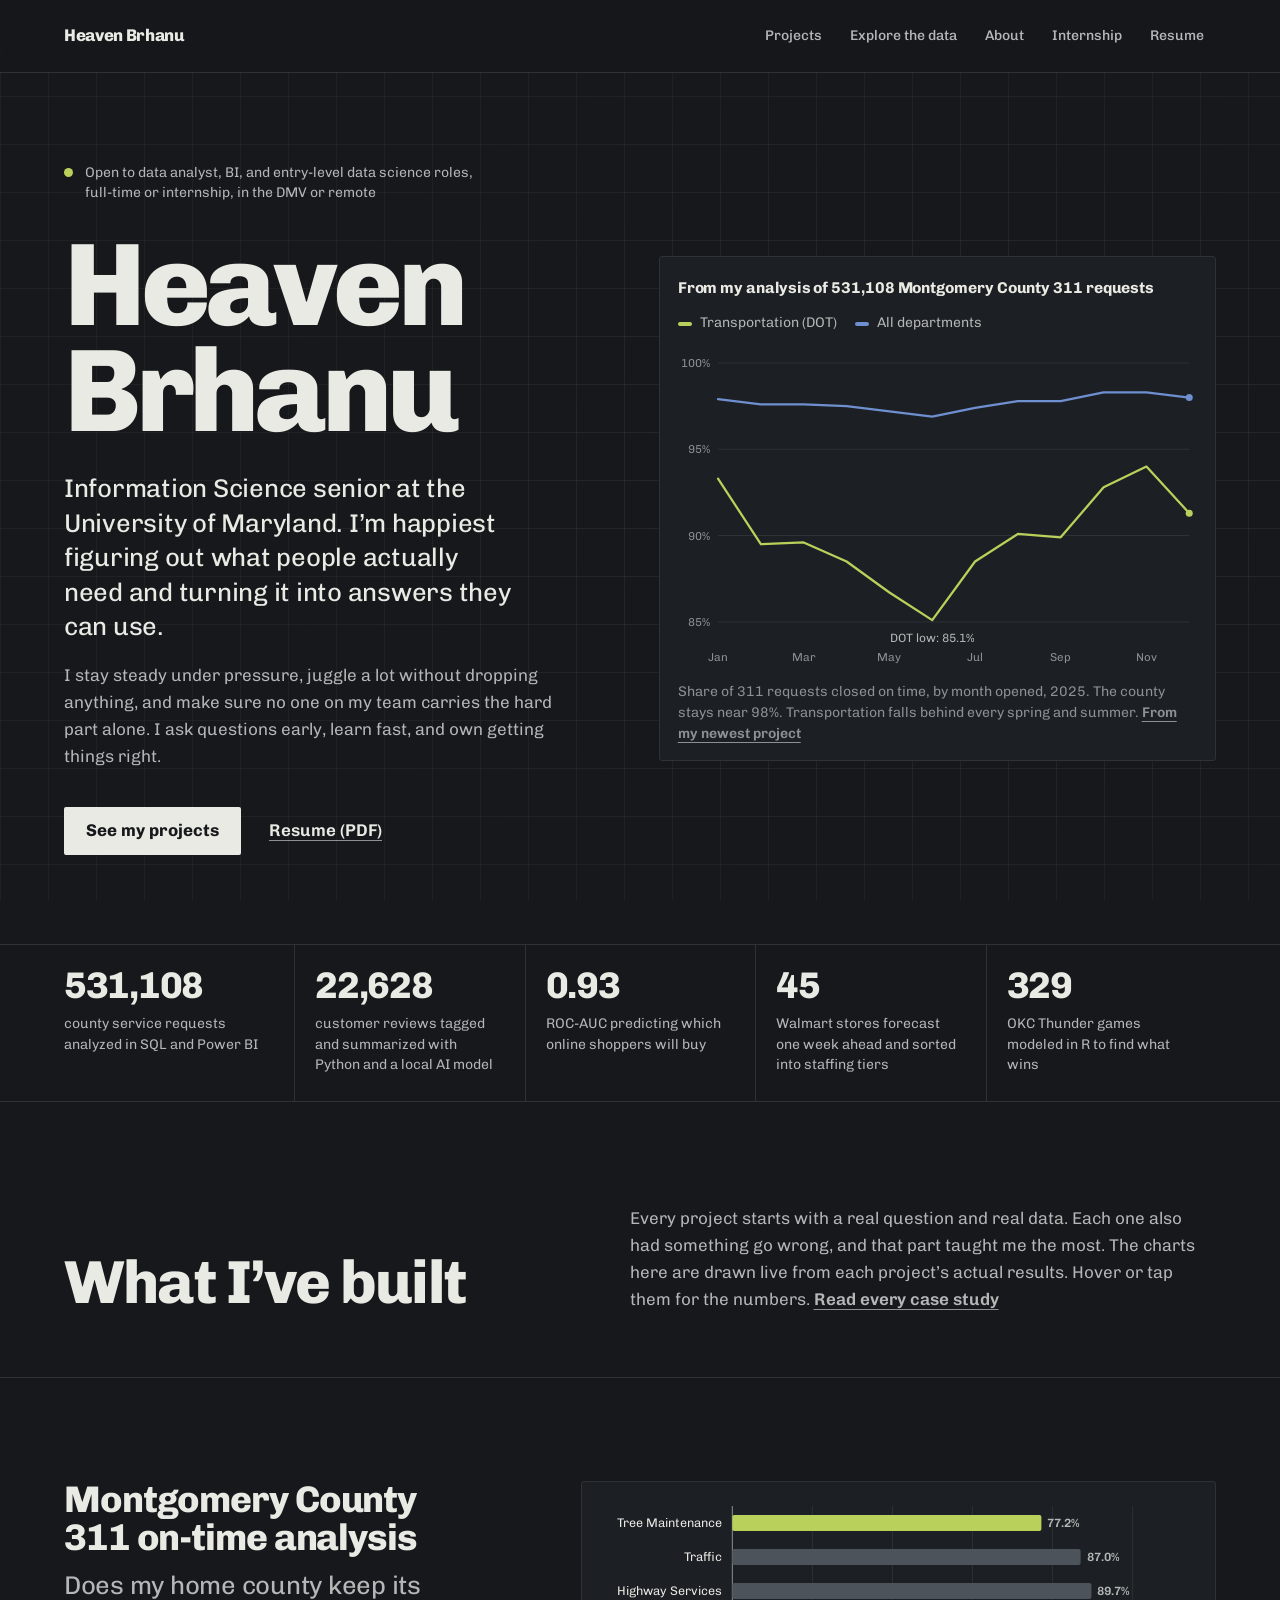
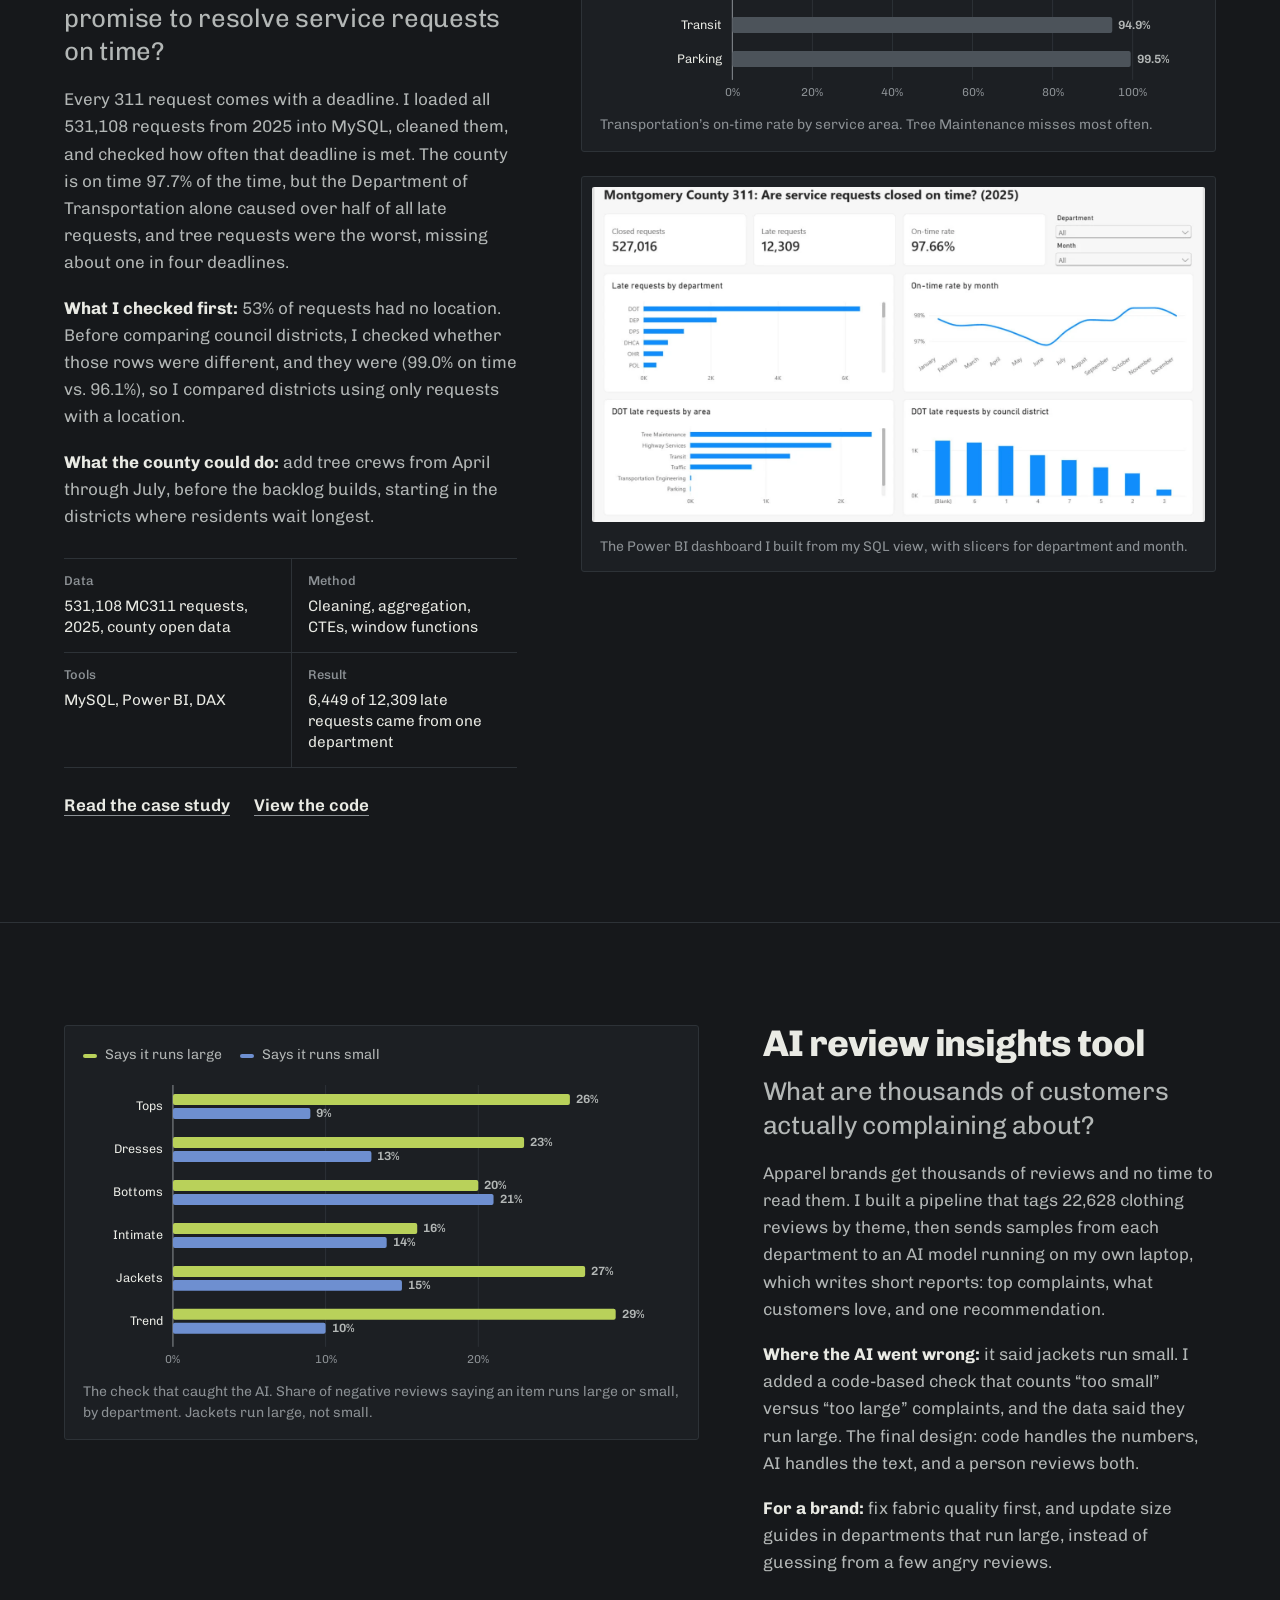
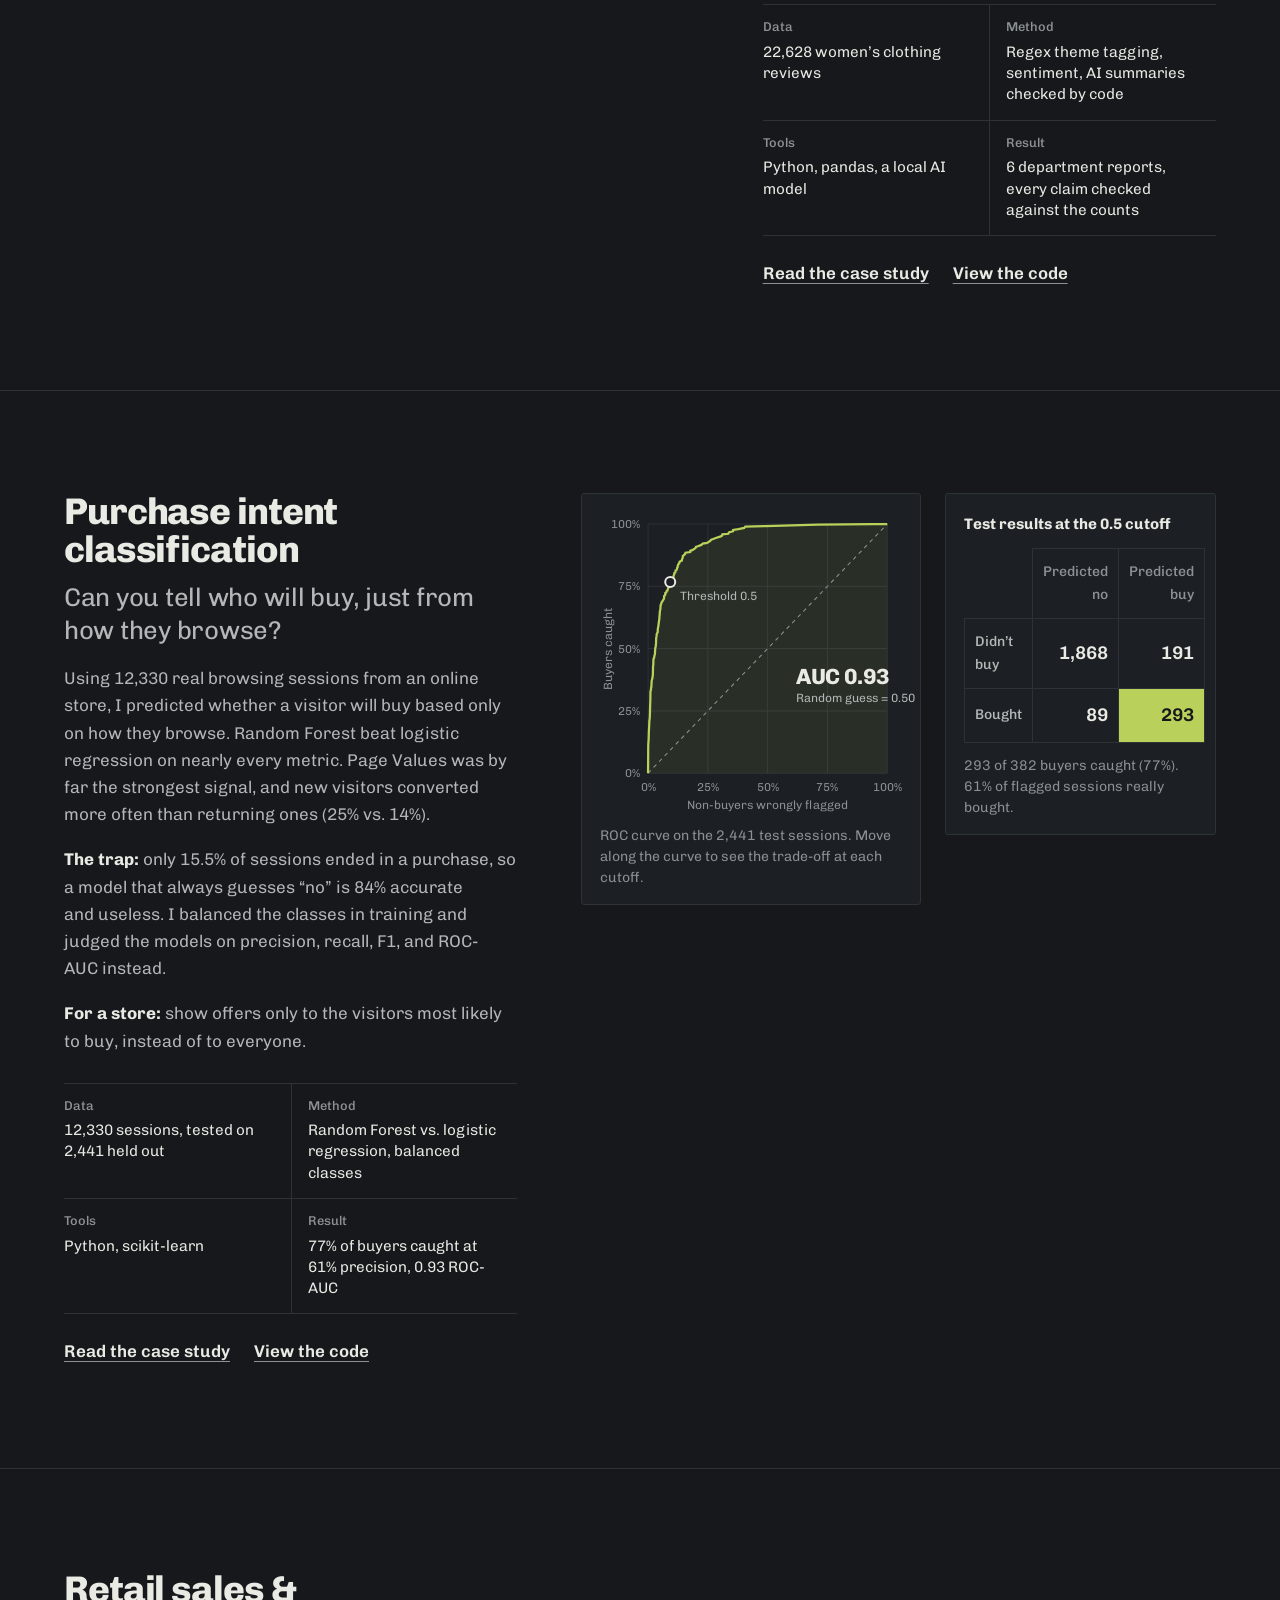
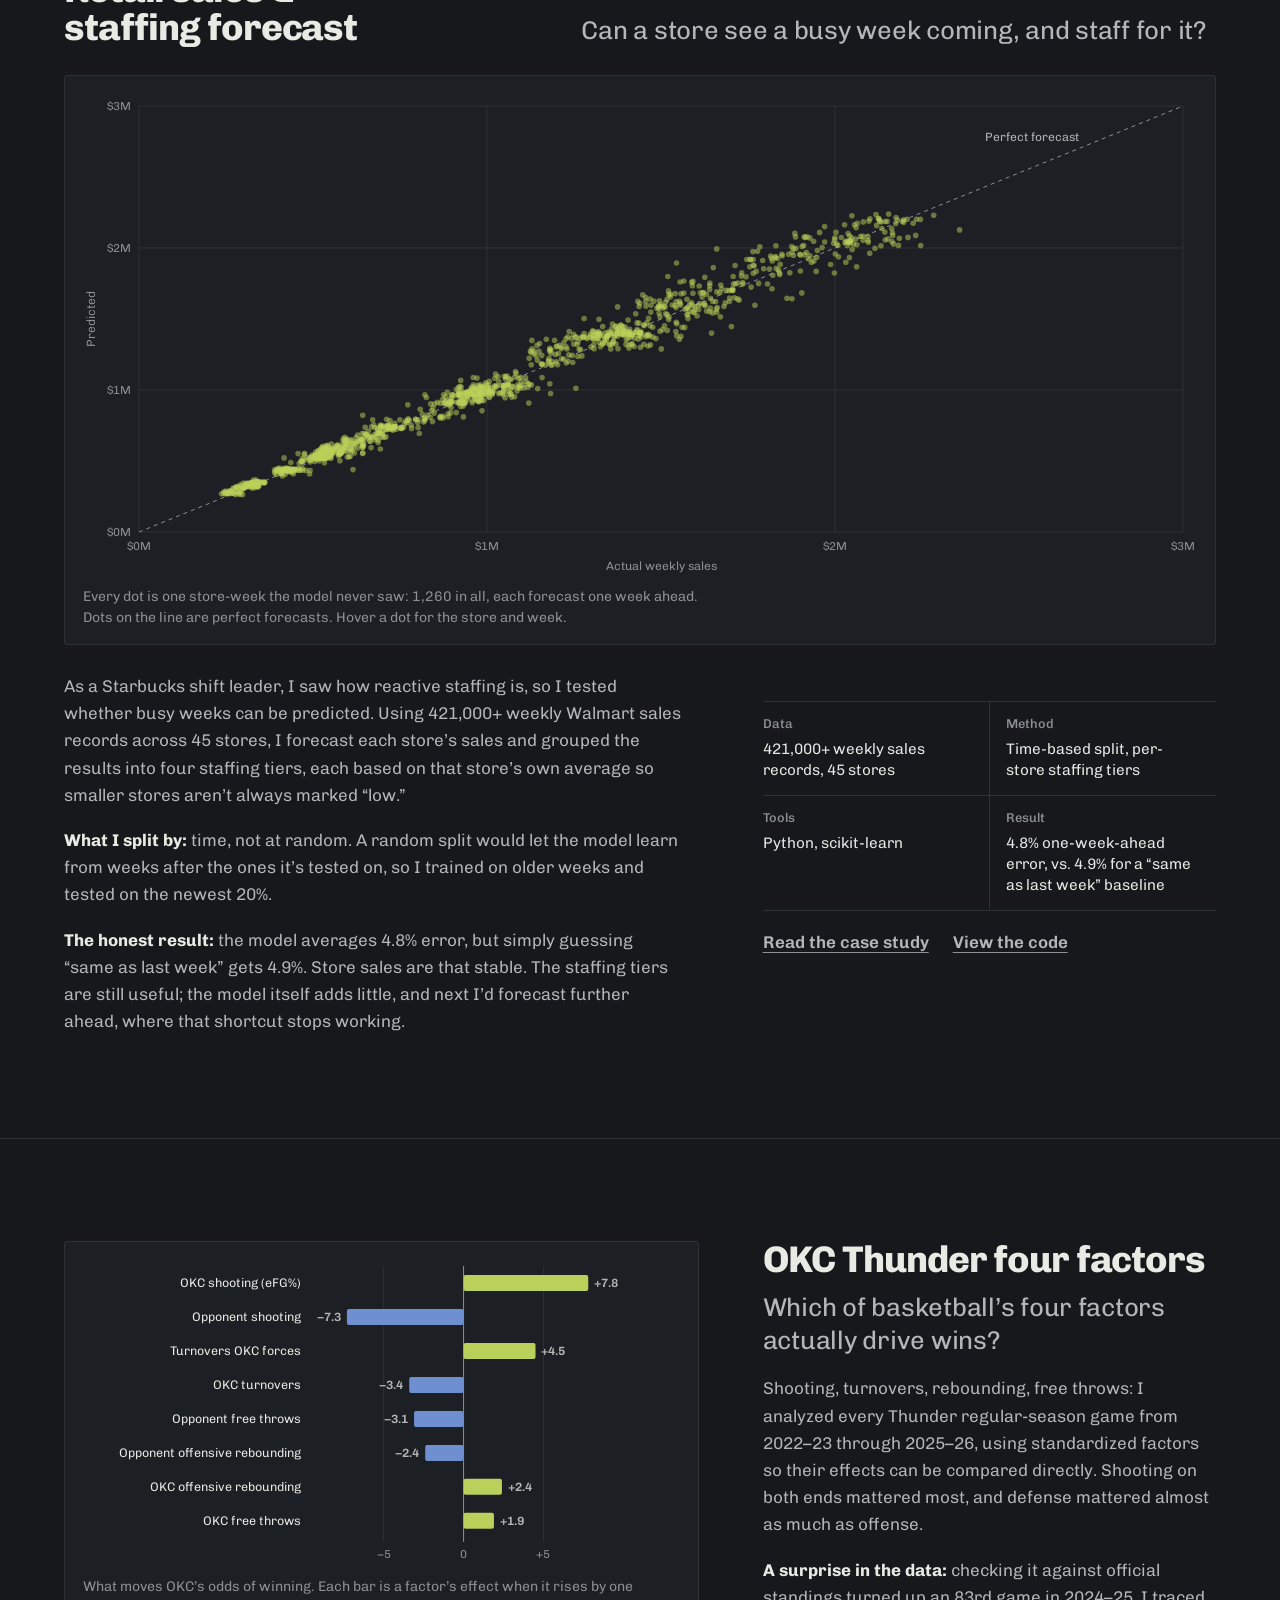
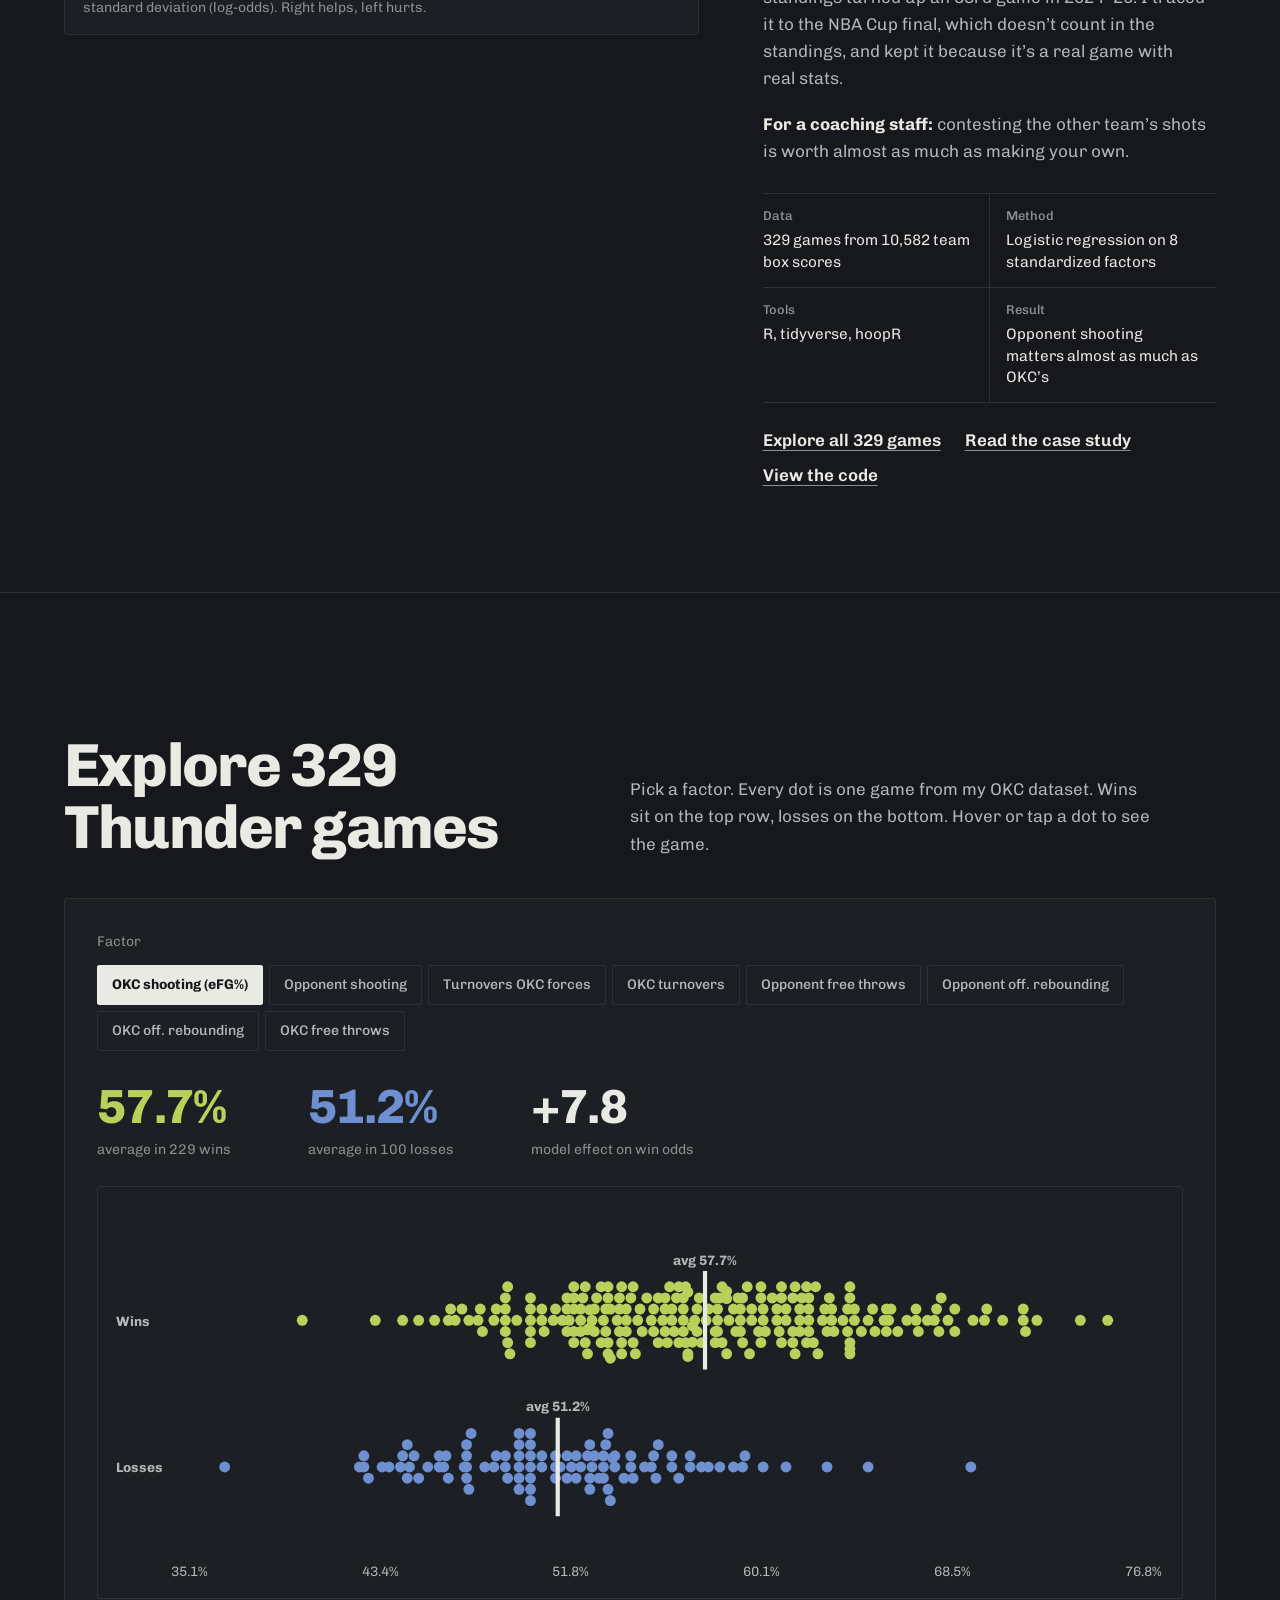
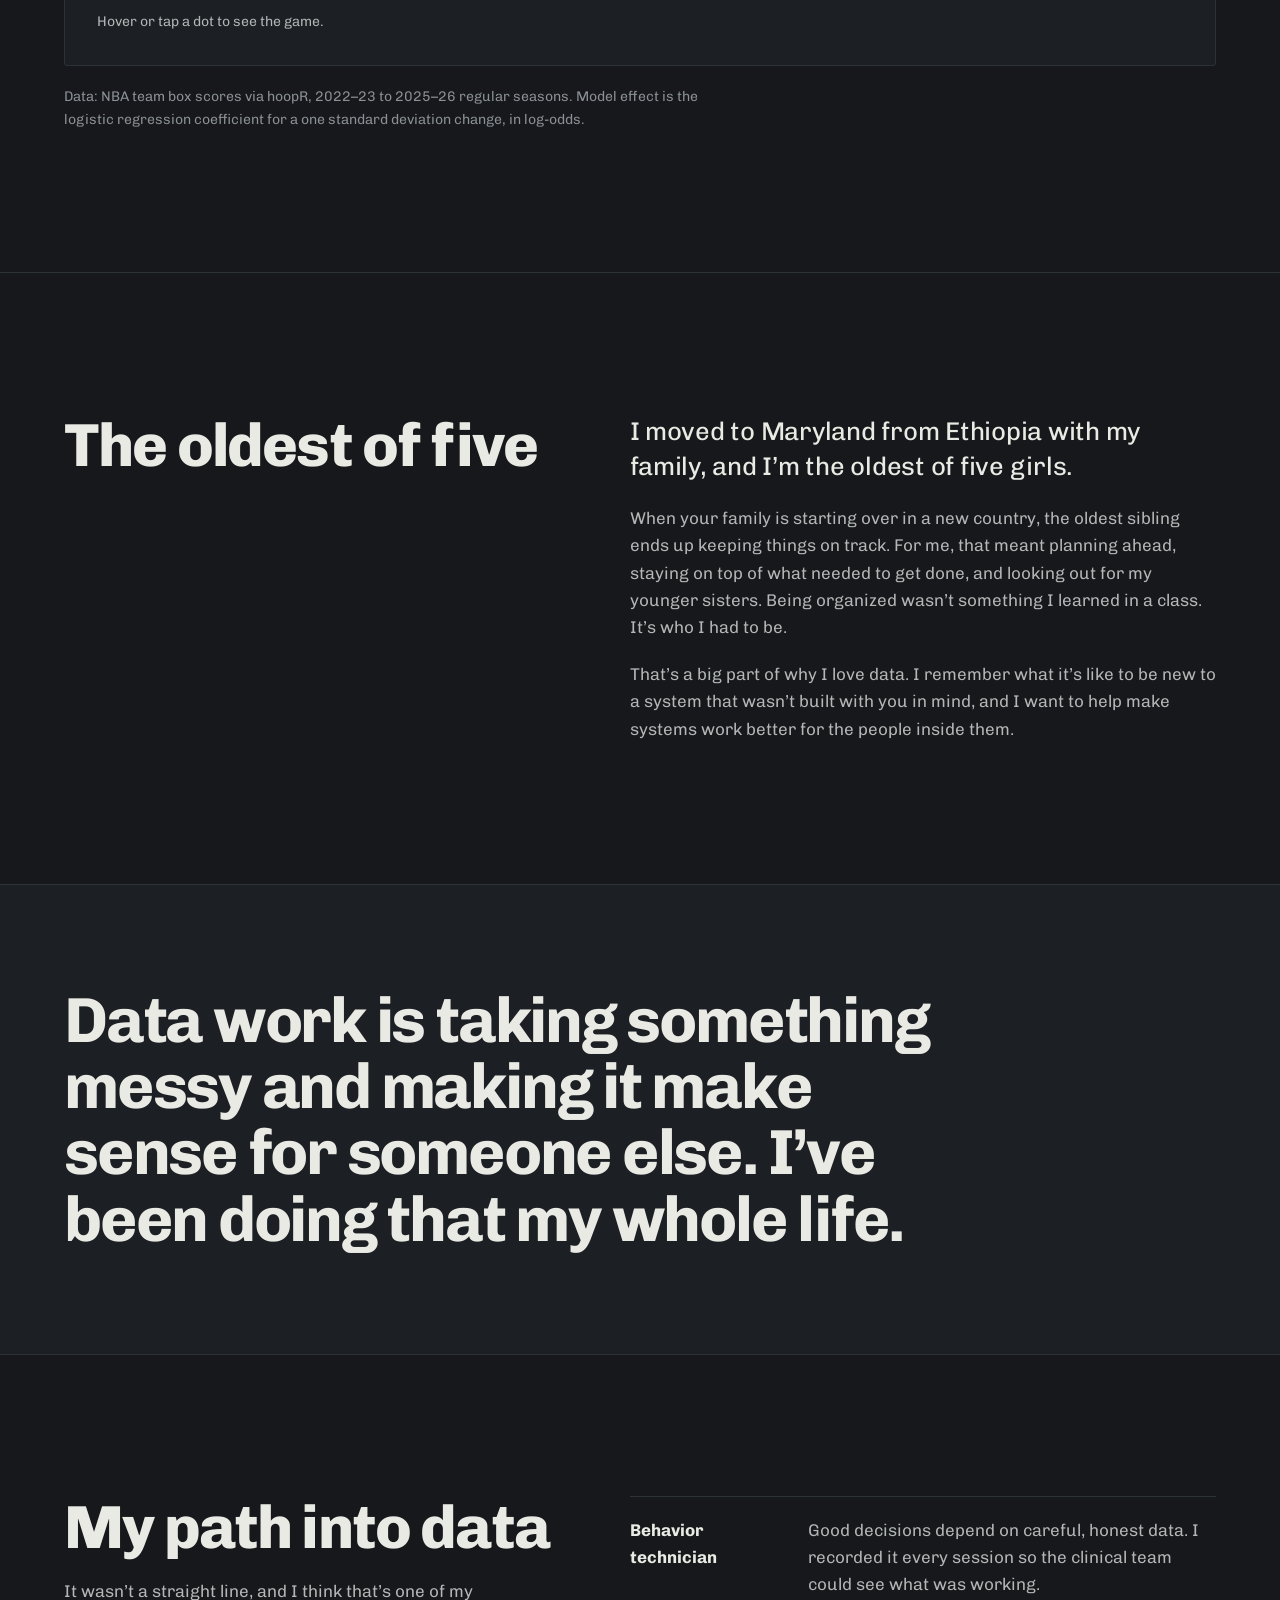
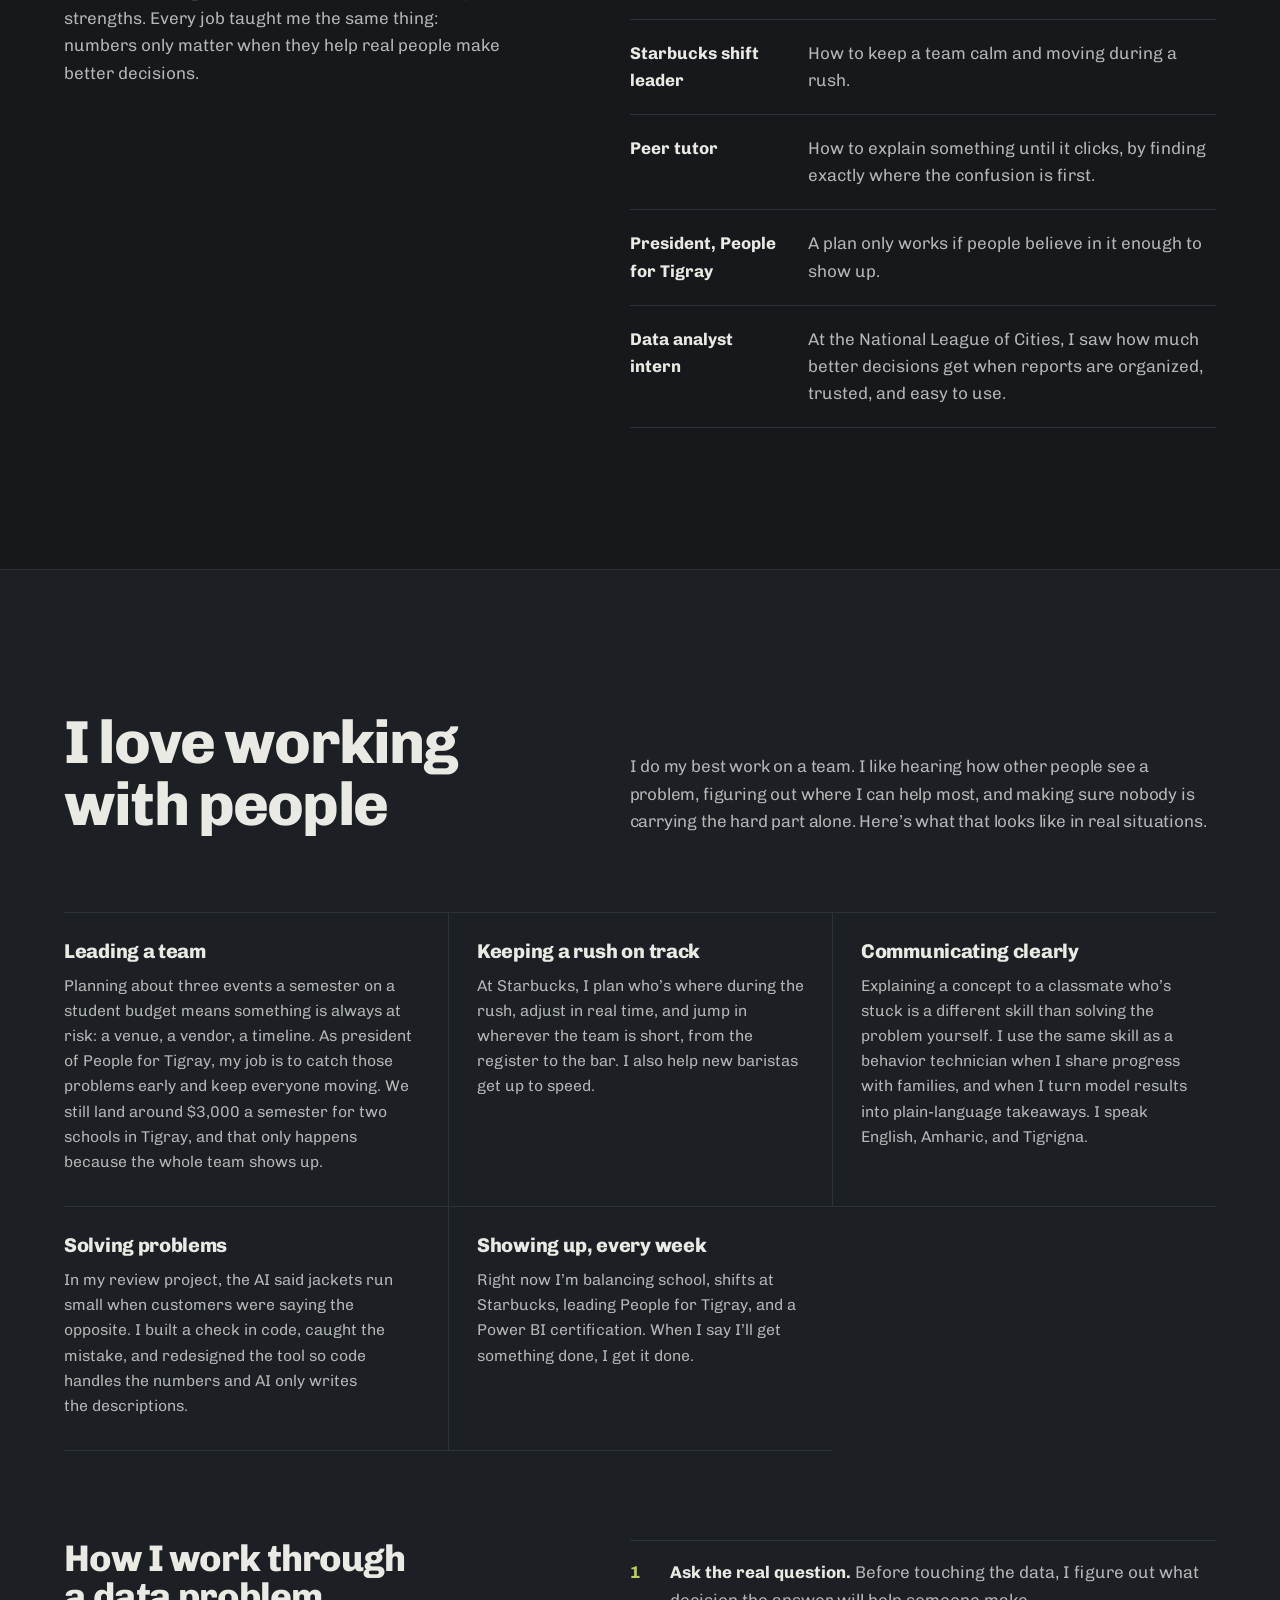
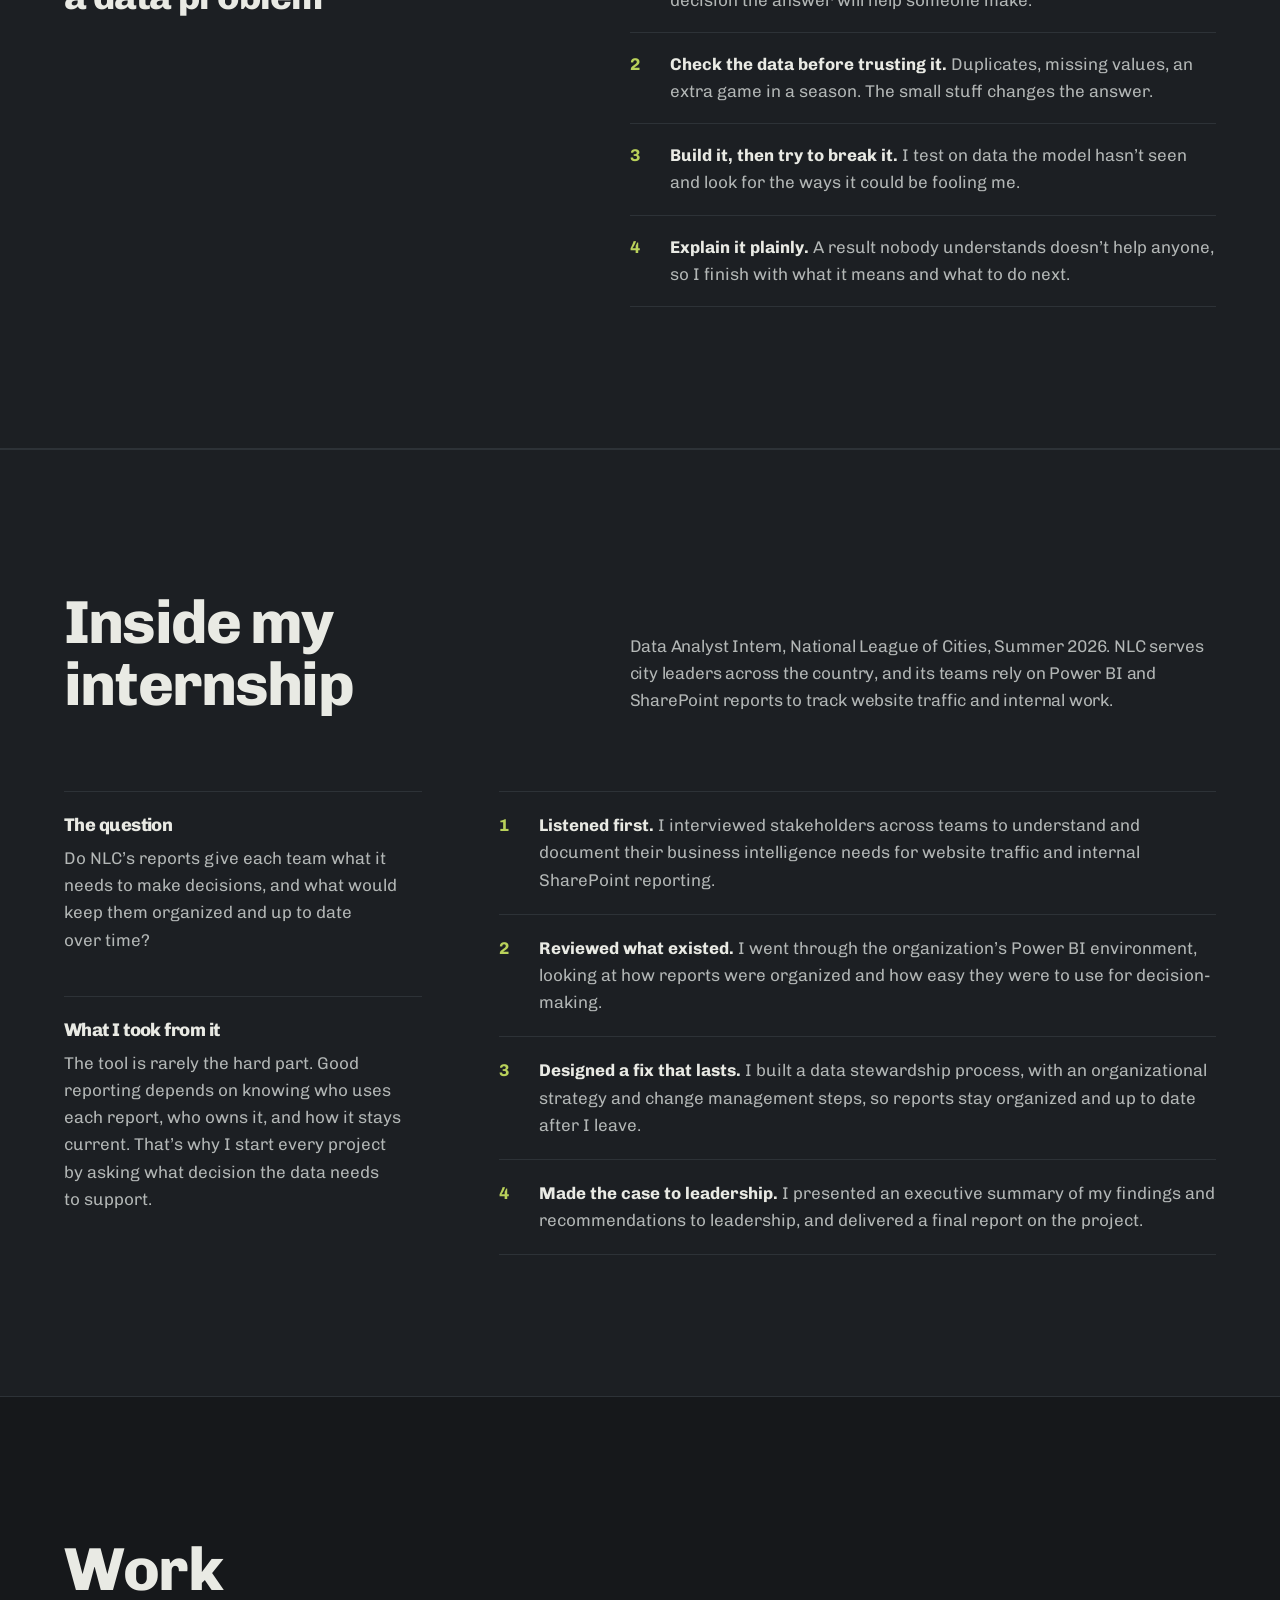
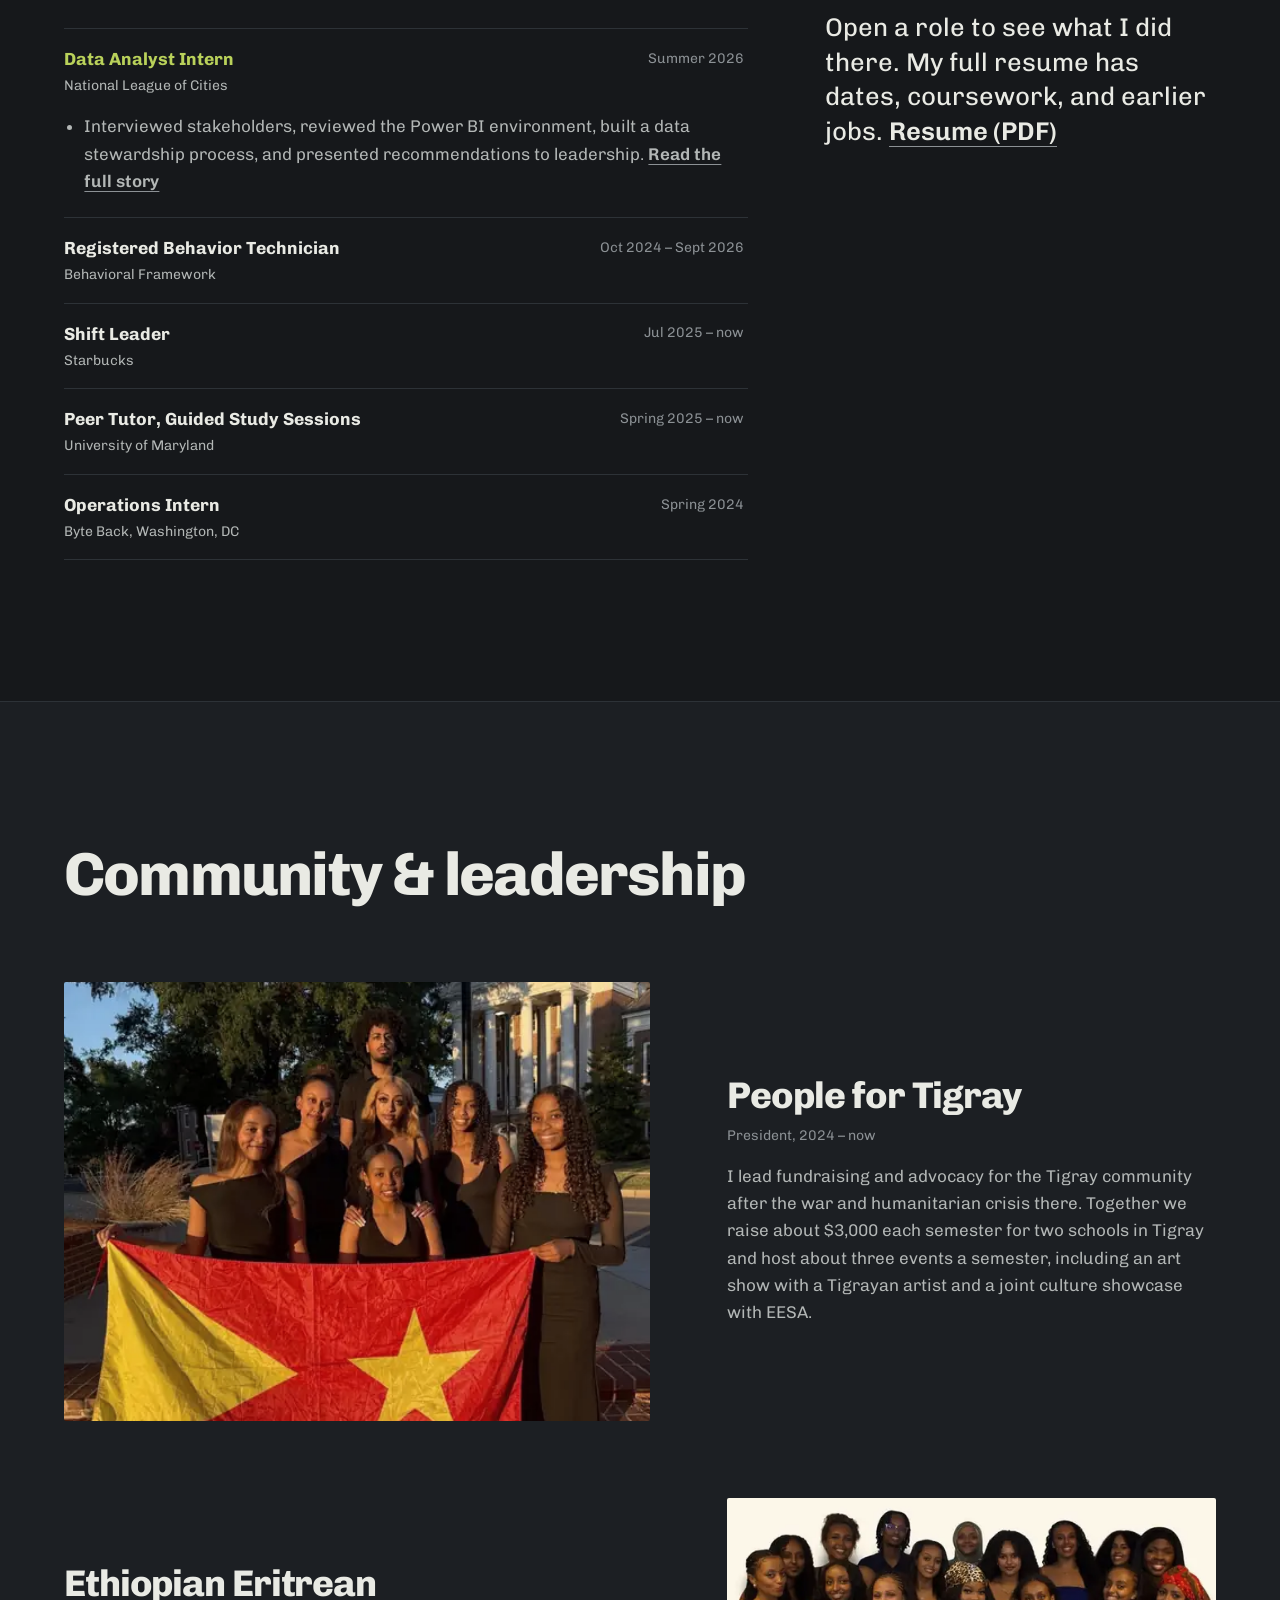
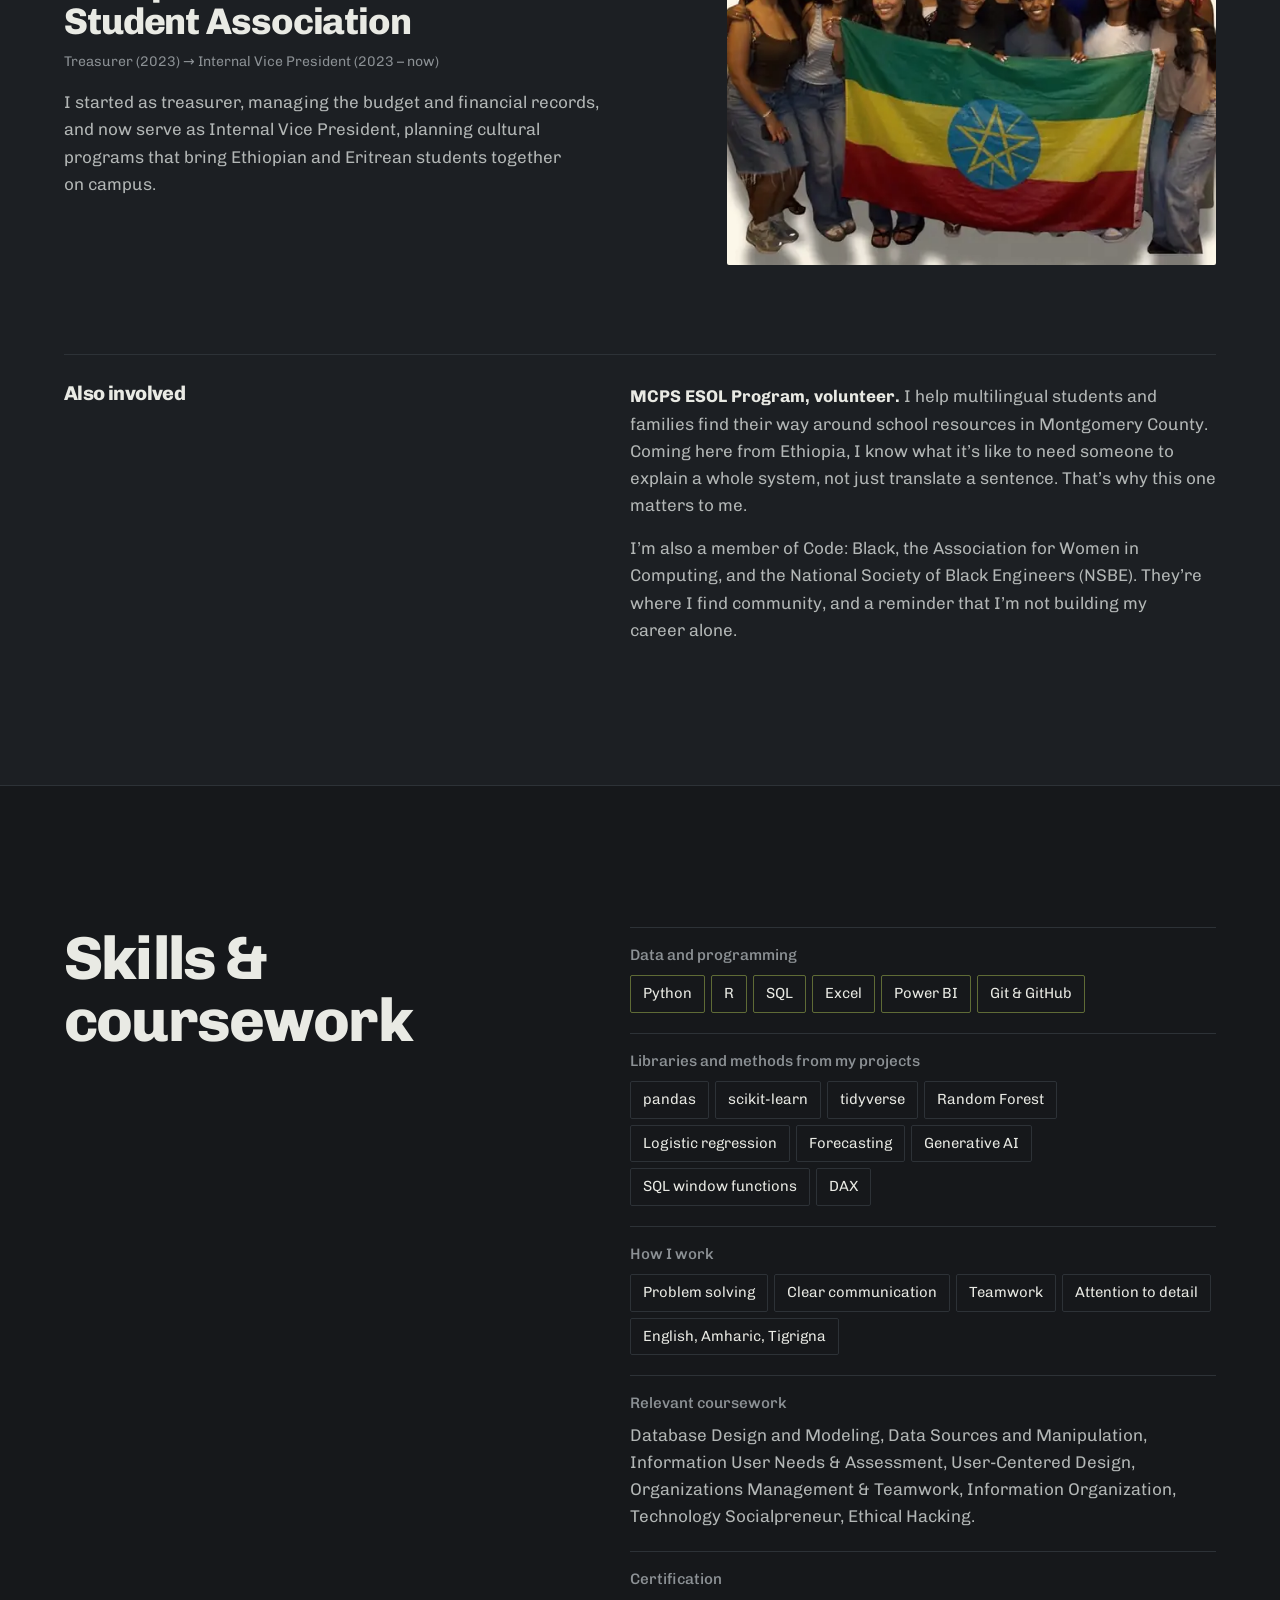
<file: index.html>
<!DOCTYPE html>
<html lang="en">
<head>
<meta charset="UTF-8">
<meta name="viewport" content="width=device-width, initial-scale=1.0">
<title>Heaven Brhanu | Data Portfolio</title>
<meta http-equiv="refresh" content="0; url=portfolio.html">
<link rel="canonical" href="https://heavenb20.github.io/portfolio.html">
<script>location.replace("portfolio.html")</script>
<style>body{margin:0;background:#D4E3FA;color:#1D1C24;font-family:ui-sans-serif,system-ui,Arial,sans-serif;font-size:18px;padding:48px 24px}a{color:inherit;font-weight:700}</style>
</head>
<body>
<p>Heaven Brhanu&rsquo;s portfolio has moved. <a href="portfolio.html">Go to the portfolio</a></p>
</body>
</html>
</file>
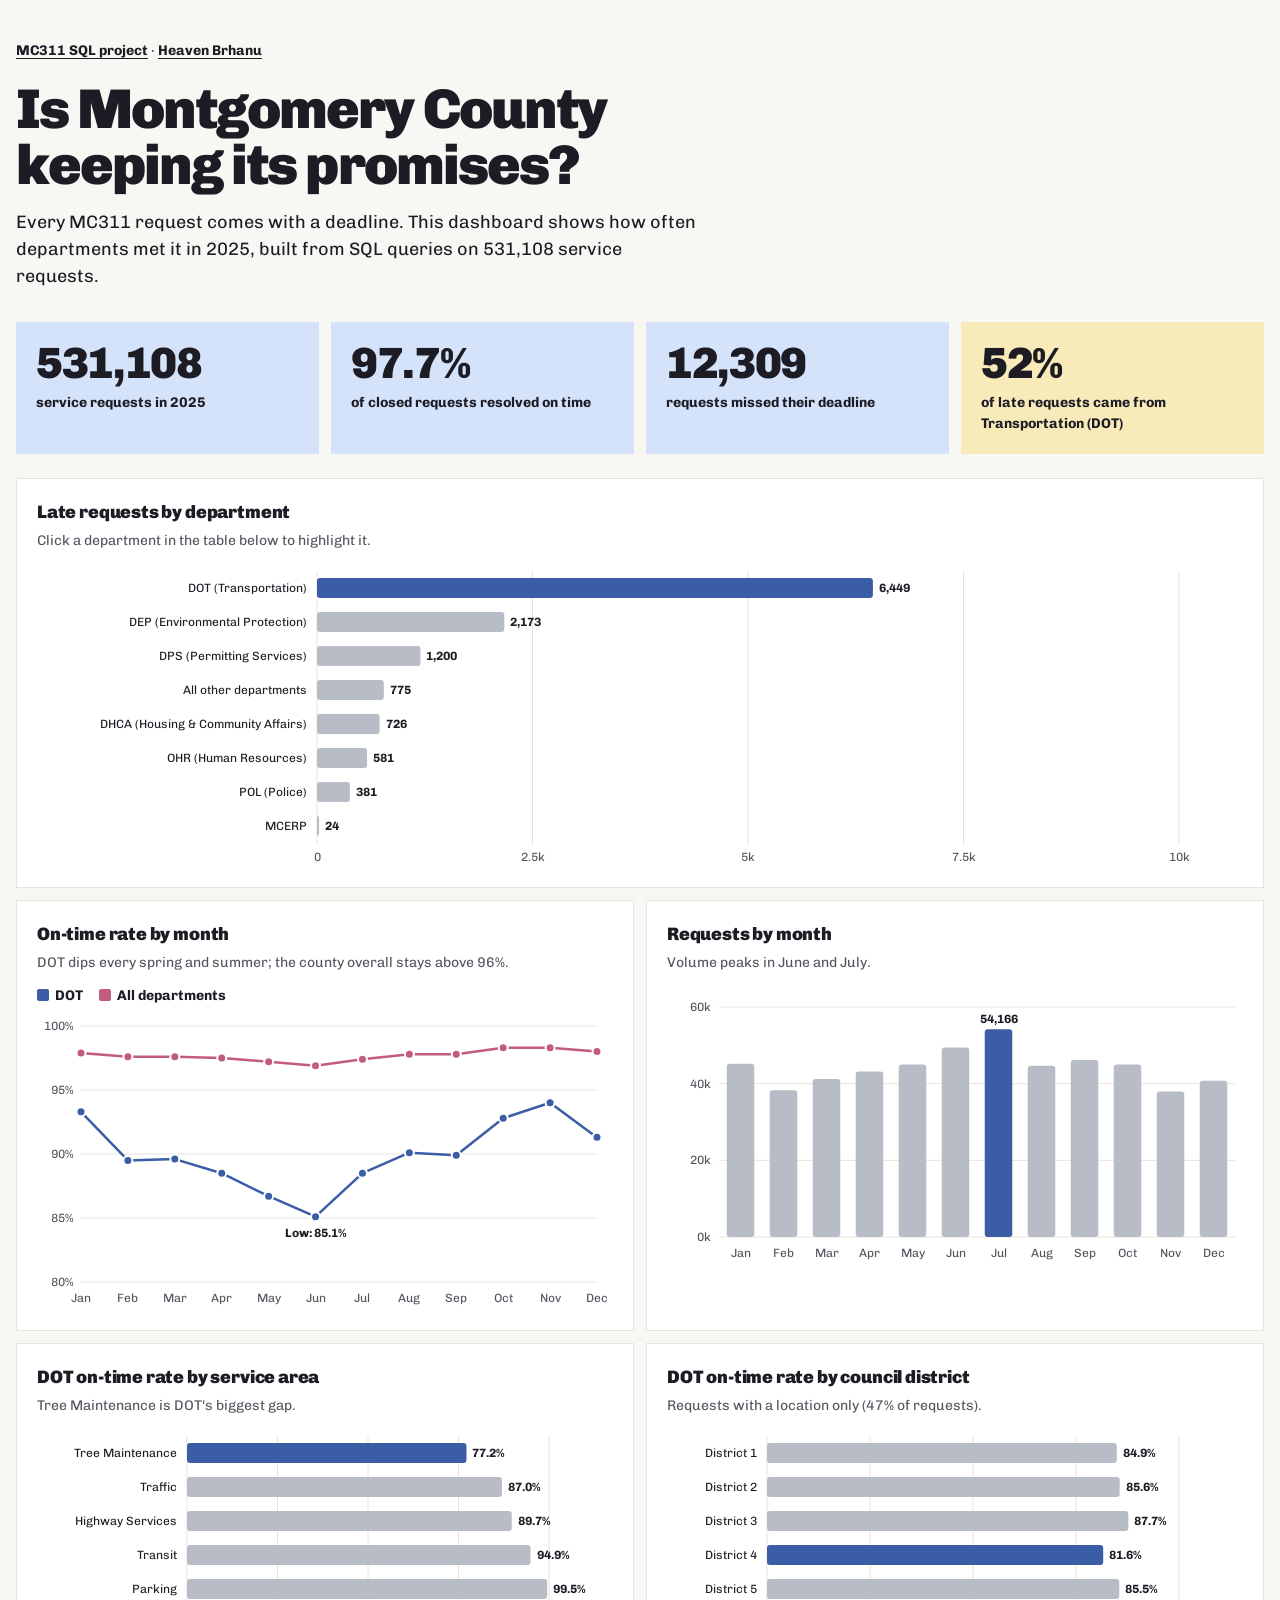
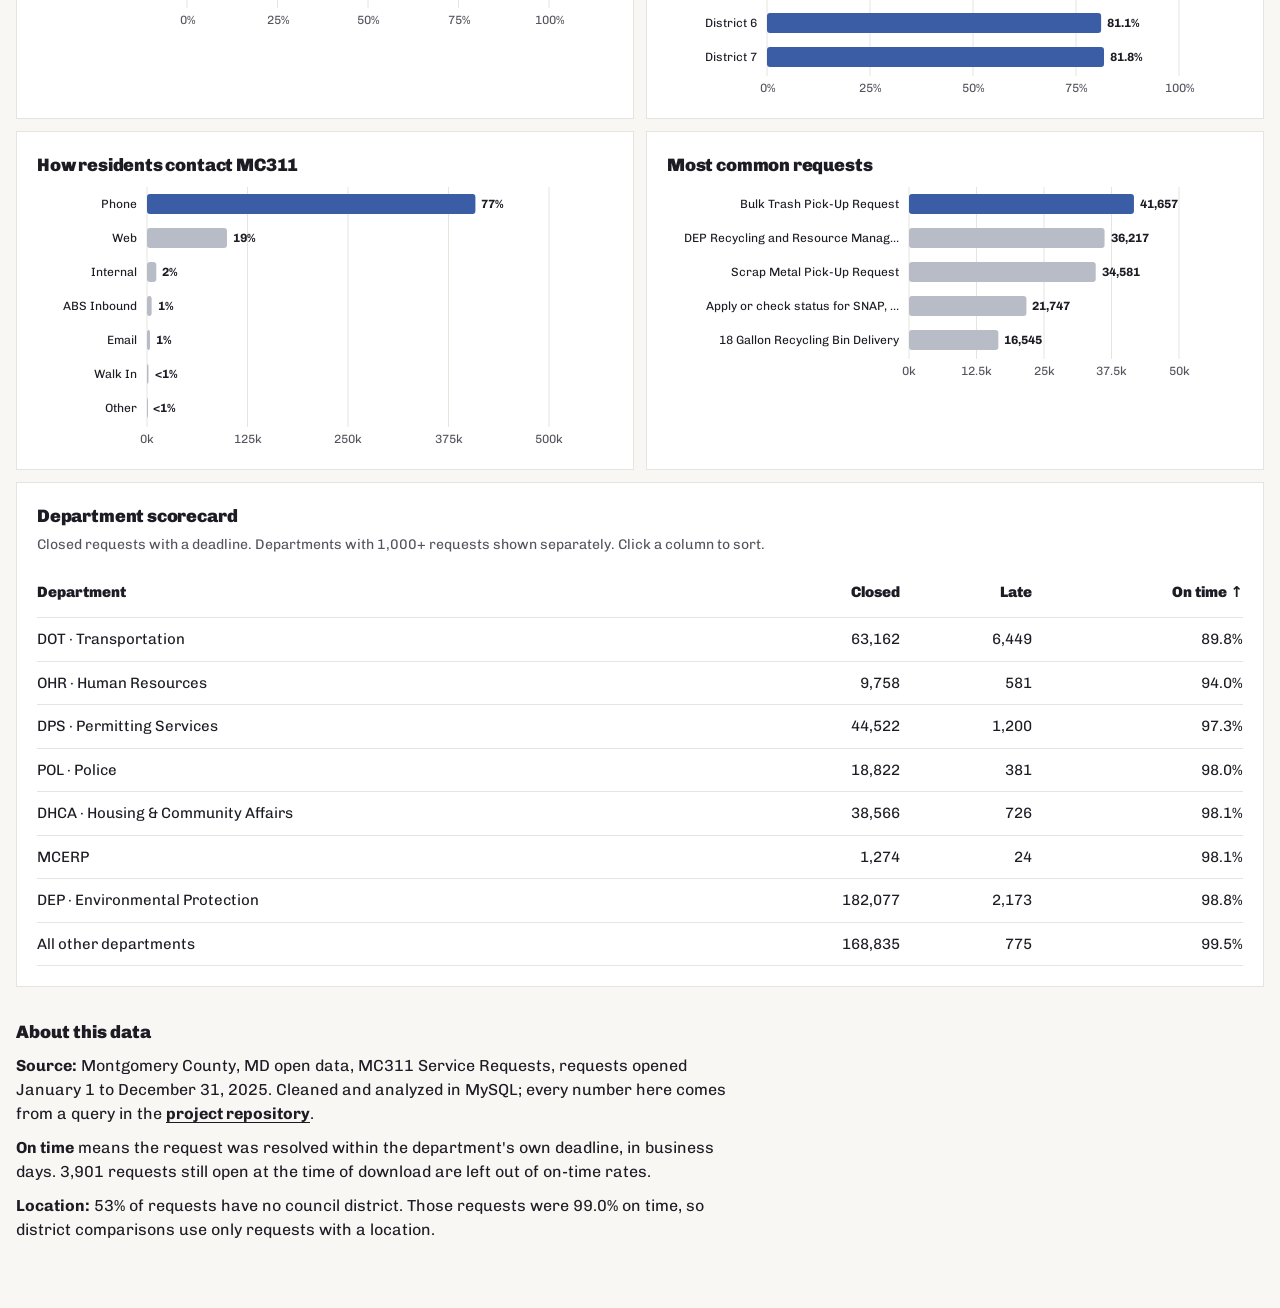
<file: mc311-dashboard/index.html>
<!DOCTYPE html>
<html lang="en">
<head>
<meta charset="UTF-8">
<meta name="viewport" content="width=device-width, initial-scale=1.0">
<title>MC311 On-Time Dashboard | Heaven Brhanu</title>
<meta name="description" content="How often Montgomery County, MD resolved 2025 MC311 service requests by their deadline, by department, month, service area, and council district.">
<link rel="preconnect" href="https://fonts.googleapis.com">
<link rel="preconnect" href="https://fonts.gstatic.com" crossorigin>
<link href="https://fonts.googleapis.com/css2?family=Chivo:wght@400;700;900&display=swap" rel="stylesheet">
<link rel="stylesheet" href="dashboard.css">
</head>
<body>
<header class="top wrap">
  <p class="crumb"><a href="https://github.com/Heavenb20/m311-service-requests-sql">MC311 SQL project</a> &middot; <a href="https://heavenb20.github.io/portfolio.html">Heaven Brhanu</a></p>
  <h1>Is Montgomery County keeping its promises?</h1>
  <p class="sub">Every MC311 request comes with a deadline. This dashboard shows how often departments met it in 2025, built from SQL queries on <span class="num" data-total="requests"></span> service requests.</p>
</header>

<main class="wrap">
  <section class="kpis" aria-label="Key numbers">
    <div class="kpi"><b class="num" data-total="requests"></b><span>service requests in 2025</span></div>
    <div class="kpi"><b class="num" id="kpi-ontime"></b><span>of closed requests resolved on time</span></div>
    <div class="kpi"><b class="num" data-total="late"></b><span>requests missed their deadline</span></div>
    <div class="kpi kpi-alert"><b class="num" id="kpi-dot"></b><span>of late requests came from Transportation (DOT)</span></div>
  </section>

  <div class="grid">
    <section class="panel wide-panel" aria-labelledby="t-dept">
      <h2 id="t-dept">Late requests by department</h2>
      <p class="note">Click a department in the table below to highlight it.</p>
      <div class="chart" id="c-dept"></div>
    </section>

    <section class="panel" aria-labelledby="t-month">
      <h2 id="t-month">On-time rate by month</h2>
      <p class="note">DOT dips every spring and summer; the county overall stays above 96%.</p>
      <div class="legend"><span><i class="sw sw-dot"></i>DOT</span><span><i class="sw sw-all"></i>All departments</span></div>
      <div class="chart" id="c-month"></div>
    </section>

    <section class="panel" aria-labelledby="t-vol">
      <h2 id="t-vol">Requests by month</h2>
      <p class="note">Volume peaks in June and July.</p>
      <div class="chart" id="c-vol"></div>
    </section>

    <section class="panel" aria-labelledby="t-area">
      <h2 id="t-area">DOT on-time rate by service area</h2>
      <p class="note">Tree Maintenance is DOT's biggest gap.</p>
      <div class="chart" id="c-area"></div>
    </section>

    <section class="panel" aria-labelledby="t-dist">
      <h2 id="t-dist">DOT on-time rate by council district</h2>
      <p class="note">Requests with a location only (47% of requests).</p>
      <div class="chart" id="c-dist"></div>
    </section>

    <section class="panel" aria-labelledby="t-src">
      <h2 id="t-src">How residents contact MC311</h2>
      <div class="chart" id="c-src"></div>
    </section>

    <section class="panel" aria-labelledby="t-top">
      <h2 id="t-top">Most common requests</h2>
      <div class="chart" id="c-top"></div>
    </section>

    <section class="panel wide-panel" aria-labelledby="t-table">
      <h2 id="t-table">Department scorecard</h2>
      <p class="note">Closed requests with a deadline. Departments with 1,000+ requests shown separately. Click a column to sort.</p>
      <div class="table-wrap">
        <table id="scorecard">
          <thead><tr>
            <th scope="col"><button type="button" data-sort="department_name">Department</button></th>
            <th scope="col" class="n"><button type="button" data-sort="closed_requests">Closed</button></th>
            <th scope="col" class="n"><button type="button" data-sort="late_requests">Late</button></th>
            <th scope="col" class="n"><button type="button" data-sort="pct_on_time">On time</button></th>
          </tr></thead>
          <tbody></tbody>
        </table>
      </div>
    </section>
  </div>

  <section class="about" aria-labelledby="t-about">
    <h2 id="t-about">About this data</h2>
    <p><b>Source:</b> Montgomery County, MD open data, MC311 Service Requests, requests opened January 1 to December 31, 2025. Cleaned and analyzed in MySQL; every number here comes from a query in the <a href="https://github.com/Heavenb20/m311-service-requests-sql">project repository</a>.</p>
    <p><b>On time</b> means the request was resolved within the department's own deadline, in business days. 3,901 requests still open at the time of download are left out of on-time rates.</p>
    <p><b>Location:</b> 53% of requests have no council district. Those requests were 99.0% on time, so district comparisons use only requests with a location.</p>
  </section>
</main>

<div class="tip" id="tip" role="status" aria-live="polite" hidden></div>
<noscript><p class="wrap">This dashboard needs JavaScript to draw its charts. The numbers are also in the project's results folder.</p></noscript>
<script src="data.js" defer></script>
<script src="dashboard.js" defer></script>
</body>
</html>
</file>
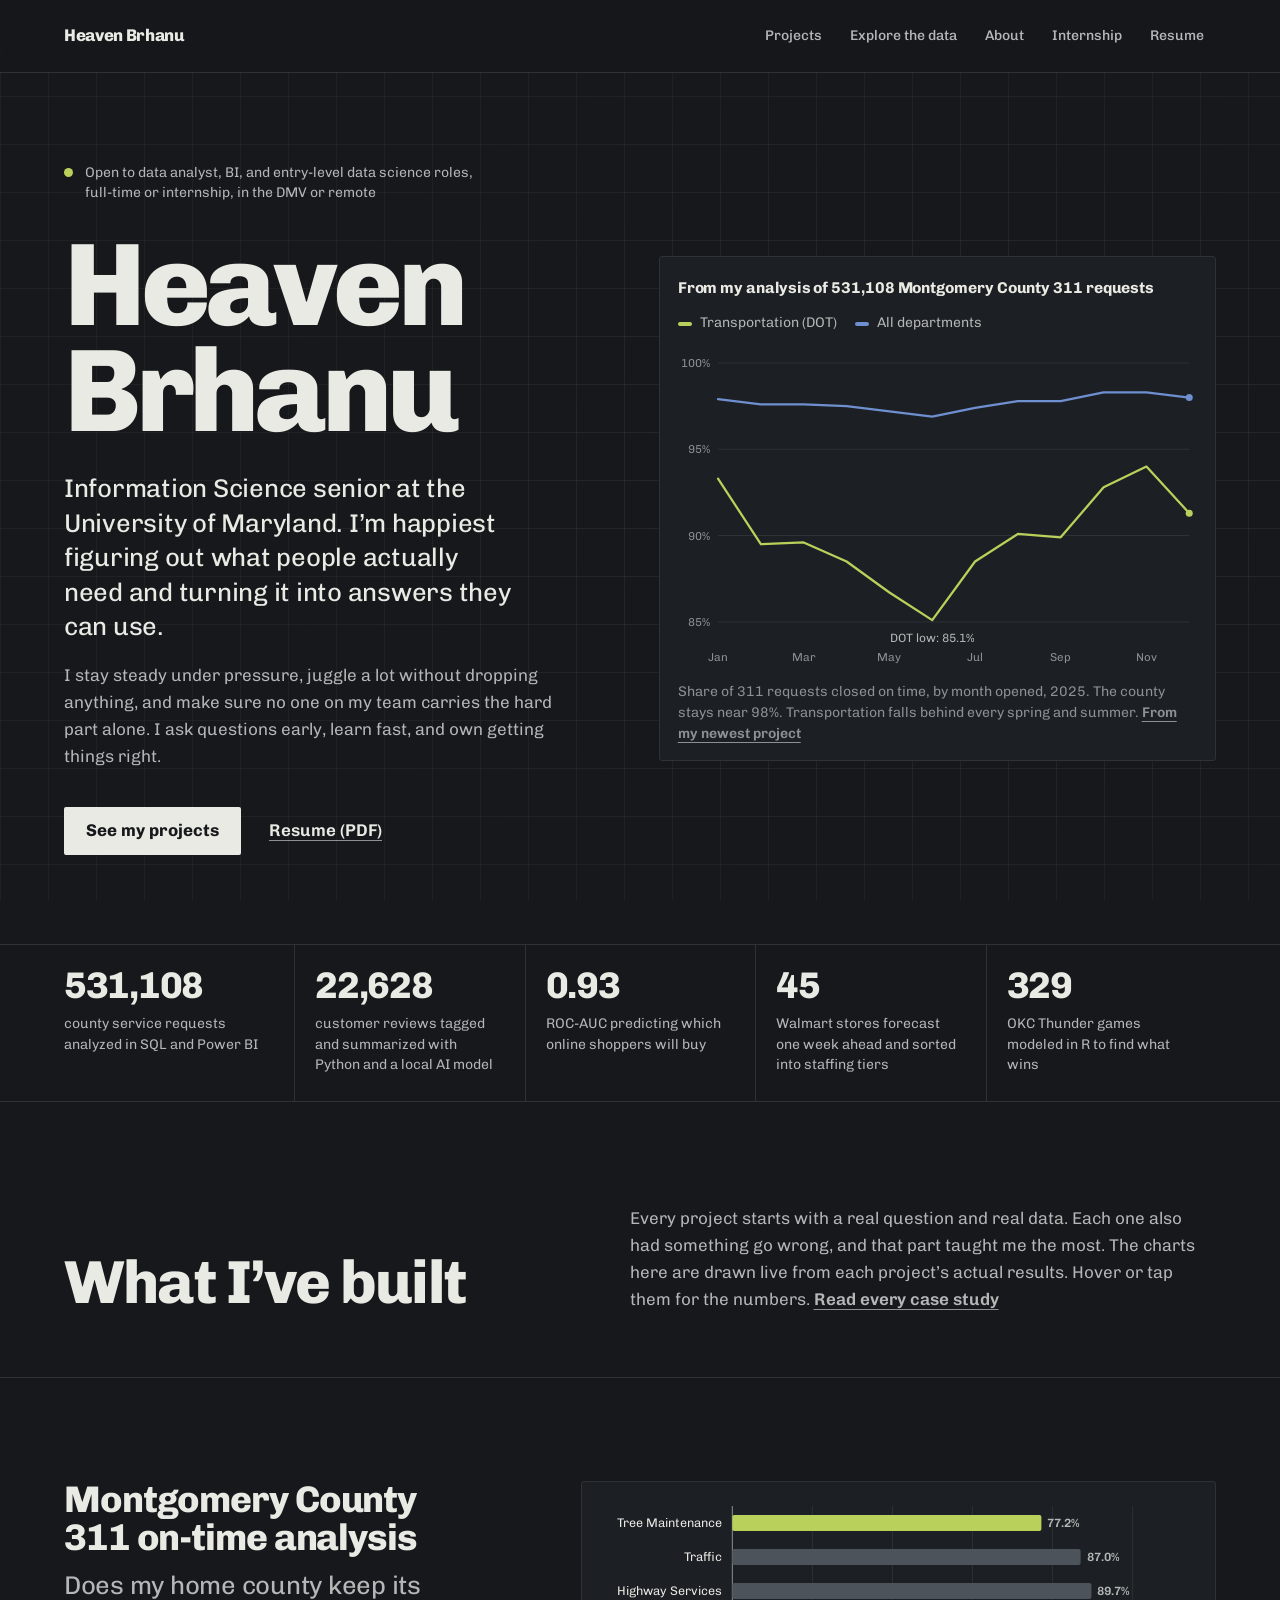
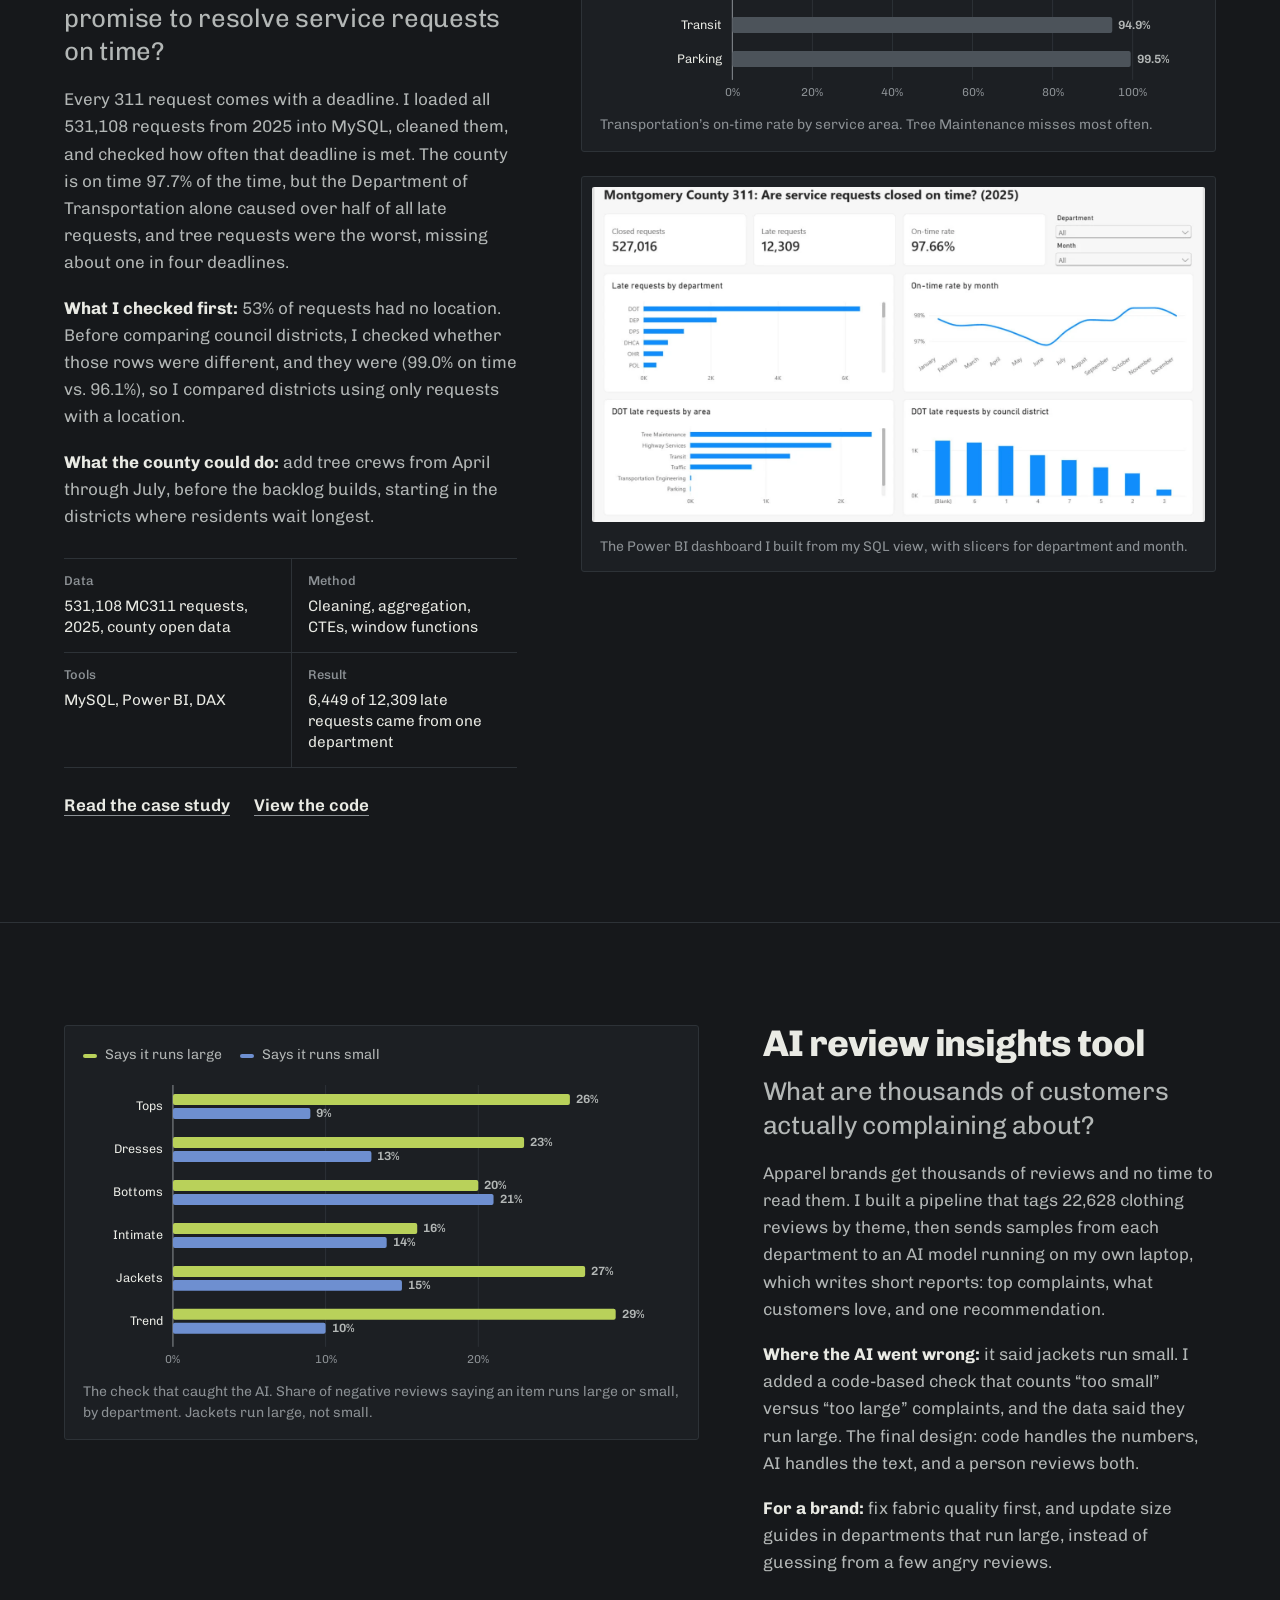
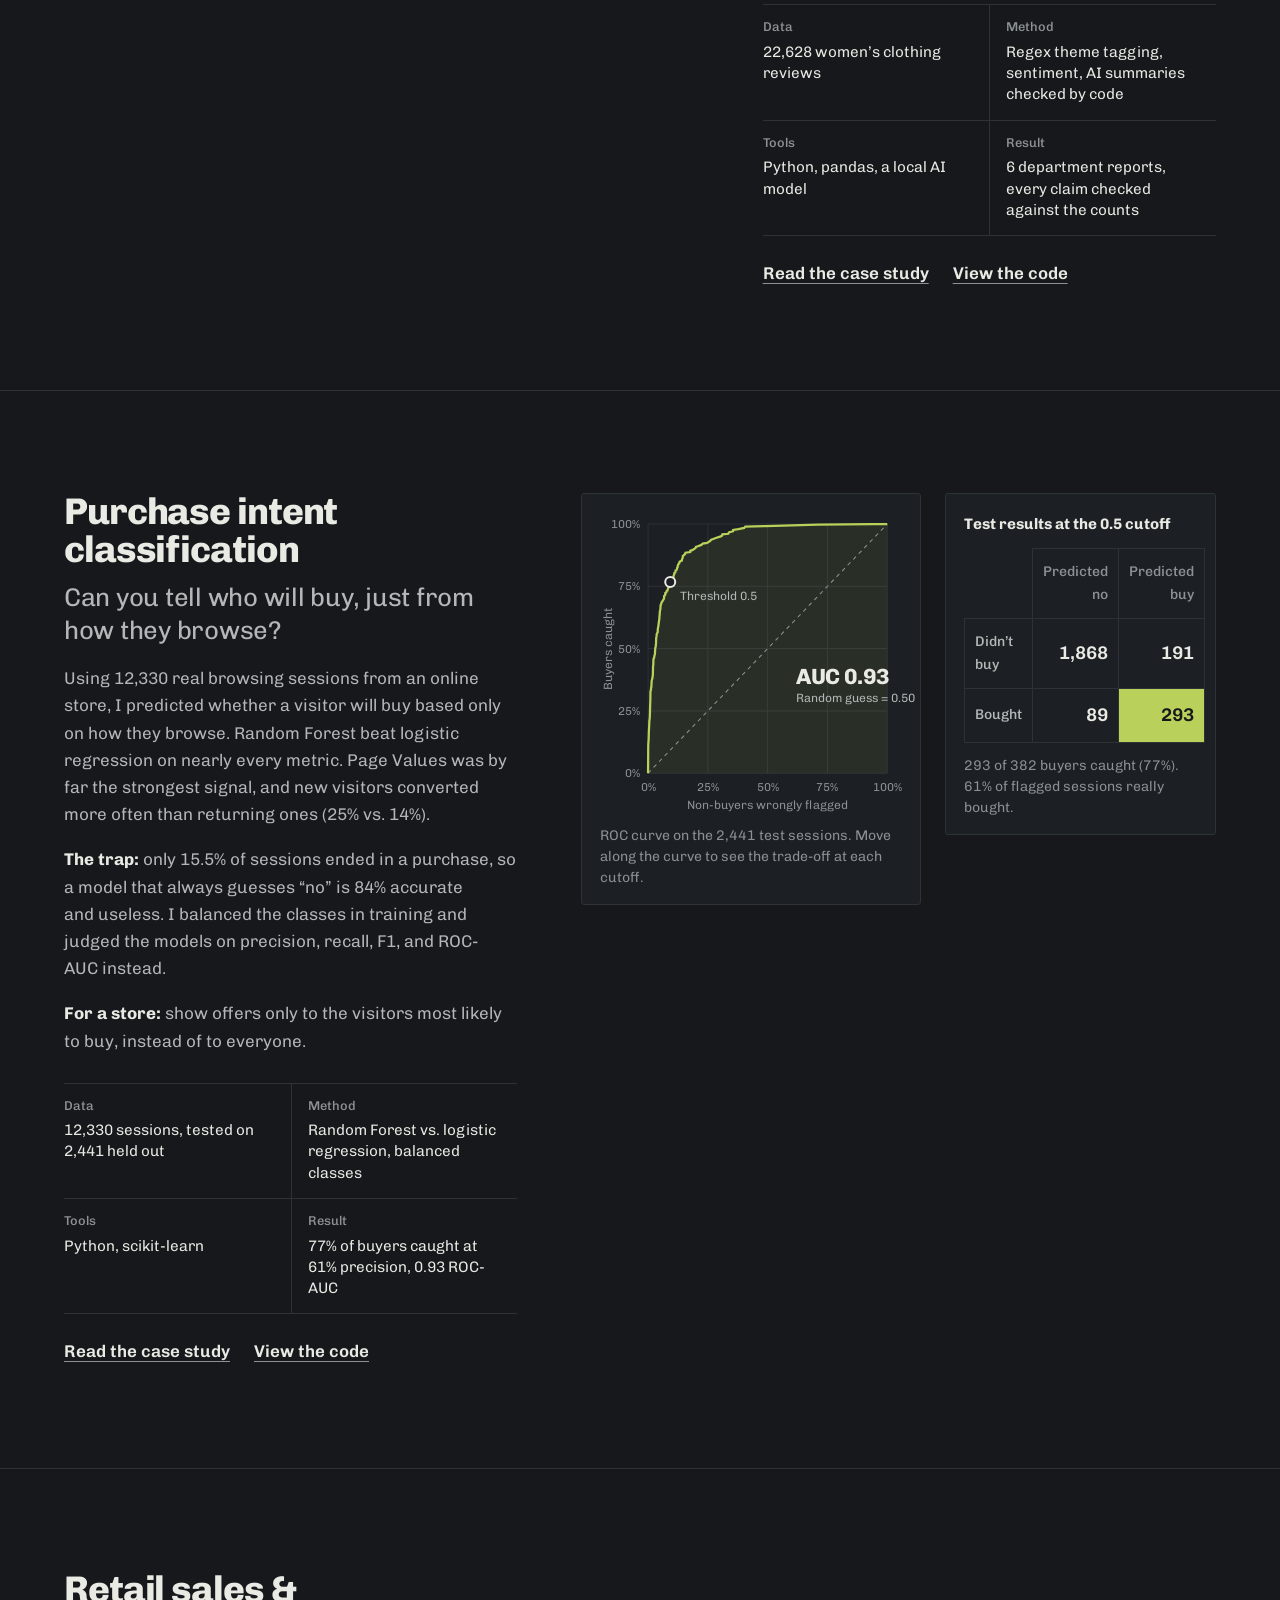
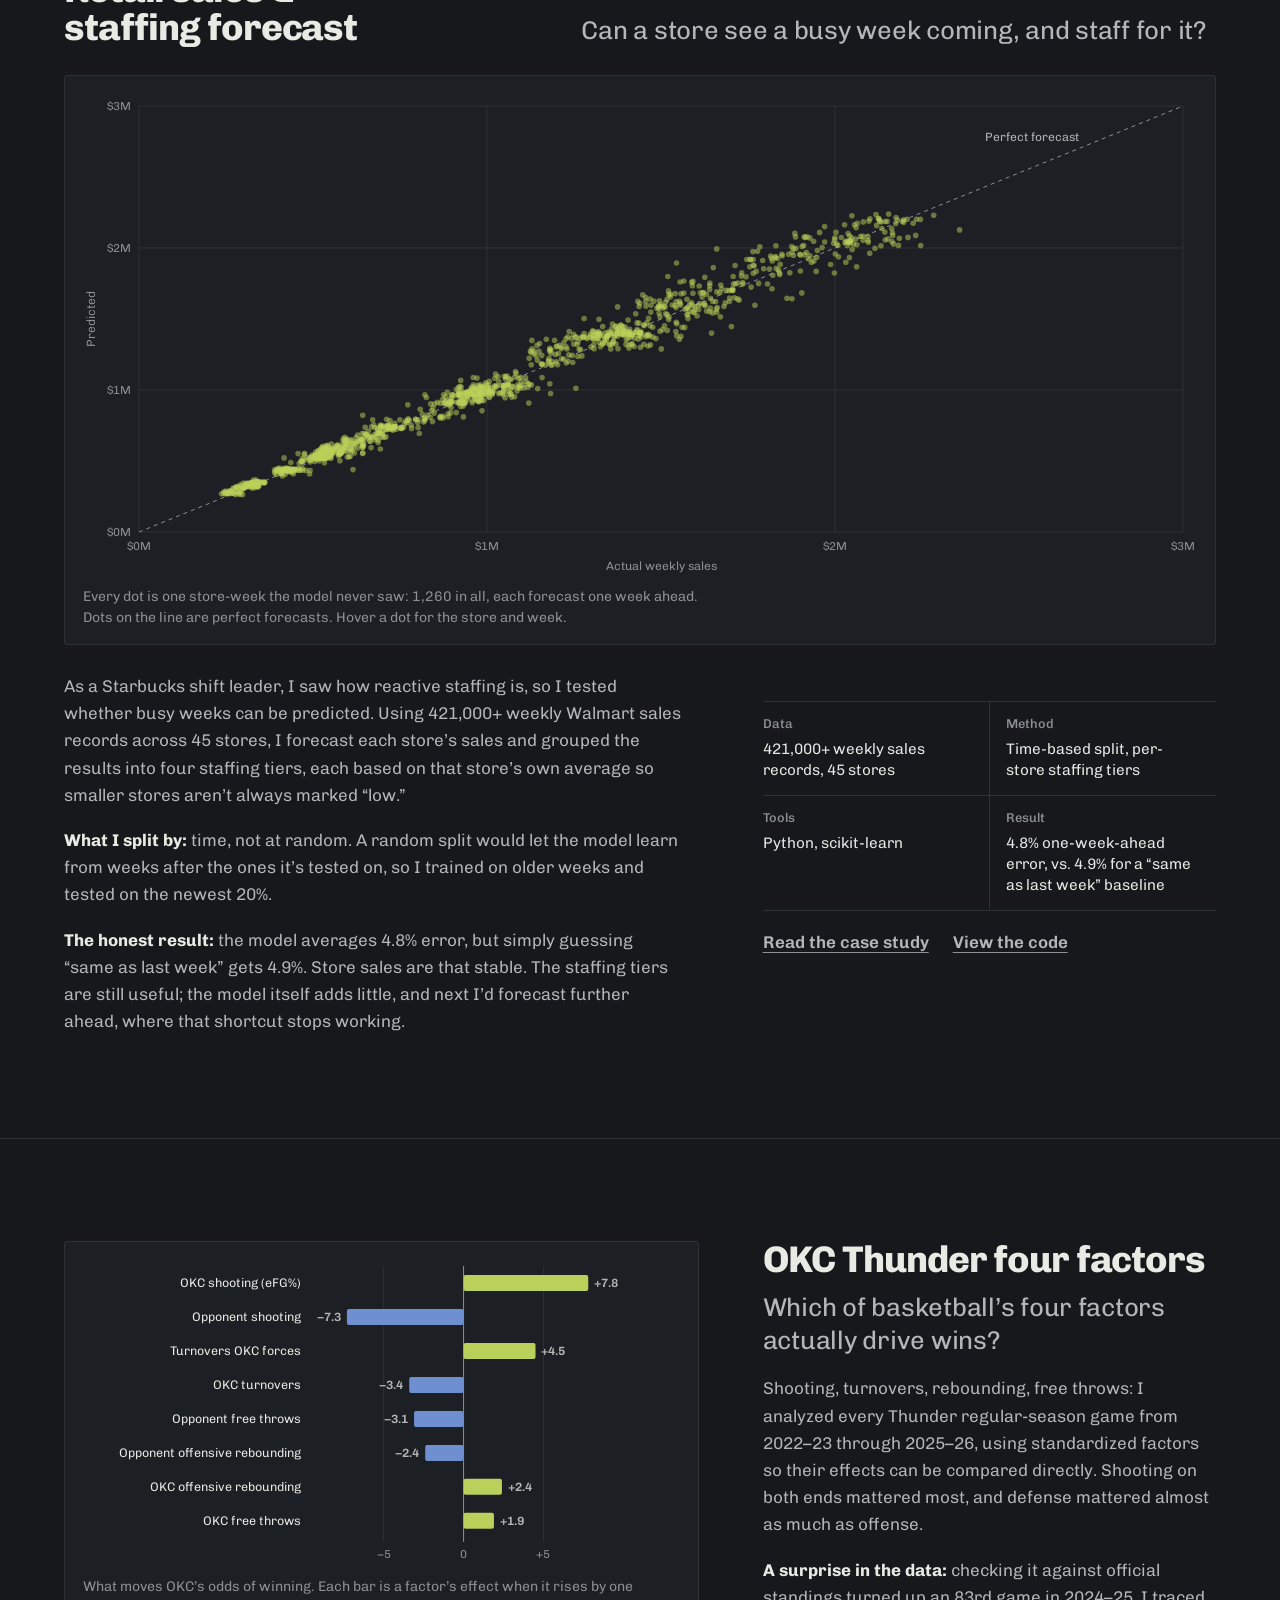
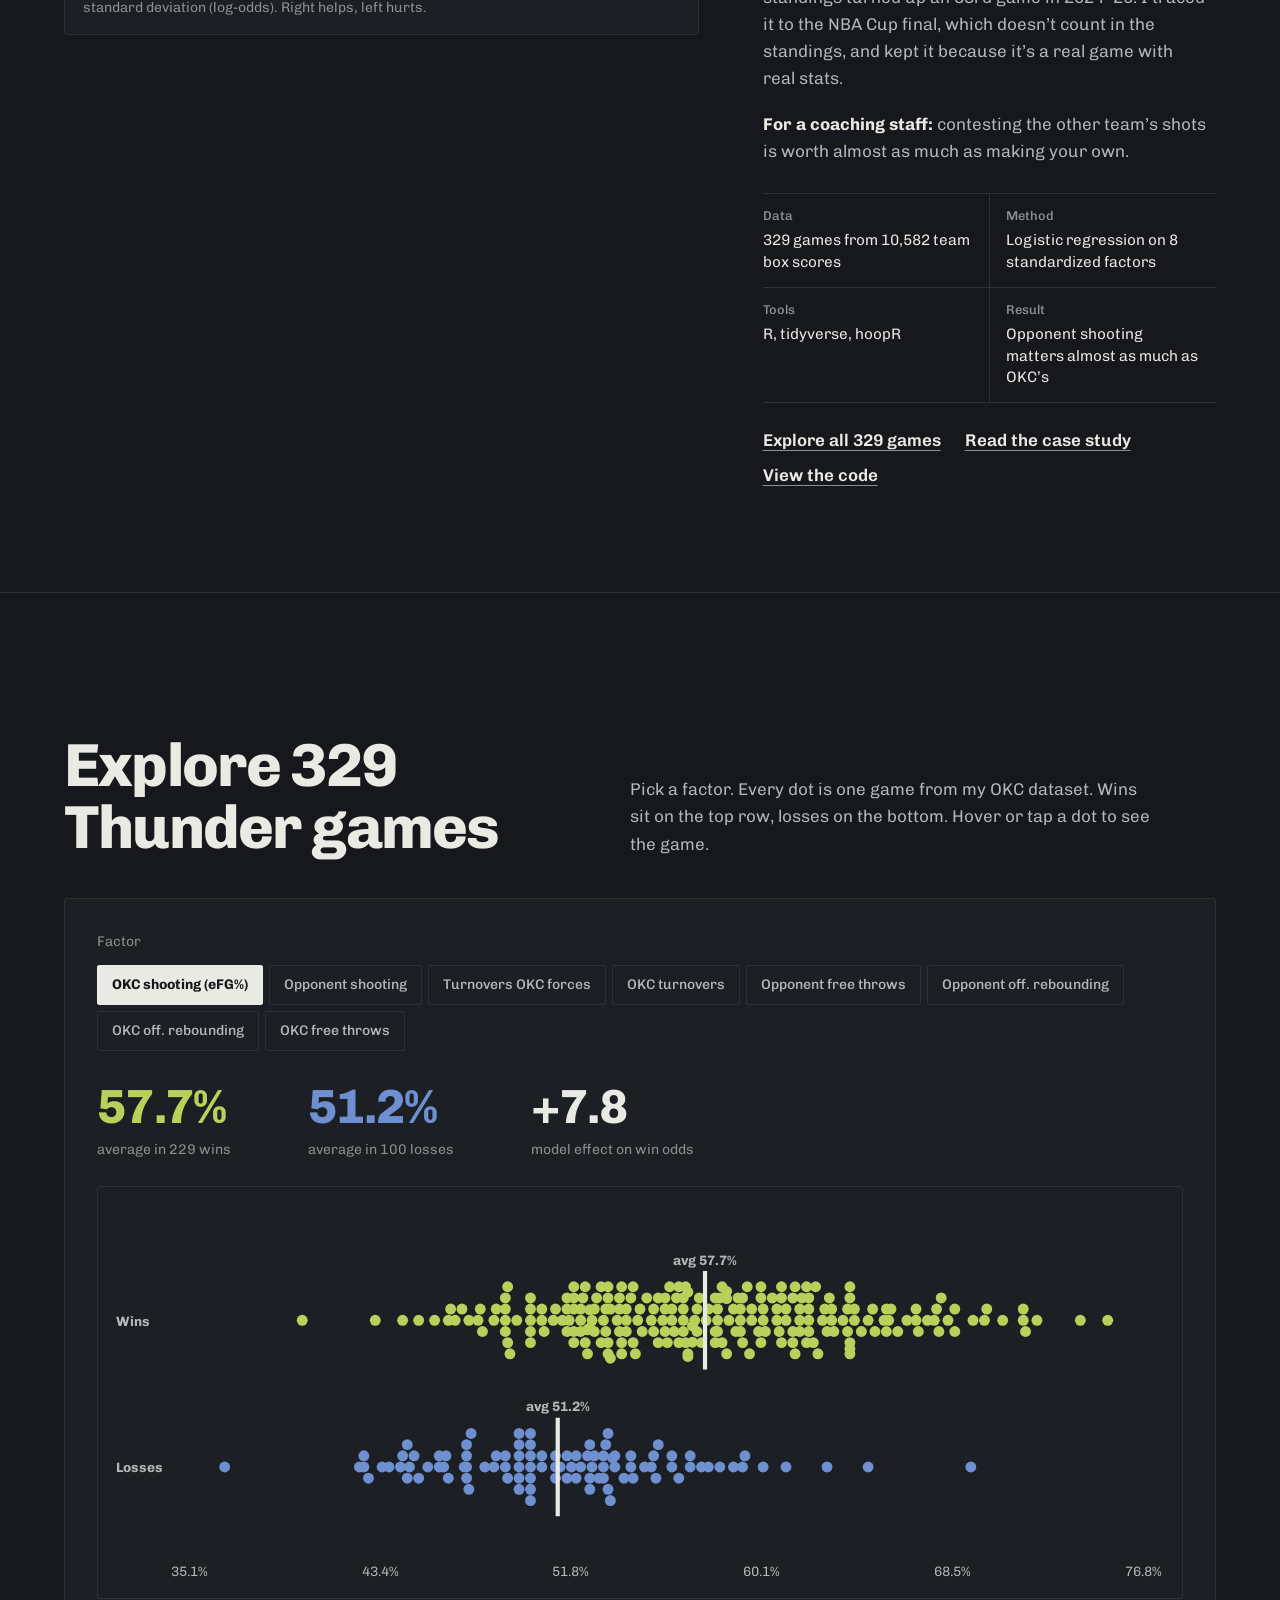
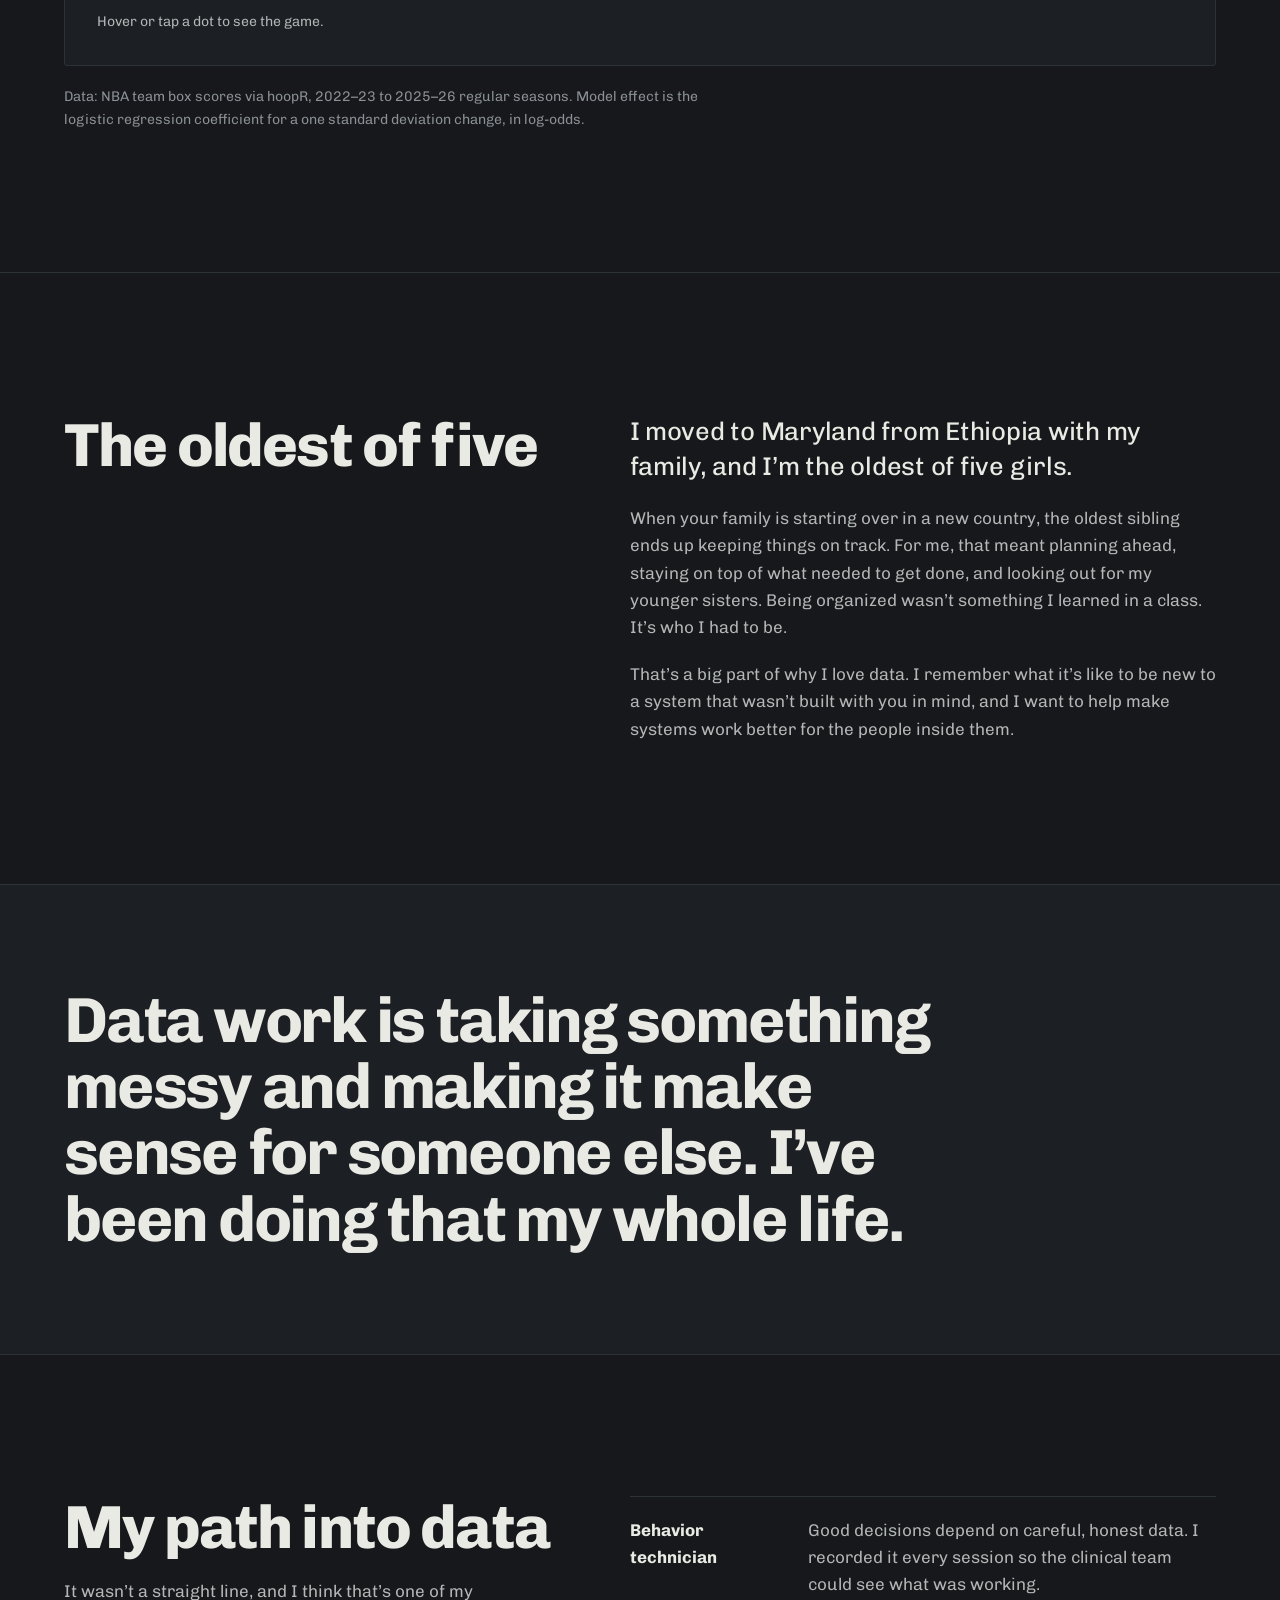
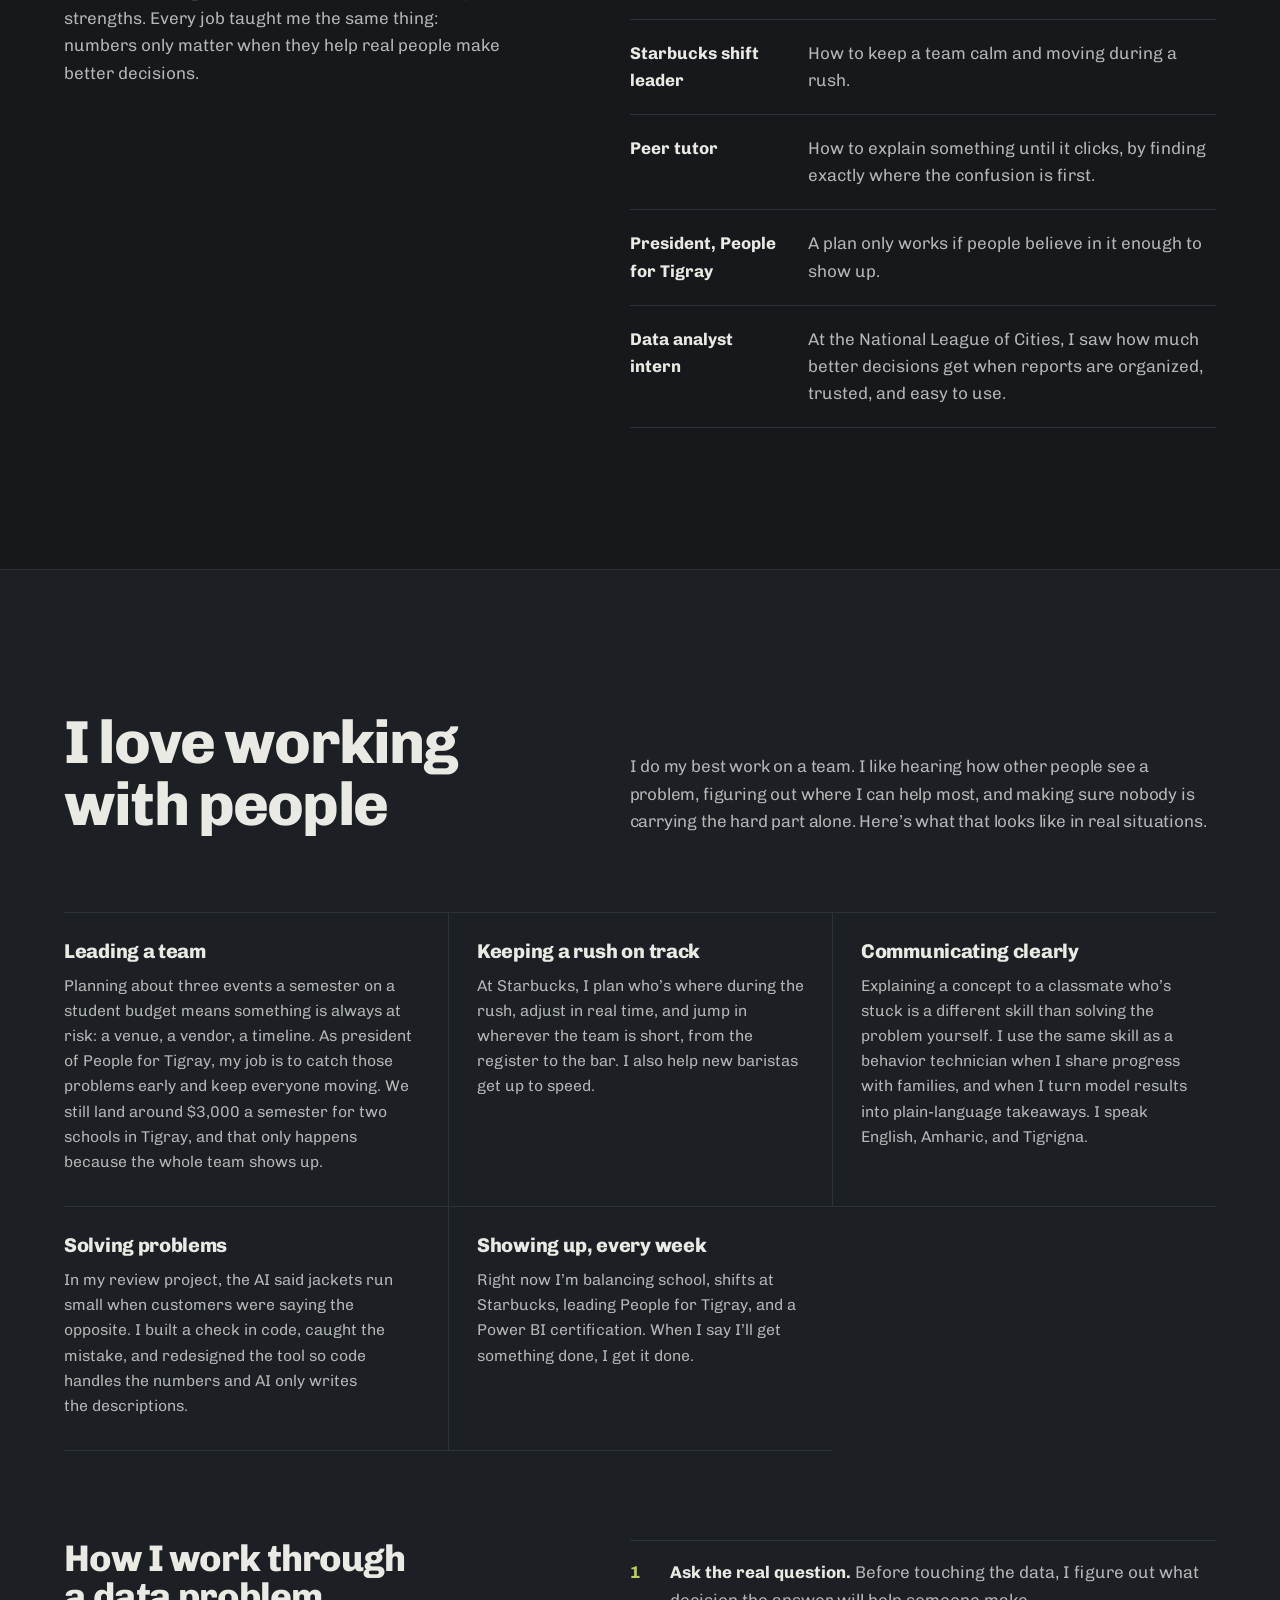
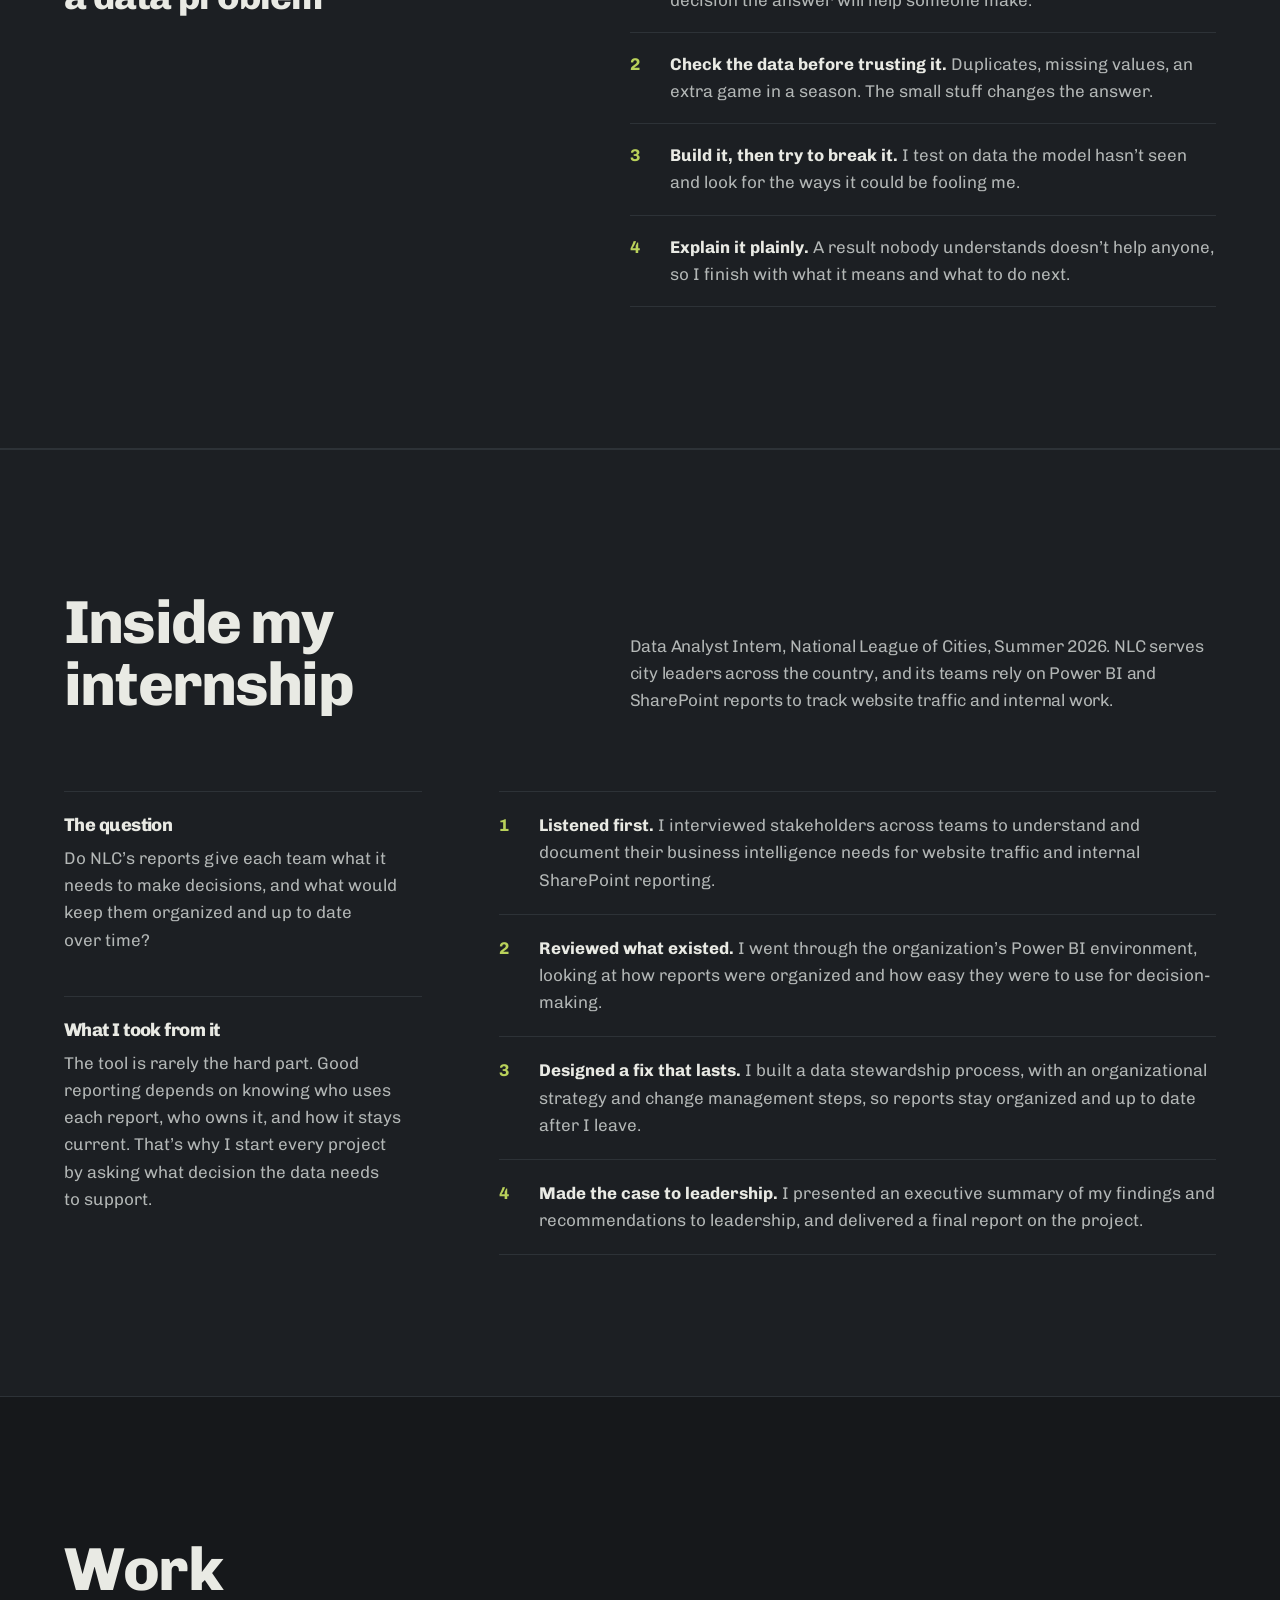
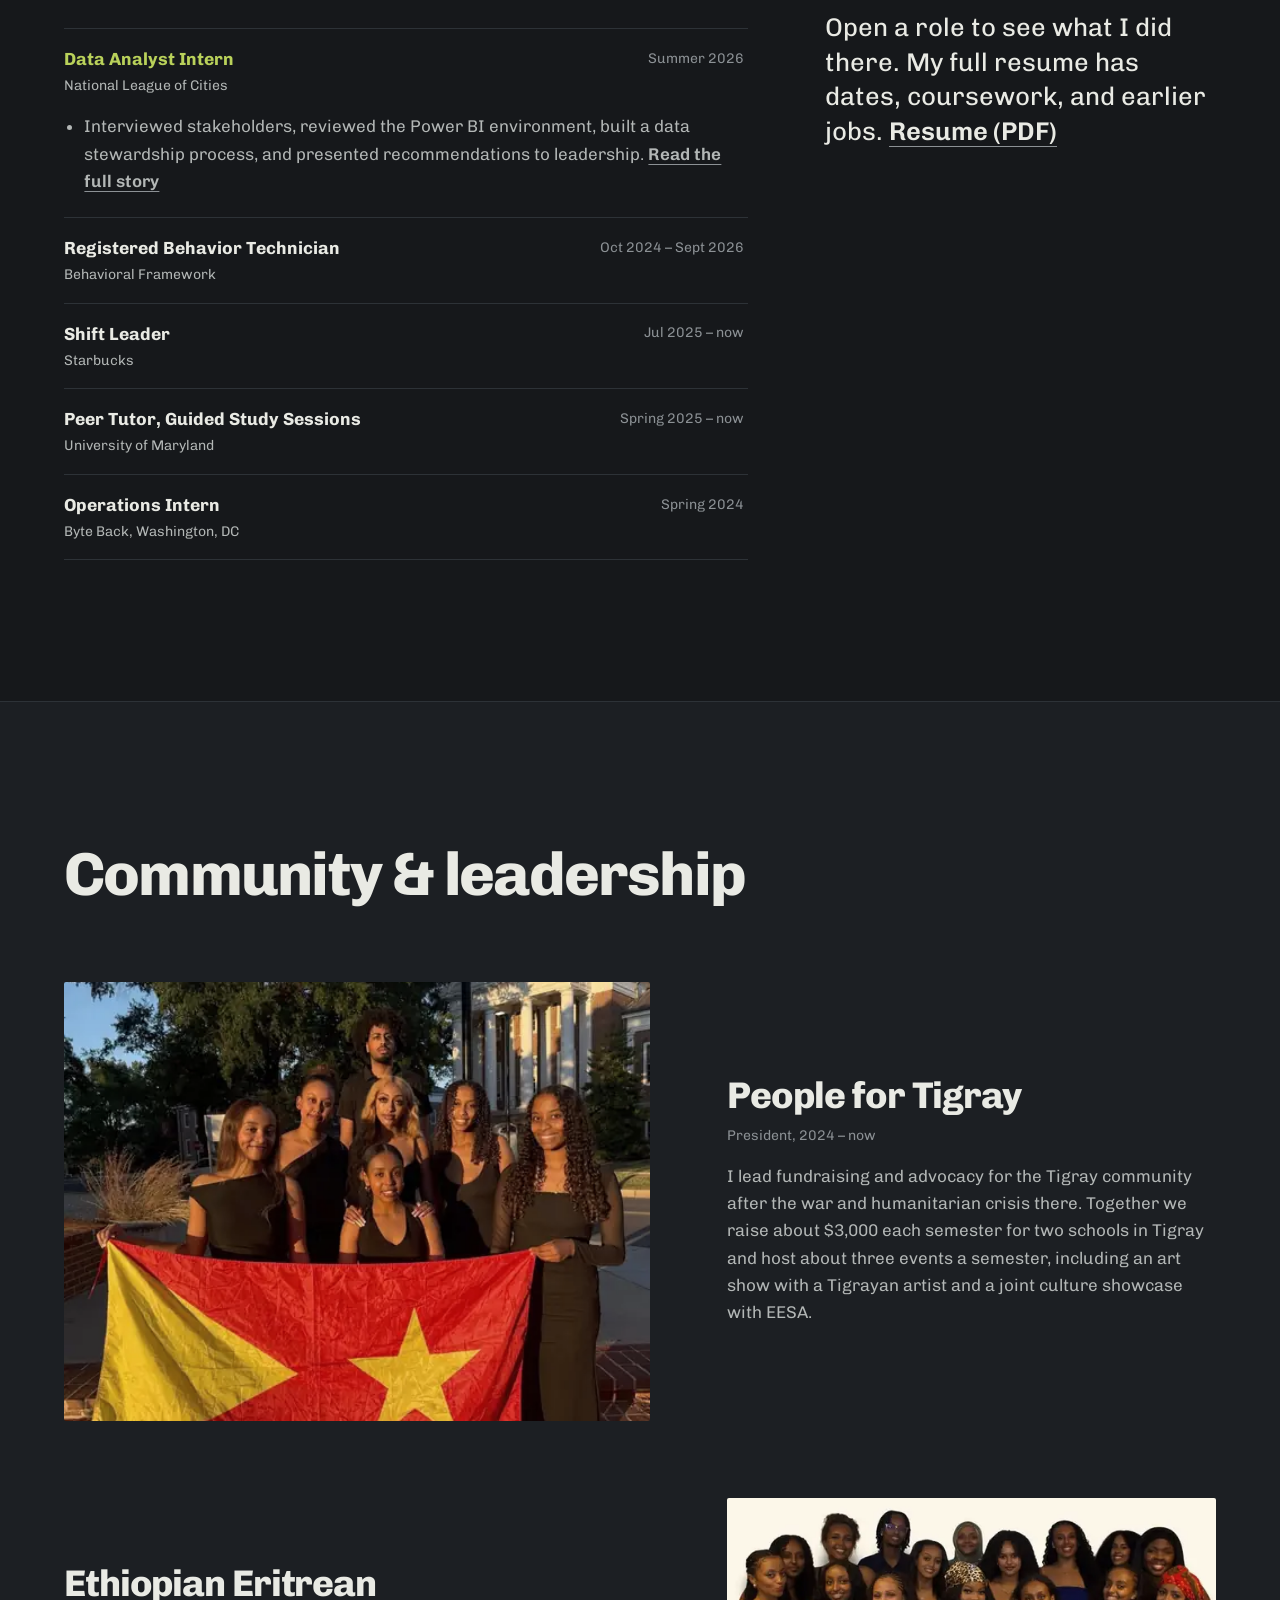
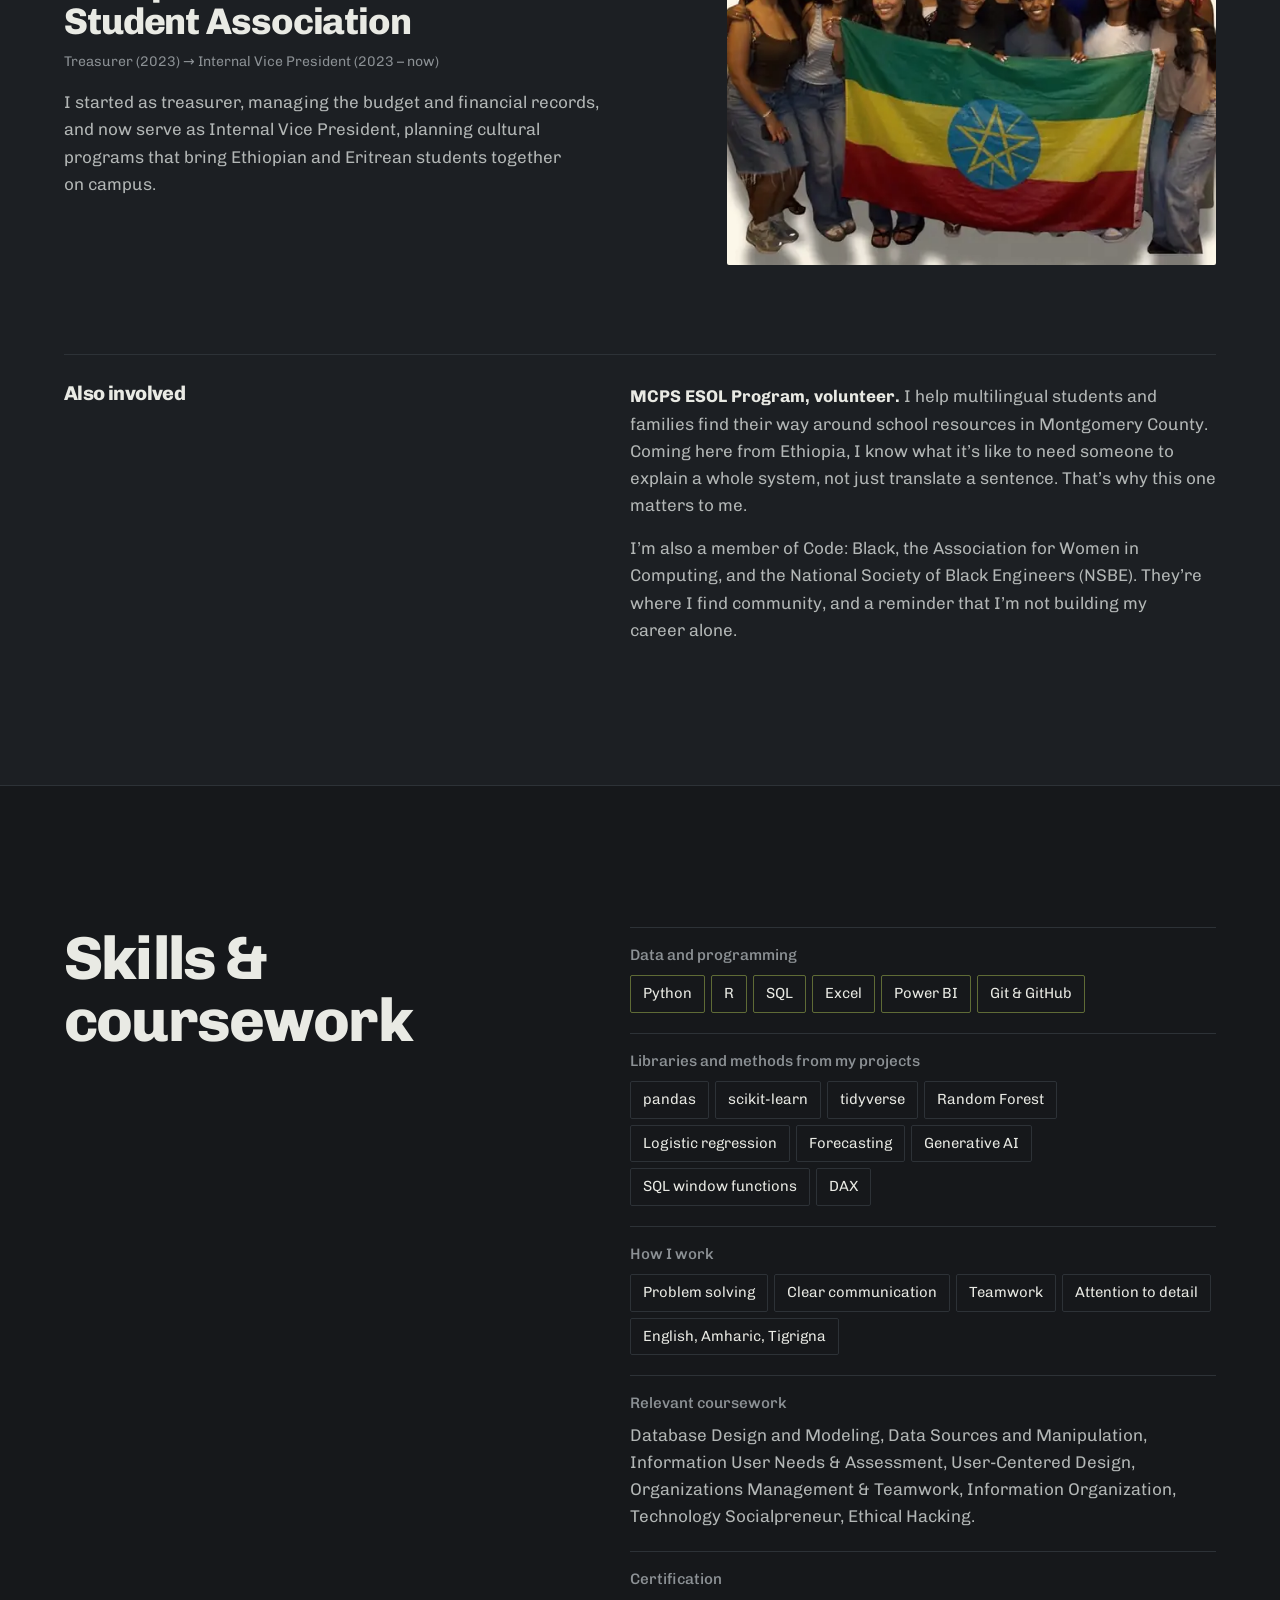
<file: about.html>
<!DOCTYPE html>
<html lang="en">
<head>
<meta charset="UTF-8">
<meta name="viewport" content="width=device-width, initial-scale=1.0">
<title>Heaven Brhanu | About</title>
<meta http-equiv="refresh" content="0; url=portfolio.html#about">
<link rel="canonical" href="https://heavenb20.github.io/portfolio.html">
<script>location.replace("portfolio.html#about")</script>
<style>body{margin:0;background:#D4E3FA;color:#1D1C24;font-family:ui-sans-serif,system-ui,Arial,sans-serif;font-size:18px;padding:48px 24px}a{color:inherit;font-weight:700}</style>
</head>
<body>
<p>Heaven Brhanu&rsquo;s portfolio has moved. <a href="portfolio.html#about">Go to the portfolio</a></p>
</body>
</html>
</file>
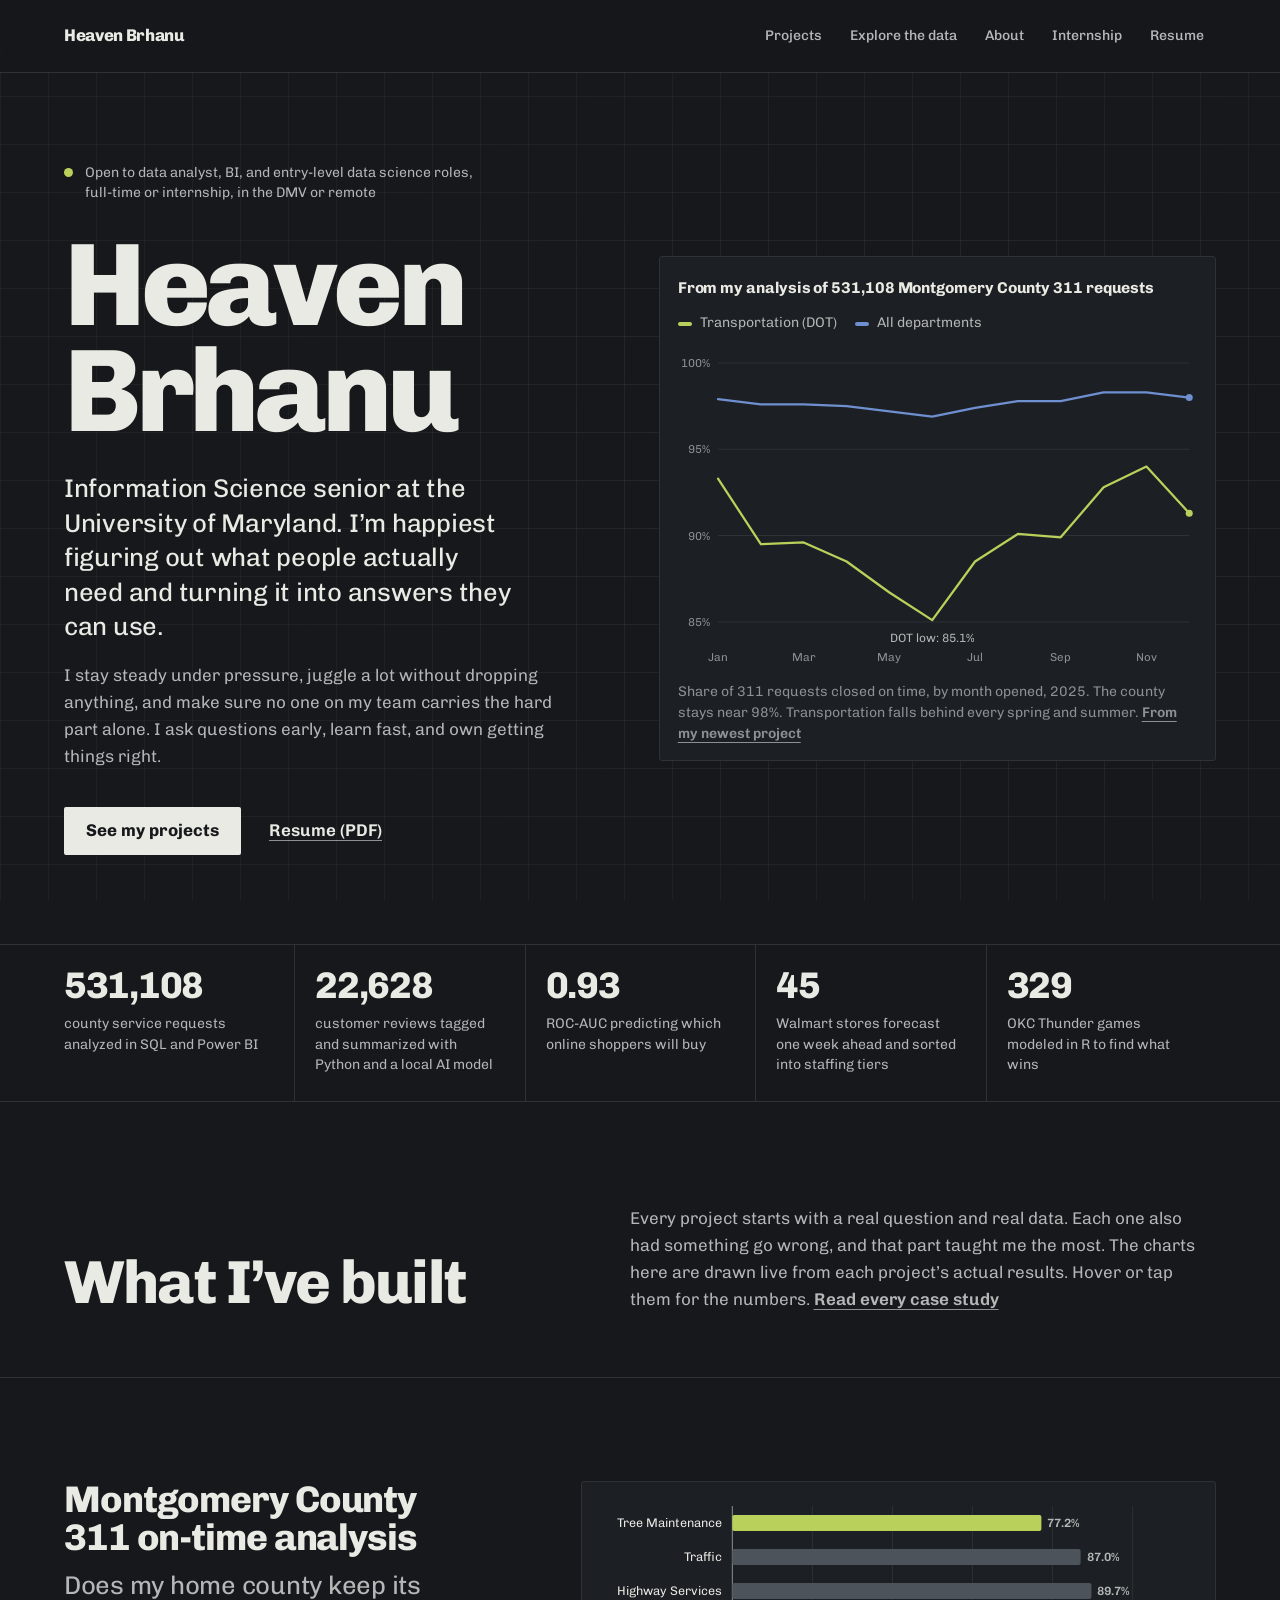
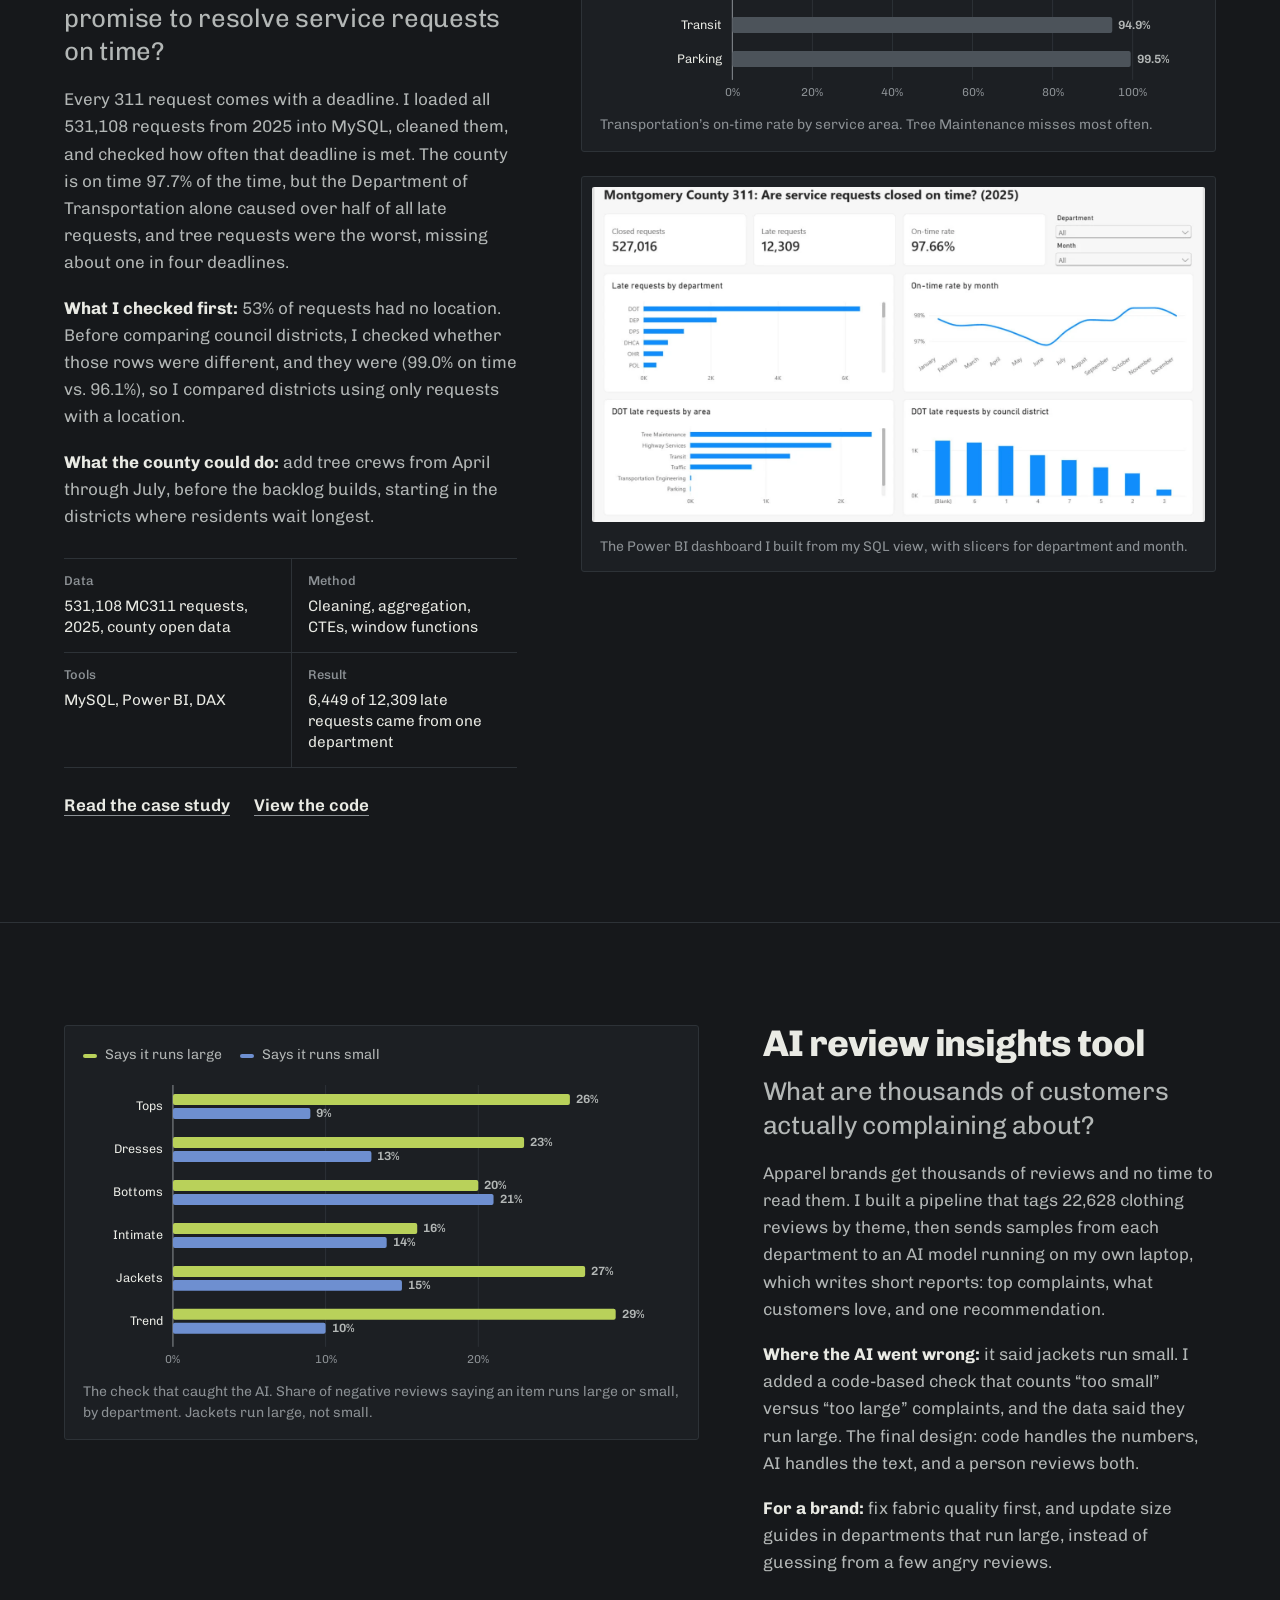
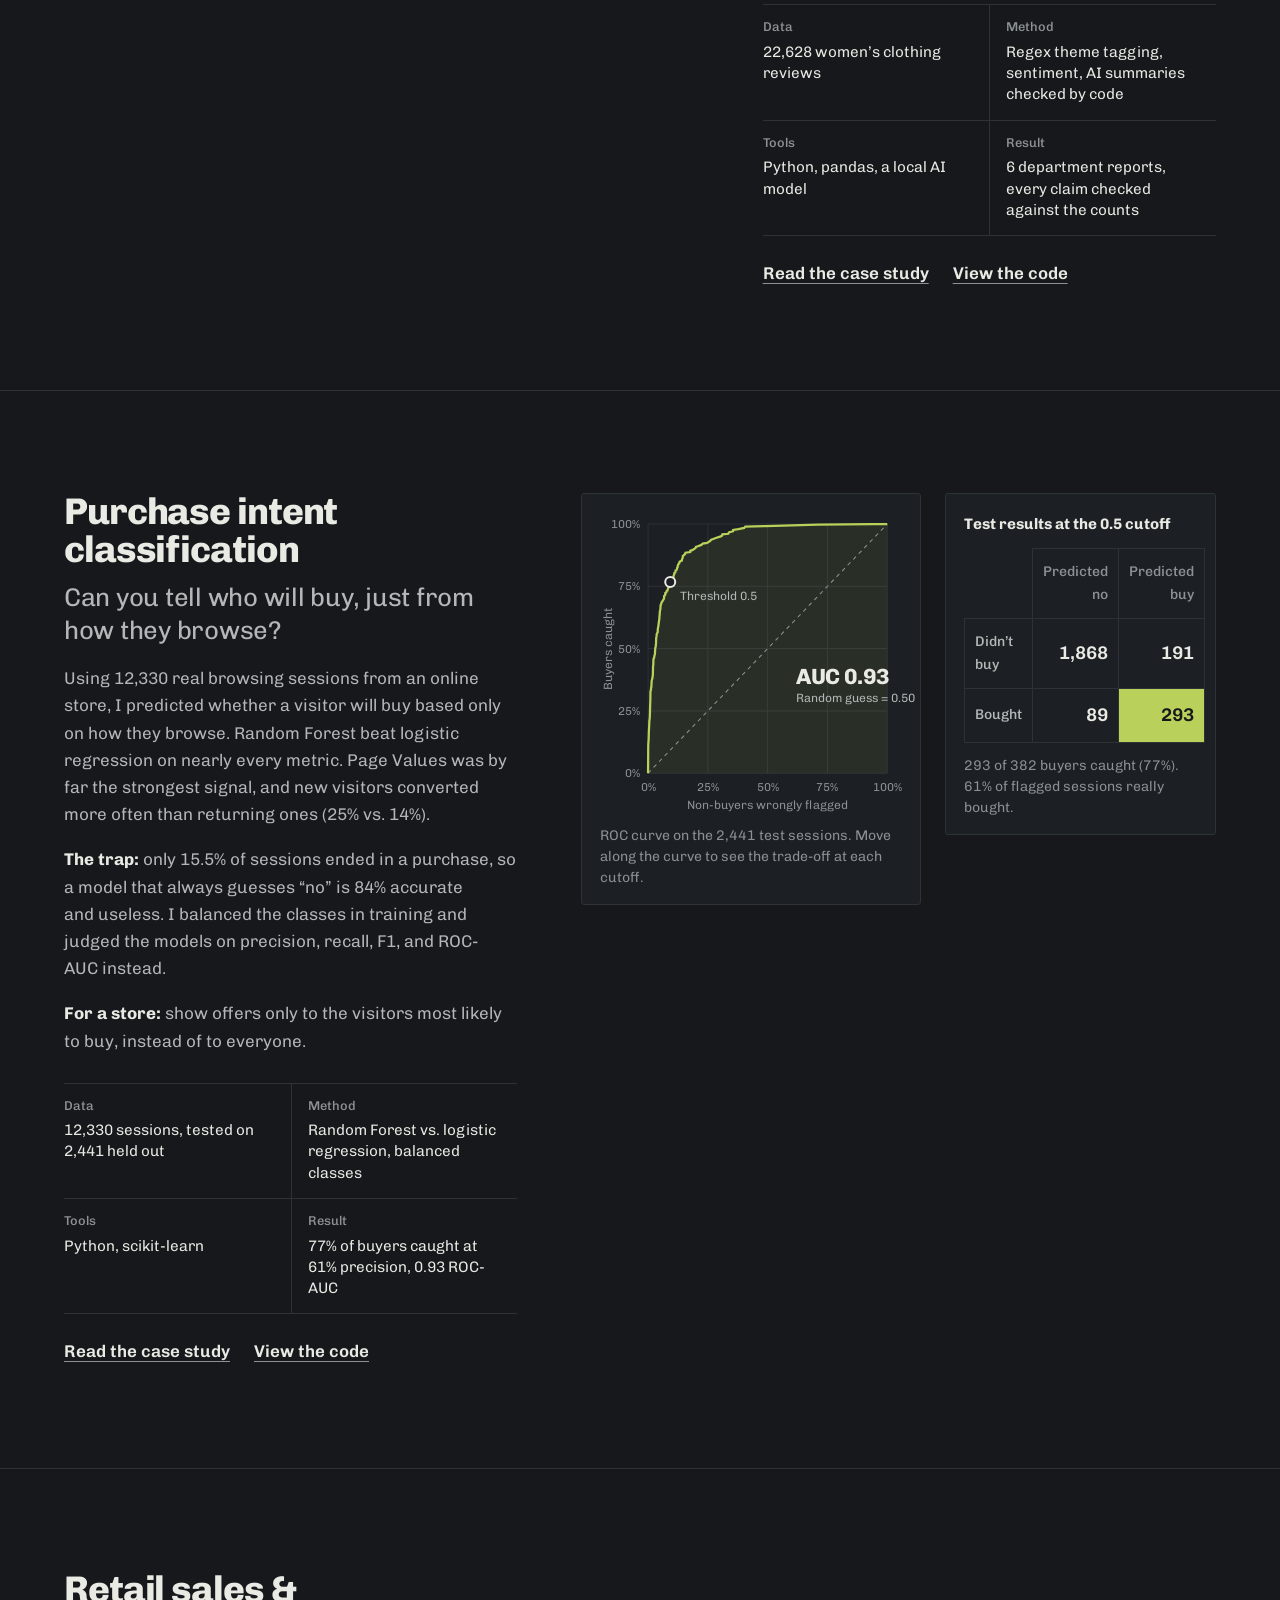
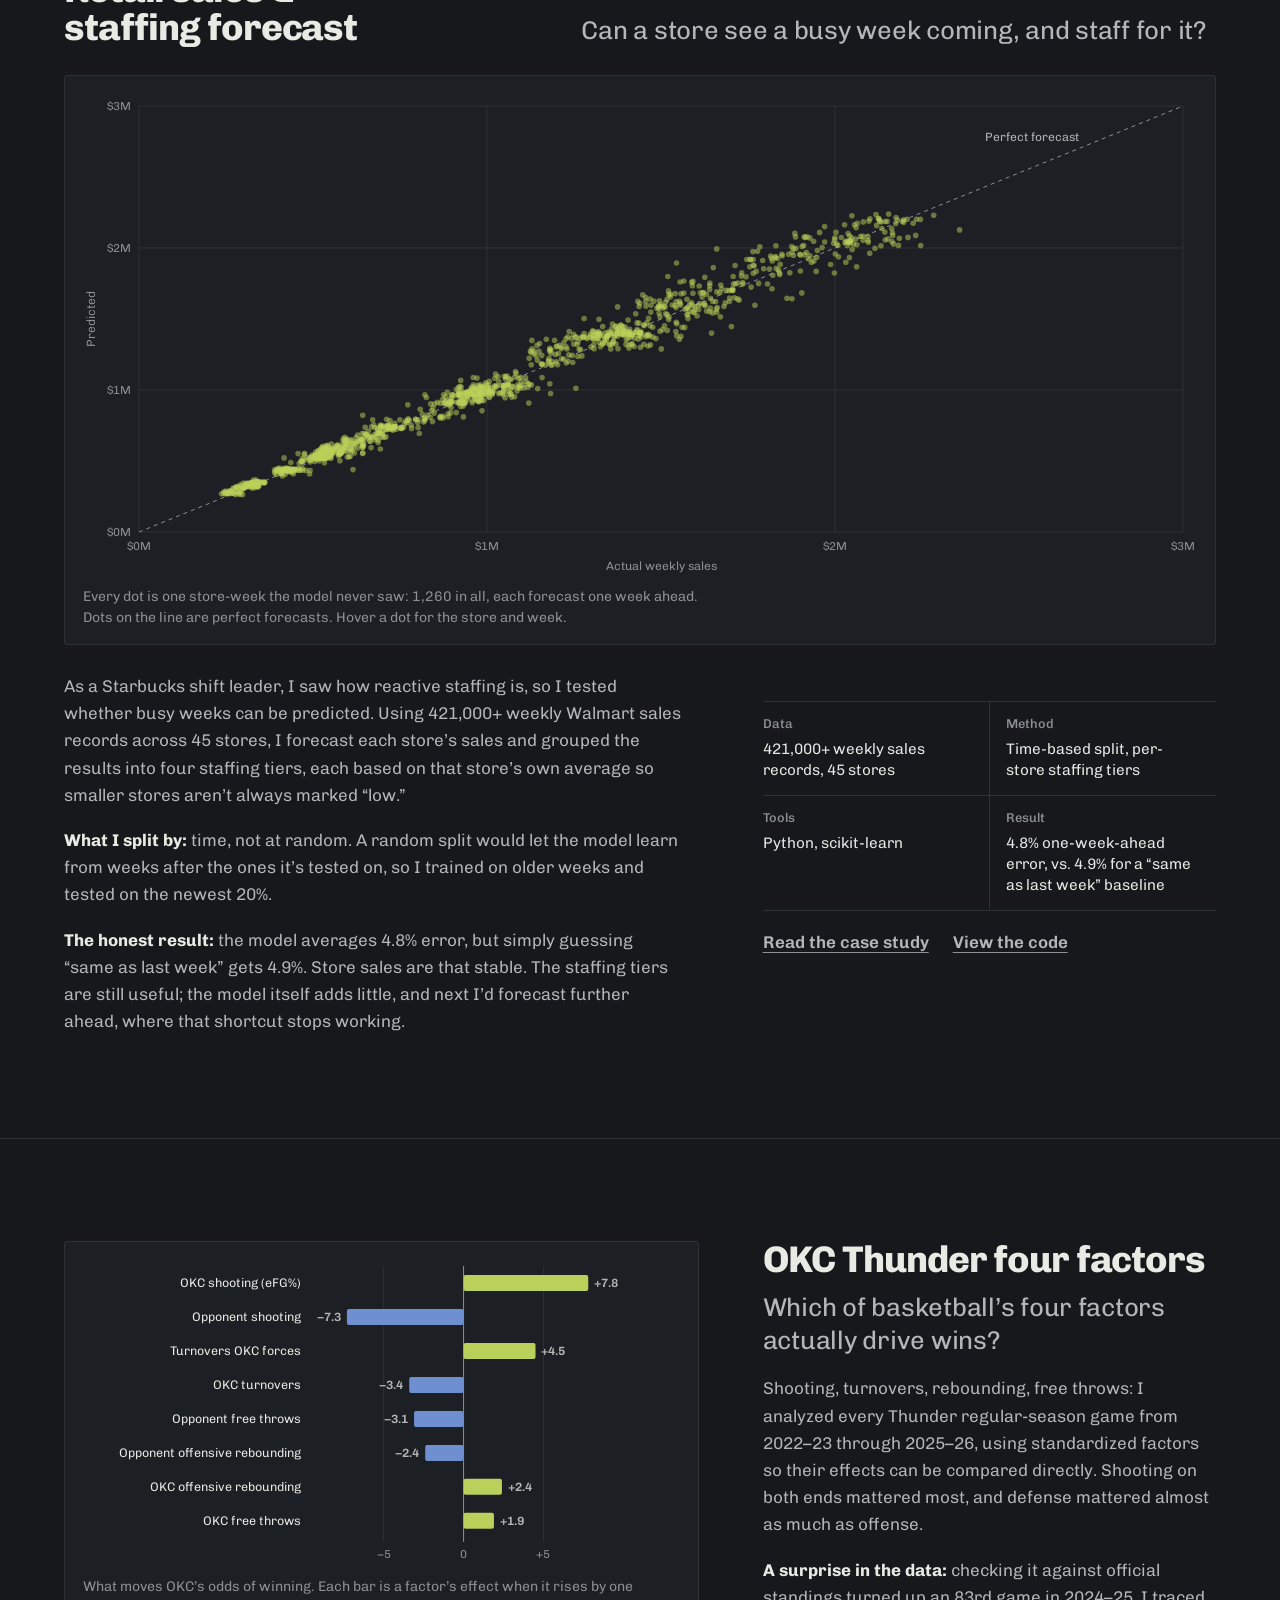
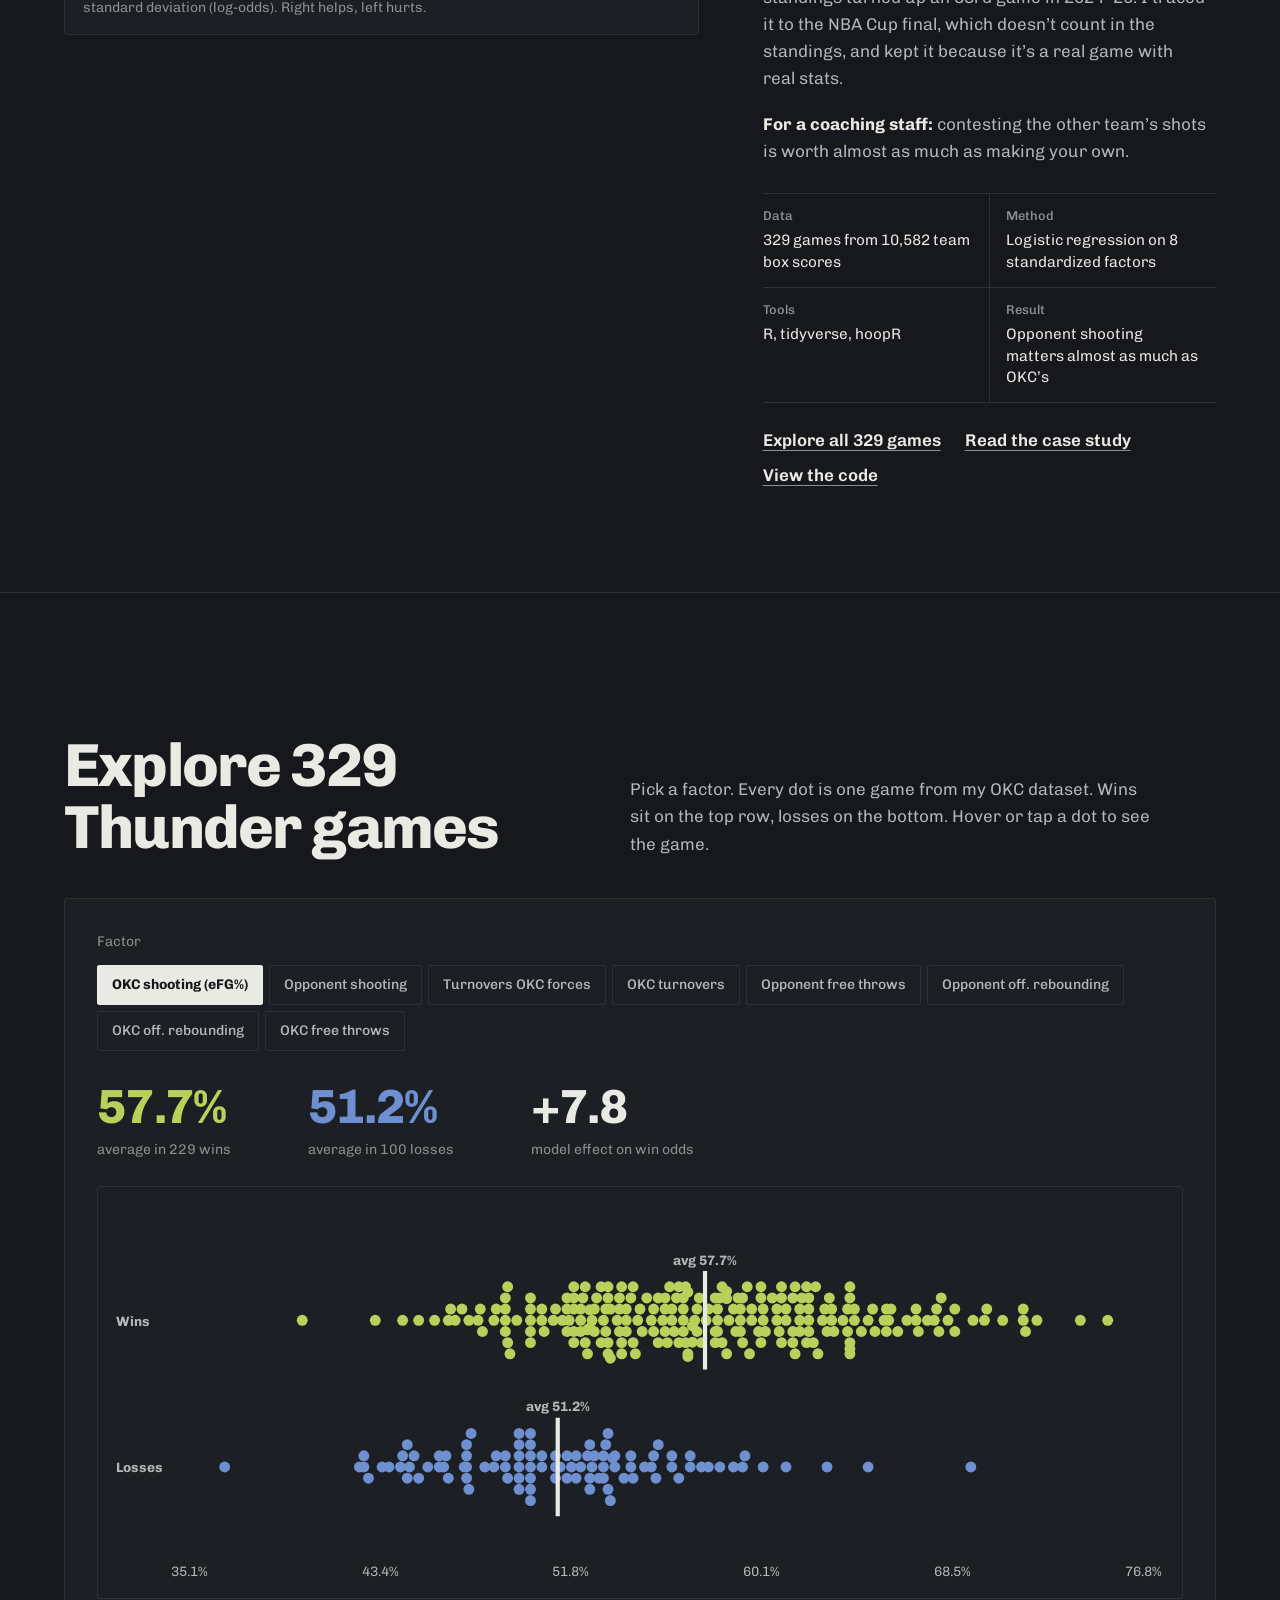
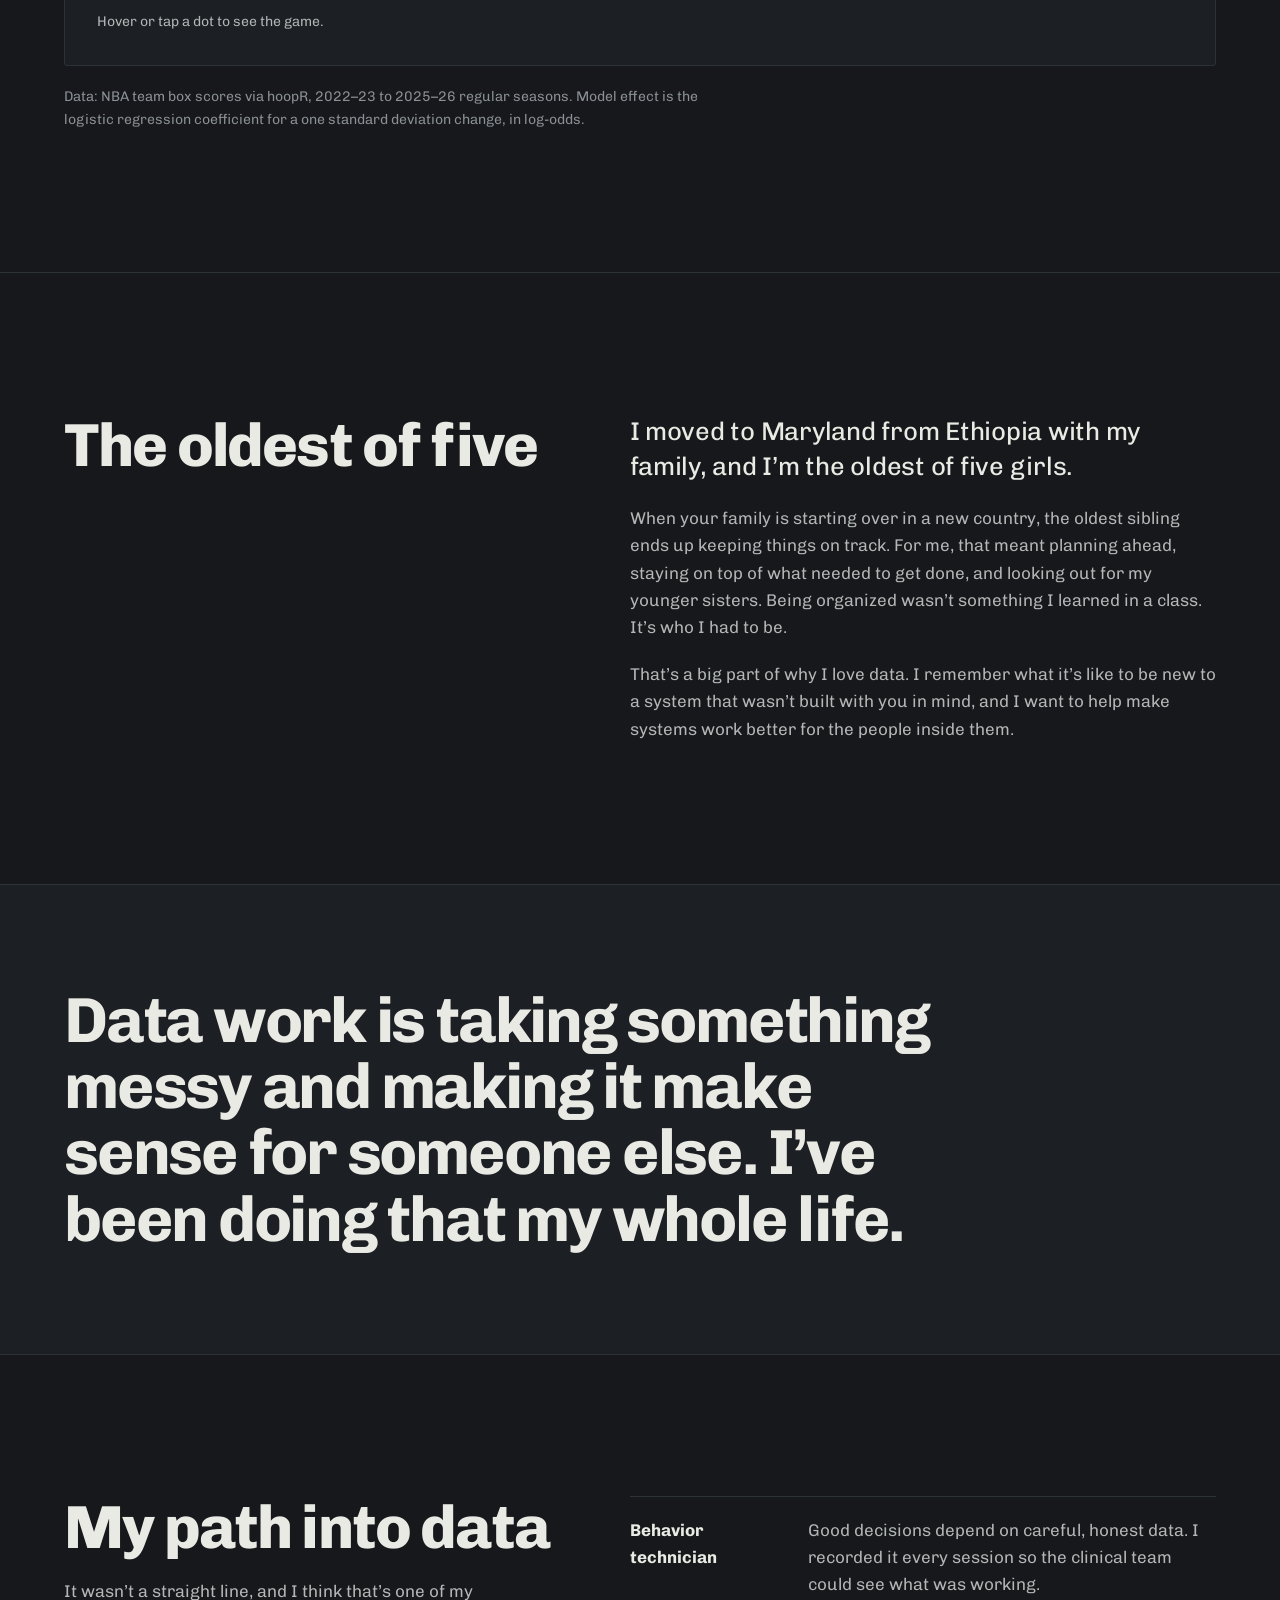
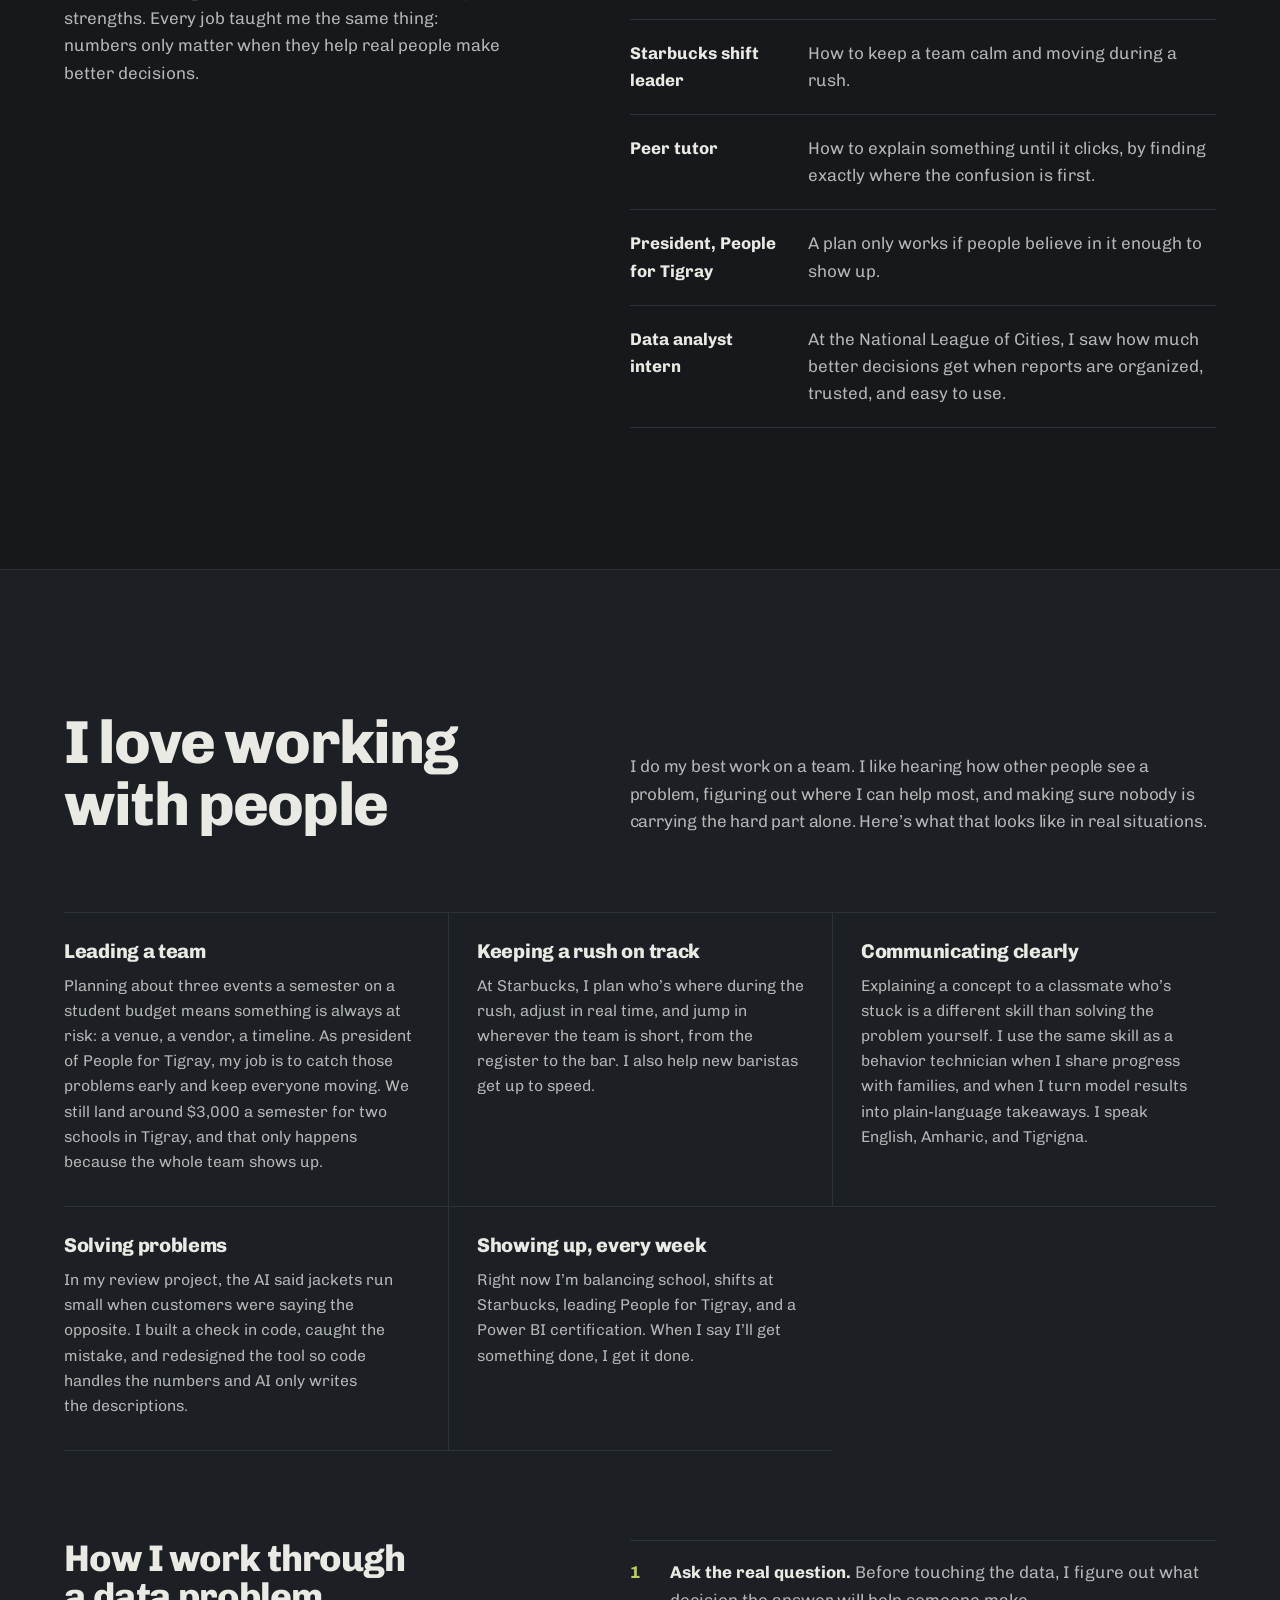
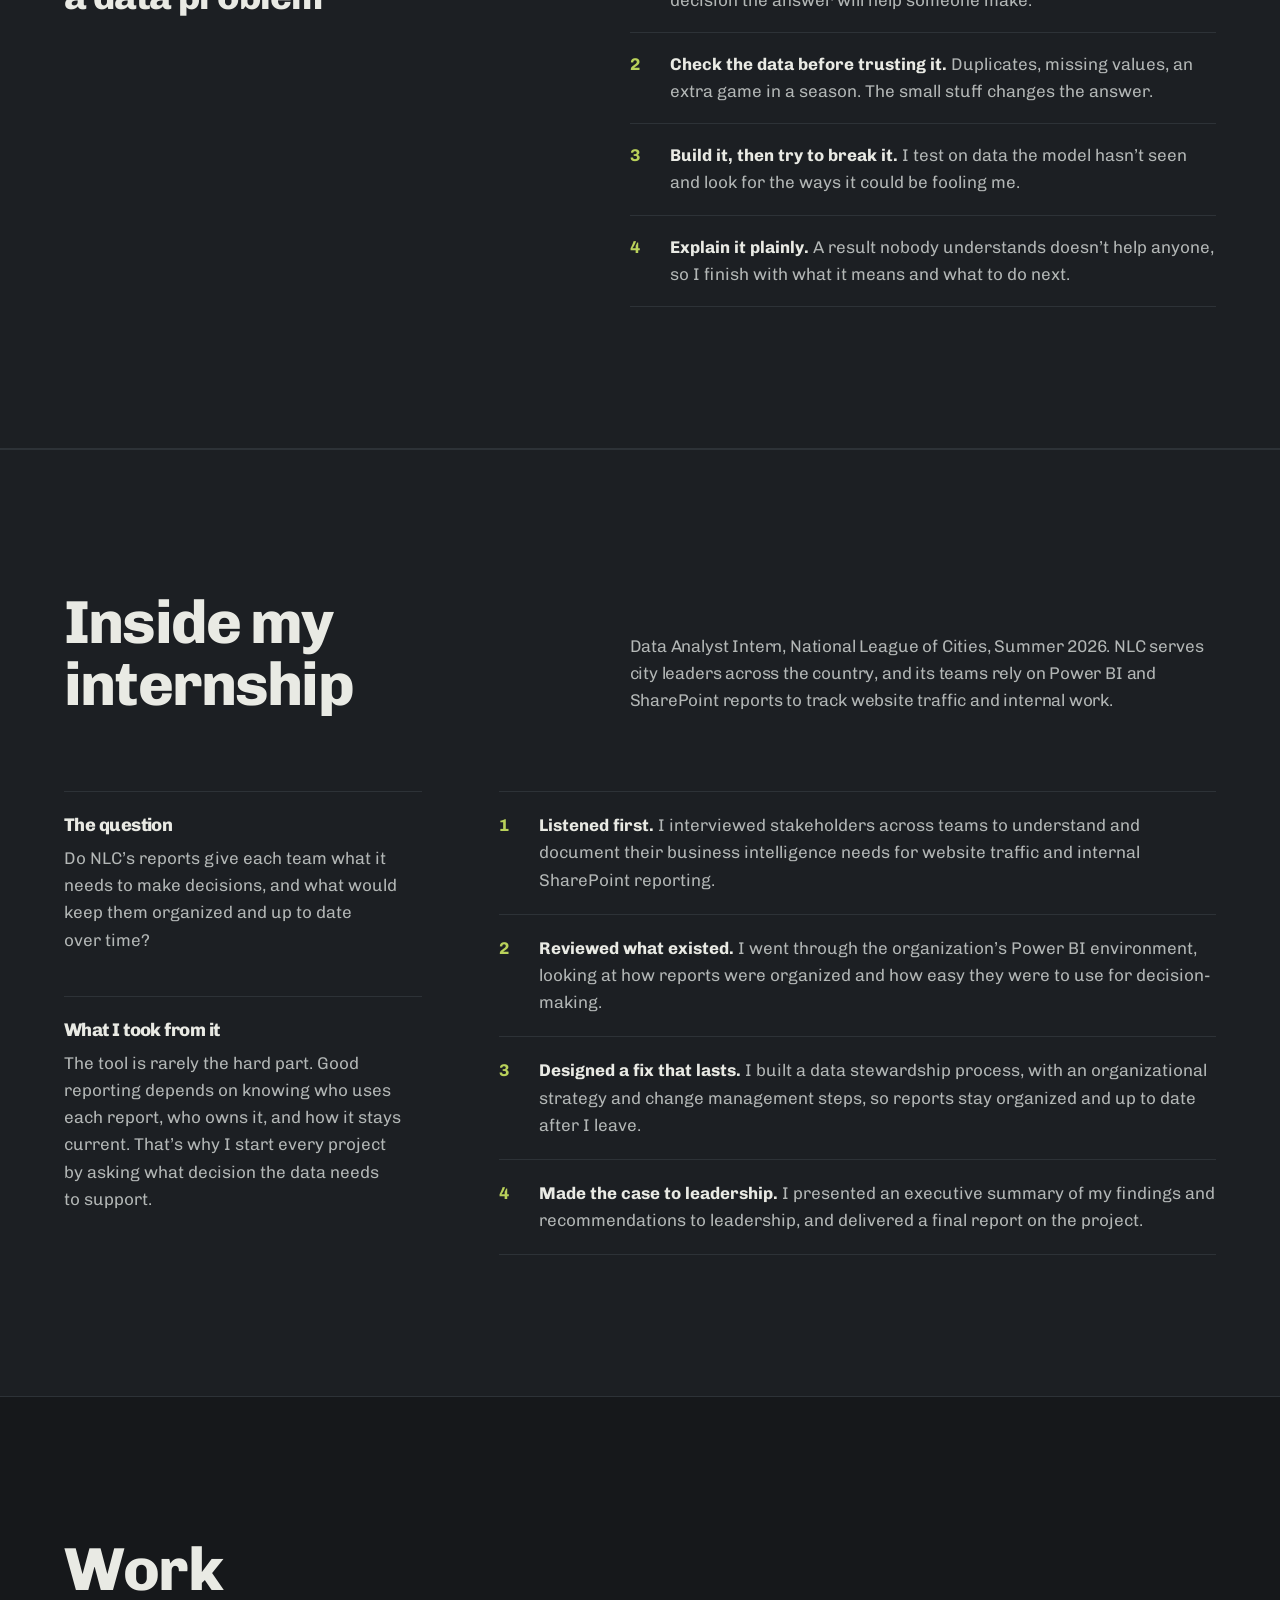
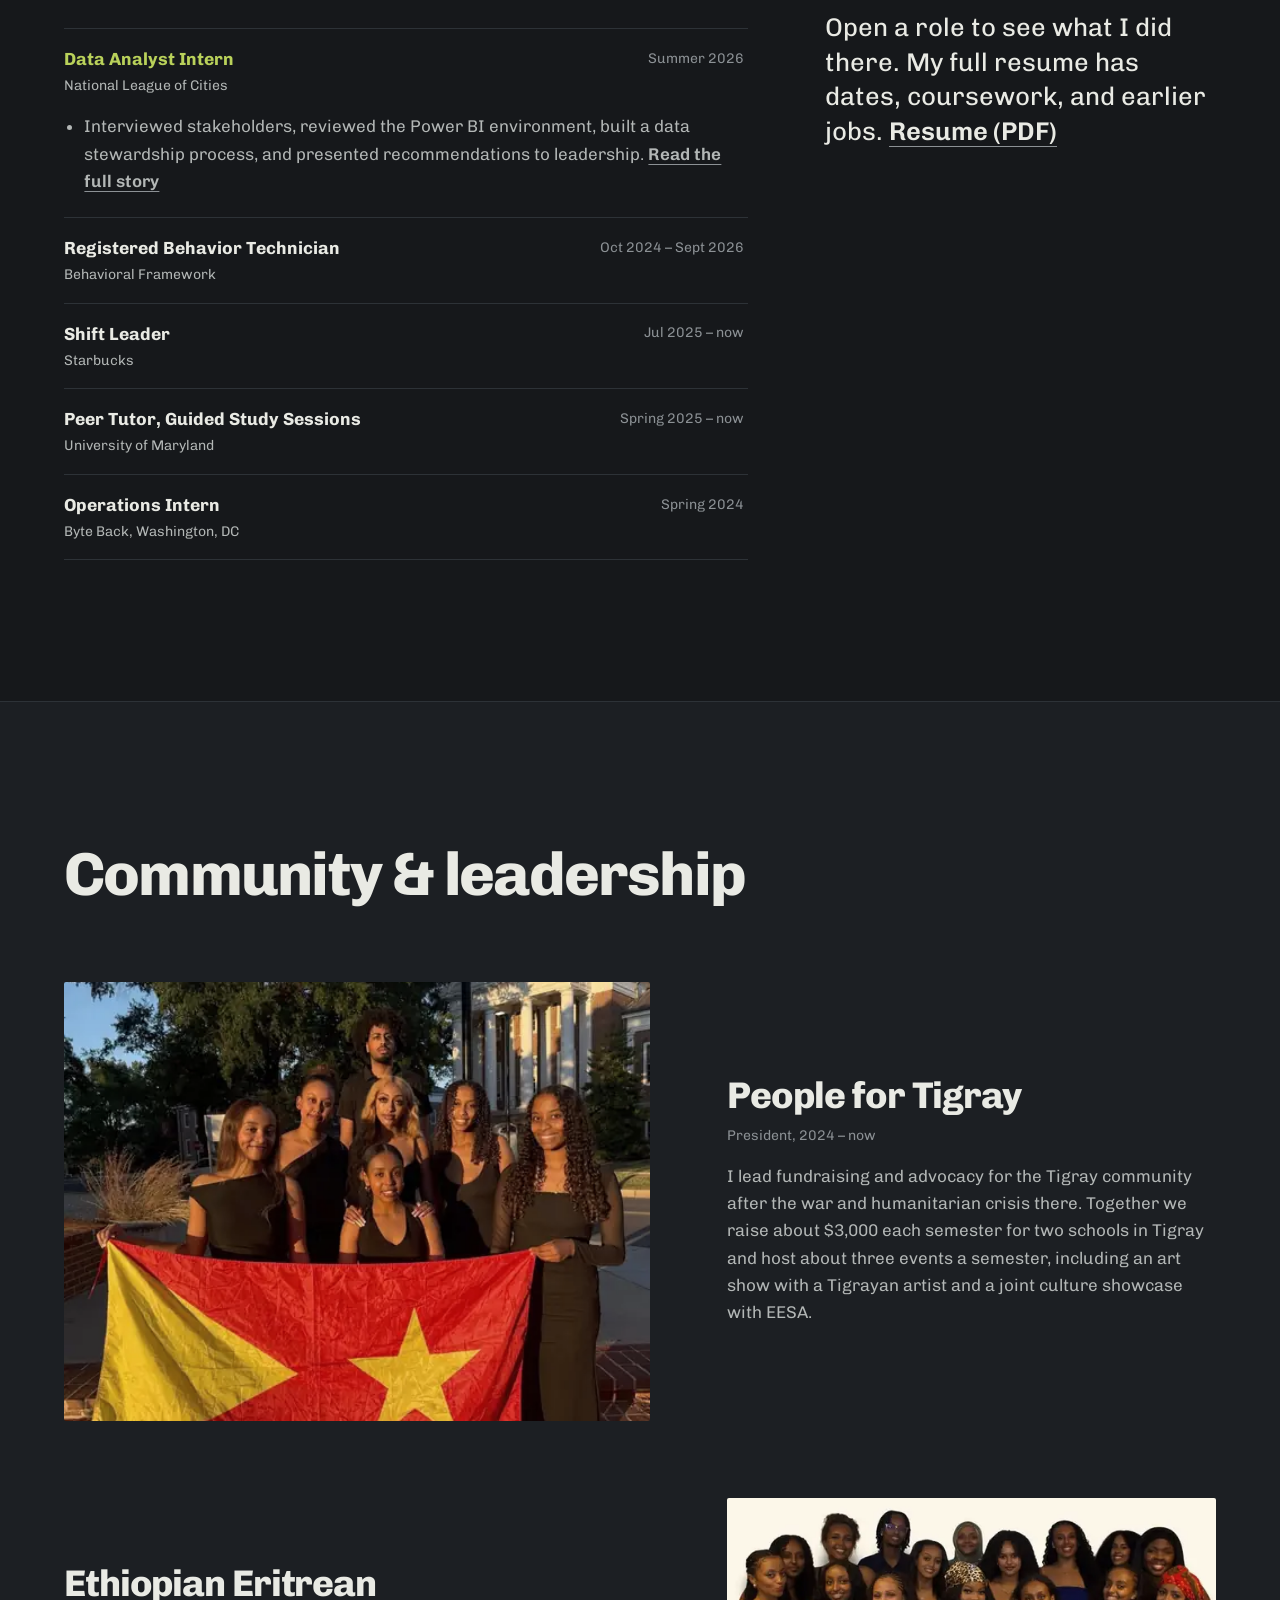
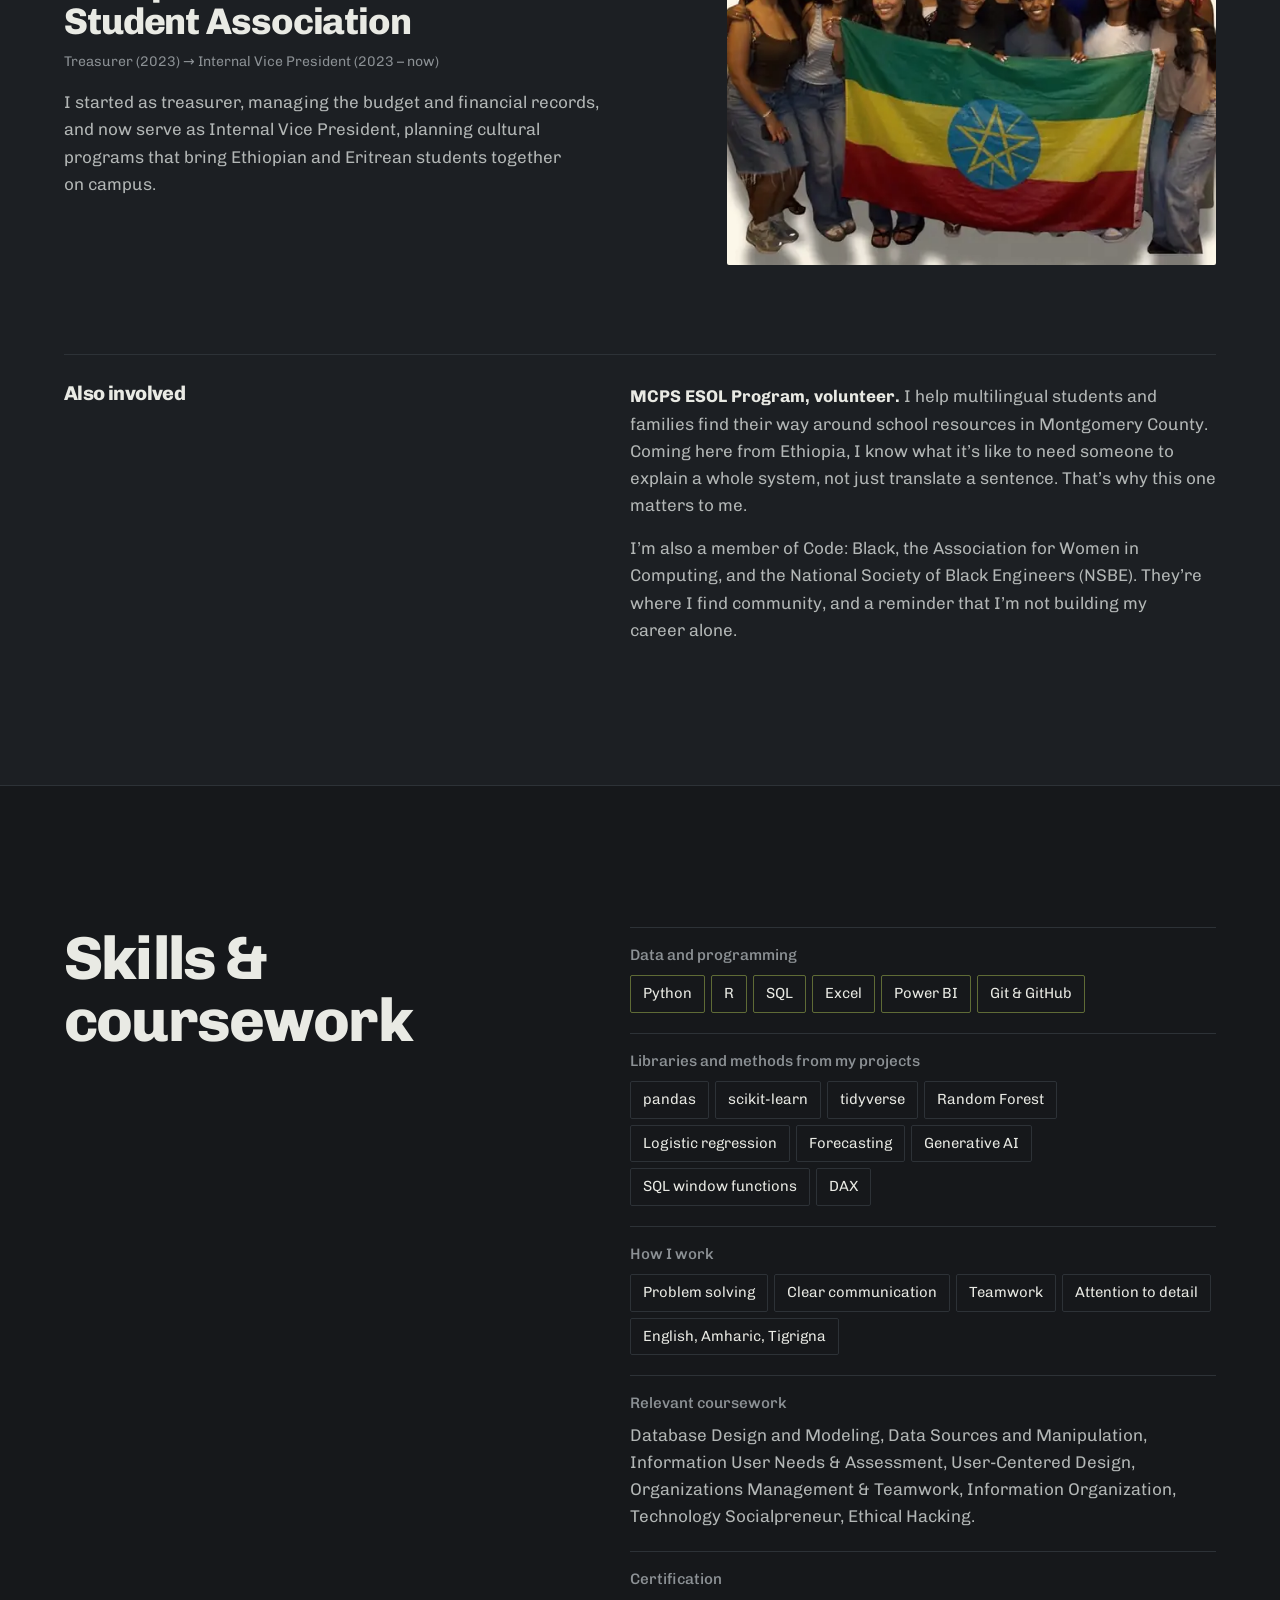
<file: portfolio.html>
<!DOCTYPE html>
<html lang="en">
<head>
<meta charset="UTF-8">
<meta name="viewport" content="width=device-width, initial-scale=1.0">
<title>Heaven Brhanu | Data Portfolio</title>
<meta name="description" content="Heaven Brhanu, Information Science senior at the University of Maryland. Data projects in SQL, Power BI, Python, and R with real results: 531,108 county service requests analyzed, 0.93 ROC-AUC, 22,628 reviews summarized, 329 NBA games modeled.">
<meta name="theme-color" content="#16181B">
<meta property="og:title" content="Heaven Brhanu | Data Portfolio">
<meta property="og:description" content="Data projects with real results, live charts, and an interactive look at 329 OKC Thunder games.">
<meta property="og:image" content="https://heavenb20.github.io/images/og-card.png">
<meta property="og:image:width" content="1200">
<meta property="og:image:height" content="630">
<meta property="og:image:alt" content="Heaven Brhanu, data analyst portfolio">
<meta property="og:type" content="website">
<meta property="og:url" content="https://heavenb20.github.io/portfolio.html">
<meta name="twitter:card" content="summary_large_image">
<link rel="canonical" href="https://heavenb20.github.io/portfolio.html">
<link rel="icon" href="data:image/svg+xml,%3Csvg xmlns='http://www.w3.org/2000/svg' viewBox='0 0 64 64'%3E%3Crect width='64' height='64' rx='6' fill='%2316181B'/%3E%3Crect x='13' y='34' width='8' height='17' fill='%235A6168'/%3E%3Crect x='28' y='24' width='8' height='27' fill='%235A6168'/%3E%3Crect x='43' y='13' width='8' height='38' fill='%23B9D15A'/%3E%3C/svg%3E">
<link rel="preload" href="fonts/chivo-var.woff" as="font" type="font/woff" crossorigin>
<link rel="stylesheet" href="css/site.css">
<script>document.documentElement.classList.add('js')</script>
</head>
<body>
<a class="skip" href="#main">Skip to content</a>

<nav class="nav" aria-label="Main">
    <a class="mark" href="#top">Heaven Brhanu</a>
    <ul>
      <li><a href="#projects">Projects</a></li>
      <li class="wide"><a href="#explore">Explore the data</a></li>
      <li class="wide"><a href="#about">About</a></li>
      <li class="wide"><a href="#internship">Internship</a></li>
      <li><a href="Heaven-Brhanu-Resume.pdf">Resume</a></li>
    </ul>
  </nav>

<header class="hero" id="top">
  <div class="hero-grid">
    <div class="hero-text">
      <p class="status"><span class="pulse" aria-hidden="true"></span>Open to data analyst, BI, and entry-level data science roles, full-time or internship, in the DMV or remote</p>
      <h1>Heaven Brhanu</h1>
      <p class="hero-lede">Information Science senior at the University of Maryland. I&rsquo;m happiest figuring out what people actually need and turning it into answers they can use.</p>
      <p class="hero-sub">I stay steady under pressure, juggle a lot without dropping anything, and make sure no one on my team carries the hard part alone. I ask questions early, learn fast, and own getting things right.</p>
      <div class="actions">
        <a class="button" href="#projects">See my projects</a>
        <a class="link" href="Heaven-Brhanu-Resume.pdf">Resume (PDF)</a>
      </div>
    </div>

    <figure class="chart hero-chart" data-chart="mc311_month" data-type="line" data-min="84" data-max="100" data-unit="%" data-xname="" data-note="DOT low: 85.1%" data-note-at="5" data-aspect="0.62" aria-label="Line chart: in 2025, Montgomery County closed about 97 to 98 percent of 311 requests on time every month, while the Department of Transportation fell from 93.3 percent in January to 85.1 percent in June, then recovered.">
      <p class="fig-title">From my analysis of 531,108 Montgomery County 311 requests</p>
      <div class="plot"></div>
      <figcaption>Share of 311 requests closed on time, by month opened, 2025. The county stays near 98%. Transportation falls behind every spring and summer. <a class="link" href="#mc311">From my newest project</a></figcaption>
    </figure>
  </div>

  <ul class="index" aria-label="Projects at a glance">
    <li><a href="#mc311"><b class="num">531,108</b><span>county service requests analyzed in SQL and Power BI</span></a></li>
    <li><a href="#reviews"><b class="num">22,628</b><span>customer reviews tagged and summarized with Python and a local AI model</span></a></li>
    <li><a href="#purchase"><b class="num">0.93</b><span>ROC-AUC predicting which online shoppers will buy</span></a></li>
    <li><a href="#forecast"><b class="num">45</b><span>Walmart stores forecast one week ahead and sorted into staffing tiers</span></a></li>
    <li><a href="#okc"><b class="num">329</b><span>OKC Thunder games modeled in R to find what wins</span></a></li>
  </ul>
</header>

<main id="main">

<section class="projects" id="projects" aria-labelledby="projects-h">
<div class="wrap section-head">
  <h2 id="projects-h">What I&rsquo;ve built</h2>
  <p>Every project starts with a real question and real data. Each one also had something go wrong, and that part taught me the most. The charts here are drawn live from each project&rsquo;s actual results. Hover or tap them for the numbers. <a class="link" href="projects.html">Read every case study</a></p>
</div>

<article class="file" id="mc311" aria-labelledby="t-mc311">
  <div class="wrap file-grid">
    <div class="file-text">
      <h3 id="t-mc311">Montgomery County 311 on-time analysis</h3>
      <p class="q">Does my home county keep its promise to resolve service requests on time?</p>
      <p>Every 311 request comes with a deadline. I loaded all 531,108 requests from 2025 into MySQL, cleaned them, and checked how often that deadline is met. The county is on time 97.7% of the time, but the Department of Transportation alone caused over half of all late requests, and tree requests were the worst, missing about one in four deadlines.</p>
      <p class="hard"><b>What I checked first:</b> 53% of requests had no location. Before comparing council districts, I checked whether those rows were different, and they were (99.0% on time vs. 96.1%), so I compared districts using only requests with a location.</p>
      <p class="sowhat"><b>What the county could do:</b> add tree crews from April through July, before the backlog builds, starting in the districts where residents wait longest.</p>
      <dl class="spec">
        <div><dt>Data</dt><dd>531,108 MC311 requests, 2025, county open data</dd></div>
        <div><dt>Method</dt><dd>Cleaning, aggregation, CTEs, window functions</dd></div>
        <div><dt>Tools</dt><dd>MySQL, Power BI, DAX</dd></div>
        <div><dt>Result</dt><dd>6,449 of 12,309 late requests came from one department</dd></div>
      </dl>
      <p class="file-links"><a class="link" href="projects.html#mc311">Read the case study</a><a class="link" href="https://github.com/Heavenb20/m311-service-requests-sql">View the code</a></p>
    </div>
    <div class="file-figs">
      <figure class="chart" data-chart="mc311_area" data-type="bar" data-unit="%" data-max="100" data-highlight="0" data-dec="1" data-vname="On time" aria-label="Bar chart of Transportation on-time rate by service area: Tree Maintenance 77.2 percent, Traffic 87.0, Highway Services 89.7, Transit 94.9, Parking 99.5.">
        <div class="plot"></div>
        <figcaption>Transportation&rsquo;s on-time rate by service area. Tree Maintenance misses most often.</figcaption>
      </figure>
      <figure class="plate">
        <img src="images/charts/mc311-powerbi.webp" alt="My Power BI dashboard: 527,016 closed requests, 12,309 late, 97.66% on time, with charts of late requests by department, on-time rate by month, and Transportation late requests by area and council district." width="1484" height="812" loading="lazy">
        <figcaption>The Power BI dashboard I built from my SQL view, with slicers for department and month.</figcaption>
      </figure>
    </div>
  </div>
</article>

<article class="file file-rev" id="reviews" aria-labelledby="t-reviews">
  <div class="wrap file-grid">
    <div class="file-text">
      <h3 id="t-reviews">AI review insights tool</h3>
      <p class="q">What are thousands of customers actually complaining about?</p>
      <p>Apparel brands get thousands of reviews and no time to read them. I built a pipeline that tags 22,628 clothing reviews by theme, then sends samples from each department to an AI model running on my own laptop, which writes short reports: top complaints, what customers love, and one recommendation.</p>
      <p class="hard"><b>Where the AI went wrong:</b> it said jackets run small. I added a code-based check that counts &ldquo;too small&rdquo; versus &ldquo;too large&rdquo; complaints, and the data said they run large. The final design: code handles the numbers, AI handles the text, and a person reviews both.</p>
      <p class="sowhat"><b>For a brand:</b> fix fabric quality first, and update size guides in departments that run large, instead of guessing from a few angry reviews.</p>
      <dl class="spec">
        <div><dt>Data</dt><dd>22,628 women&rsquo;s clothing reviews</dd></div>
        <div><dt>Method</dt><dd>Regex theme tagging, sentiment, AI summaries checked by code</dd></div>
        <div><dt>Tools</dt><dd>Python, pandas, a local AI model</dd></div>
        <div><dt>Result</dt><dd>6 department reports, every claim checked against the counts</dd></div>
      </dl>
      <p class="file-links"><a class="link" href="projects.html#ai-review-insights">Read the case study</a><a class="link" href="https://github.com/Heavenb20/ai-review-insights">View the code</a></p>
    </div>
    <div class="file-figs">
      <figure class="chart" data-chart="review_fit" data-type="pair" data-unit="%" data-keys='[{"k":"large","name":"Says it runs large"},{"k":"small","name":"Says it runs small"}]' aria-label="Paired bar chart of fit complaints in negative reviews by department. In five of six departments more reviews say items run large than small; Jackets: 27 percent large vs 15 percent small.">
        <div class="plot"></div>
        <figcaption>The check that caught the AI. Share of negative reviews saying an item runs large or small, by department. Jackets run large, not small.</figcaption>
      </figure>
    </div>
  </div>
</article>

<article class="file" id="purchase" aria-labelledby="t-purchase">
  <div class="wrap file-grid">
    <div class="file-text">
      <h3 id="t-purchase">Purchase intent classification</h3>
      <p class="q">Can you tell who will buy, just from how they browse?</p>
      <p>Using 12,330 real browsing sessions from an online store, I predicted whether a visitor will buy based only on how they browse. Random Forest beat logistic regression on nearly every metric. Page Values was by far the strongest signal, and new visitors converted more often than returning ones (25% vs. 14%).</p>
      <p class="hard"><b>The trap:</b> only 15.5% of sessions ended in a purchase, so a model that always guesses &ldquo;no&rdquo; is 84% accurate and useless. I balanced the classes in training and judged the models on precision, recall, F1, and ROC-AUC instead.</p>
      <p class="sowhat"><b>For a store:</b> show offers only to the visitors most likely to buy, instead of to everyone.</p>
      <dl class="spec">
        <div><dt>Data</dt><dd>12,330 sessions, tested on 2,441 held out</dd></div>
        <div><dt>Method</dt><dd>Random Forest vs. logistic regression, balanced classes</dd></div>
        <div><dt>Tools</dt><dd>Python, scikit-learn</dd></div>
        <div><dt>Result</dt><dd>77% of buyers caught at 61% precision, 0.93 ROC-AUC</dd></div>
      </dl>
      <p class="file-links"><a class="link" href="projects.html#purchase-intent">Read the case study</a><a class="link" href="https://github.com/Heavenb20/purchase-intent-classification">View the code</a></p>
    </div>
    <div class="file-figs file-figs-roc">
      <figure class="chart" data-chart="purchase_roc" data-type="roc" aria-label="ROC curve for the Random Forest model on 2,441 test sessions, area under the curve 0.93, far above the random-guess diagonal.">
        <div class="plot"></div>
        <figcaption>ROC curve on the 2,441 test sessions. Move along the curve to see the trade-off at each cutoff.</figcaption>
      </figure>
      <figure class="matrix" aria-labelledby="cm-cap">
        <table>
          <caption id="cm-cap">Test results at the 0.5 cutoff</caption>
          <thead><tr><td></td><th scope="col">Predicted no</th><th scope="col">Predicted buy</th></tr></thead>
          <tbody>
            <tr><th scope="row">Didn&rsquo;t buy</th><td>1,868</td><td>191</td></tr>
            <tr><th scope="row">Bought</th><td>89</td><td class="hit">293</td></tr>
          </tbody>
        </table>
        <figcaption>293 of 382 buyers caught (77%). 61% of flagged sessions really bought.</figcaption>
      </figure>
    </div>
  </div>
</article>

<article class="file file-wide" id="forecast" aria-labelledby="t-forecast">
  <div class="wrap">
    <div class="file-top">
      <h3 id="t-forecast">Retail sales &amp; staffing forecast</h3>
      <p class="q">Can a store see a busy week coming, and staff for it?</p>
    </div>
    <figure class="chart" data-chart="sales_scatter" data-type="scatter" aria-label="Scatter plot of predicted versus actual weekly sales for 1,260 unseen store-weeks; points sit close to the perfect-forecast diagonal, with 4.8 percent average error.">
      <div class="plot"></div>
      <figcaption>Every dot is one store-week the model never saw: 1,260 in all, each forecast one week ahead. Dots on the line are perfect forecasts. Hover a dot for the store and week.</figcaption>
    </figure>
    <div class="file-cols">
      <div>
        <p>As a Starbucks shift leader, I saw how reactive staffing is, so I tested whether busy weeks can be predicted. Using 421,000+ weekly Walmart sales records across 45 stores, I forecast each store&rsquo;s sales and grouped the results into four staffing tiers, each based on that store&rsquo;s own average so smaller stores aren&rsquo;t always marked &ldquo;low.&rdquo;</p>
        <p class="hard"><b>What I split by:</b> time, not at random. A random split would let the model learn from weeks after the ones it&rsquo;s tested on, so I trained on older weeks and tested on the newest 20%.</p>
        <p class="hard"><b>The honest result:</b> the model averages 4.8% error, but simply guessing &ldquo;same as last week&rdquo; gets 4.9%. Store sales are that stable. The staffing tiers are still useful; the model itself adds little, and next I&rsquo;d forecast further ahead, where that shortcut stops working.</p>
      </div>
      <div>
        <dl class="spec">
          <div><dt>Data</dt><dd>421,000+ weekly sales records, 45 stores</dd></div>
          <div><dt>Method</dt><dd>Time-based split, per-store staffing tiers</dd></div>
          <div><dt>Tools</dt><dd>Python, scikit-learn</dd></div>
          <div><dt>Result</dt><dd>4.8% one-week-ahead error, vs. 4.9% for a &ldquo;same as last week&rdquo; baseline</dd></div>
        </dl>
        <p class="file-links"><a class="link" href="projects.html#sales-forecast">Read the case study</a><a class="link" href="https://github.com/Heavenb20/retail-sales-staffing-forecast">View the code</a></p>
      </div>
    </div>
  </div>
</article>

<article class="file file-rev" id="okc" aria-labelledby="t-okc">
  <div class="wrap file-grid">
    <div class="file-text">
      <h3 id="t-okc">OKC Thunder four factors</h3>
      <p class="q">Which of basketball&rsquo;s four factors actually drive wins?</p>
      <p>Shooting, turnovers, rebounding, free throws: I analyzed every Thunder regular-season game from 2022&ndash;23 through 2025&ndash;26, using standardized factors so their effects can be compared directly. Shooting on both ends mattered most, and defense mattered almost as much as offense.</p>
      <p class="hard"><b>A surprise in the data:</b> checking it against official standings turned up an 83rd game in 2024&ndash;25. I traced it to the NBA Cup final, which doesn&rsquo;t count in the standings, and kept it because it&rsquo;s a real game with real stats.</p>
      <p class="sowhat"><b>For a coaching staff:</b> contesting the other team&rsquo;s shots is worth almost as much as making your own.</p>
      <dl class="spec">
        <div><dt>Data</dt><dd>329 games from 10,582 team box scores</dd></div>
        <div><dt>Method</dt><dd>Logistic regression on 8 standardized factors</dd></div>
        <div><dt>Tools</dt><dd>R, tidyverse, hoopR</dd></div>
        <div><dt>Result</dt><dd>Opponent shooting matters almost as much as OKC&rsquo;s</dd></div>
      </dl>
      <p class="file-links"><a class="link" href="#explore">Explore all 329 games</a><a class="link" href="projects.html#okc-four-factors">Read the case study</a><a class="link" href="https://github.com/Heavenb20/okc-four-factors">View the code</a></p>
    </div>
    <div class="file-figs">
      <figure class="chart" data-chart="okc_impact" data-type="div" data-dec="1" data-vname="Effect on win odds" aria-label="Diverging bar chart of each factor's effect on OKC's odds of winning, in log-odds per standard deviation: OKC shooting +7.8, opponent shooting −7.3, turnovers OKC forces +4.5, OKC turnovers −3.4, opponent free throws −3.1, opponent offensive rebounding −2.4, OKC offensive rebounding +2.4, OKC free throws +1.9.">
        <div class="plot"></div>
        <figcaption>What moves OKC&rsquo;s odds of winning. Each bar is a factor&rsquo;s effect when it rises by one standard deviation (log-odds). Right helps, left hurts.</figcaption>
      </figure>
    </div>
  </div>
</article>
</section>

<section class="explore wrap" id="explore" aria-labelledby="explore-h">
  <div class="explore-head">
    <h2 id="explore-h">Explore 329 Thunder games</h2>
    <p>Pick a factor. Every dot is one game from my OKC dataset. Wins sit on the top row, losses on the bottom. Hover or tap a dot to see the game.</p>
  </div>

  <div class="explorer">
  <fieldset class="factor-picker" id="picker">
    <legend>Factor</legend>
  </fieldset>

  <div class="readout" aria-live="polite" id="readout"></div>
  <figure class="chart" id="chart" role="group" aria-label="Dot plot of the chosen factor for every game, wins and losses"></figure>
  <p class="chart-note" id="note" aria-live="polite"></p>
  </div>

  <table class="static">
    <caption class="sr-only">Average of each factor in OKC wins and losses</caption>
    <thead><tr><th scope="col">Factor</th><th scope="col">In wins</th><th scope="col">In losses</th><th scope="col">Model effect</th></tr></thead>
    <tbody>
      <tr><td>OKC shooting (eFG%)</td><td>57.7%</td><td>51.2%</td><td>+7.8</td></tr>
      <tr><td>Opponent shooting</td><td>51.0%</td><td>57.2%</td><td>&minus;7.3</td></tr>
      <tr><td>Turnovers OKC forces</td><td>14.4%</td><td>12.8%</td><td>+4.5</td></tr>
      <tr><td>OKC turnovers</td><td>10.4%</td><td>10.7%</td><td>&minus;3.4</td></tr>
      <tr><td>Opponent free throws</td><td>20.0%</td><td>22.4%</td><td>&minus;3.1</td></tr>
      <tr><td>Opponent off. rebounding</td><td>24.7%</td><td>28.8%</td><td>&minus;2.4</td></tr>
      <tr><td>OKC off. rebounding</td><td>23.0%</td><td>22.6%</td><td>+2.4</td></tr>
      <tr><td>OKC free throws</td><td>20.6%</td><td>19.3%</td><td>+1.9</td></tr>
    </tbody>
  </table>
  <p class="method">Data: NBA team box scores via hoopR, 2022&ndash;23 to 2025&ndash;26 regular seasons. Model effect is the logistic regression coefficient for a one standard deviation change, in log-odds.</p>
</section>

<section class="story wrap" id="about" aria-labelledby="about-h">
  <h2 id="about-h">The oldest of five</h2>
  <div class="story-text">
    <p class="lede">I moved to Maryland from Ethiopia with my family, and I&rsquo;m the oldest of five girls.</p>
    <p>When your family is starting over in a new country, the oldest sibling ends up keeping things on track. For me, that meant planning ahead, staying on top of what needed to get done, and looking out for my younger sisters. Being organized wasn&rsquo;t something I learned in a class. It&rsquo;s who I had to be.</p>
    <p>That&rsquo;s a big part of why I love data. I remember what it&rsquo;s like to be new to a system that wasn&rsquo;t built with you in mind, and I want to help make systems work better for the people inside them.</p>
  </div>
</section>

<section class="why" aria-label="Why I do data work">
  <div class="wrap">
    <p class="statement">Data work is taking something messy and making it make sense for someone else. I&rsquo;ve been doing that my whole life.</p>
  </div>
</section>

<section class="path wrap" id="path" aria-labelledby="path-h">
  <div class="path-head">
    <h2 id="path-h">My path into data</h2>
    <p>It wasn&rsquo;t a straight line, and I think that&rsquo;s one of my strengths. Every job taught me the same thing: numbers only matter when they help real people make better decisions.</p>
  </div>
  <dl class="lessons">
    <div><dt>Behavior technician</dt><dd>Good decisions depend on careful, honest data. I recorded it every session so the clinical team could see what was working.</dd></div>
    <div><dt>Starbucks shift leader</dt><dd>How to keep a team calm and moving during a rush.</dd></div>
    <div><dt>Peer tutor</dt><dd>How to explain something until it clicks, by finding exactly where the confusion is first.</dd></div>
    <div><dt>President, People for Tigray</dt><dd>A plan only works if people believe in it enough to show up.</dd></div>
    <div><dt>Data analyst intern</dt><dd>At the National League of Cities, I saw how much better decisions get when reports are organized, trusted, and easy to use.</dd></div>
  </dl>
</section>

<section class="people" id="strengths" aria-labelledby="people-h">
  <div class="wrap">
    <div class="people-head">
      <h2 id="people-h">I love working with people</h2>
      <p class="lede">I do my best work on a team. I like hearing how other people see a problem, figuring out where I can help most, and making sure nobody is carrying the hard part alone. Here&rsquo;s what that looks like in real situations.</p>
    </div>
    <div class="cases">
      <div><h3>Leading a team</h3><p>Planning about three events a semester on a student budget means something is always at risk: a venue, a vendor, a timeline. As president of People for Tigray, my job is to catch those problems early and keep everyone moving. We still land around $3,000 a semester for two schools in Tigray, and that only happens because the whole team shows up.</p></div>
      <div><h3>Keeping a rush on track</h3><p>At Starbucks, I plan who&rsquo;s where during the rush, adjust in real time, and jump in wherever the team is short, from the register to the bar. I also help new baristas get up to speed.</p></div>
      <div><h3>Communicating clearly</h3><p>Explaining a concept to a classmate who&rsquo;s stuck is a different skill than solving the problem yourself. I use the same skill as a behavior technician when I share progress with families, and when I turn model results into plain-language takeaways. I speak English, Amharic, and Tigrigna.</p></div>
      <div><h3>Solving problems</h3><p>In my review project, the AI said jackets run small when customers were saying the opposite. I built a check in code, caught the mistake, and redesigned the tool so code handles the numbers and AI only writes the descriptions.</p></div>
      <div><h3>Showing up, every week</h3><p>Right now I&rsquo;m balancing school, shifts at Starbucks, leading People for Tigray, and a Power BI certification. When I say I&rsquo;ll get something done, I get it done.</p></div>
    </div>
    <div class="process">
      <h3>How I work through a data problem</h3>
      <ol>
        <li><b>Ask the real question.</b> Before touching the data, I figure out what decision the answer will help someone make.</li>
        <li><b>Check the data before trusting it.</b> Duplicates, missing values, an extra game in a season. The small stuff changes the answer.</li>
        <li><b>Build it, then try to break it.</b> I test on data the model hasn&rsquo;t seen and look for the ways it could be fooling me.</li>
        <li><b>Explain it plainly.</b> A result nobody understands doesn&rsquo;t help anyone, so I finish with what it means and what to do next.</li>
      </ol>
    </div>
  </div>
</section>



<section class="nlc" id="internship" aria-labelledby="nlc-h">
  <div class="wrap">
    <div class="nlc-head">
      <h2 id="nlc-h">Inside my internship</h2>
      <p class="lede">Data Analyst Intern, National League of Cities, Summer 2026. NLC serves city leaders across the country, and its teams rely on Power BI and SharePoint reports to track website traffic and internal work.</p>
    </div>
    <div class="nlc-body">
      <div class="nlc-q">
        <h3>The question</h3>
        <p>Do NLC&rsquo;s reports give each team what it needs to make decisions, and what would keep them organized and up to date over time?</p>
      </div>
      <ol class="nlc-steps">
        <li><b>Listened first.</b> I interviewed stakeholders across teams to understand and document their business intelligence needs for website traffic and internal SharePoint reporting.</li>
        <li><b>Reviewed what existed.</b> I went through the organization&rsquo;s Power BI environment, looking at how reports were organized and how easy they were to use for decision-making.</li>
        <li><b>Designed a fix that lasts.</b> I built a data stewardship process, with an organizational strategy and change management steps, so reports stay organized and up to date after I leave.</li>
        <li><b>Made the case to leadership.</b> I presented an executive summary of my findings and recommendations to leadership, and delivered a final report on the project.</li>
      </ol>
      <div class="nlc-q">
        <h3>What I took from it</h3>
        <p>The tool is rarely the hard part. Good reporting depends on knowing who uses each report, who owns it, and how it stays current. That&rsquo;s why I start every project by asking what decision the data needs to support.</p>
      </div>
    </div>
  </div>
</section>

<section class="experience wrap" id="experience" aria-labelledby="exp-h">
  <div class="exp-wrap">
    <div class="exp-col">
      <h2 class="giant" id="exp-h">Work</h2>
      <details open>
        <summary><span class="role">Data Analyst Intern</span><span class="when">Summer 2026</span><span class="org">National League of Cities</span></summary>
        <ul>
          <li>Interviewed stakeholders, reviewed the Power BI environment, built a data stewardship process, and presented recommendations to leadership. <a class="link" href="#internship">Read the full story</a></li>
        </ul>
      </details>
      <details>
        <summary><span class="role">Registered Behavior Technician</span><span class="when">Oct 2024 &ndash; Sept 2026</span><span class="org">Behavioral Framework</span></summary>
        <ul>
          <li>Worked one-on-one with a caseload of about 3 clients, following each person's treatment plan.</li>
          <li>Recorded data every session and helped turn it into progress reports, so supervising BCBAs could see what was working and adjust the plan.</li>
          <li>Kept careful, confidential records under HIPAA, and shared progress clearly with families.</li>
        </ul>
      </details>
      <details>
        <summary><span class="role">Shift Leader</span><span class="when">Jul 2025 &ndash; now</span><span class="org">Starbucks</span></summary>
        <ul>
          <li>Plan team positions and breaks around peak traffic, adjusting in real time to keep service fast during rushes.</li>
          <li>Run cash counts and end-of-shift reconciliations, tracking down and resolving discrepancies.</li>
          <li>Jump in wherever the team needs support, from the register to the bar, and help new baristas get up to speed.</li>
        </ul>
      </details>
      <details>
        <summary><span class="role">Peer Tutor, Guided Study Sessions</span><span class="when">Spring 2025 &ndash; now</span><span class="org">University of Maryland</span></summary>
        <ul>
          <li>Lead study sessions where I break tough course material into steps that click.</li>
          <li>Adjust how I explain things for each person, which has made me much better at explaining technical ideas to non-technical people.</li>
        </ul>
      </details>
      <details>
        <summary><span class="role">Operations Intern</span><span class="when">Spring 2024</span><span class="org">Byte Back, Washington, DC</span></summary>
        <ul>
          <li>Supported the finance department at a tech education nonprofit providing free digital literacy and IT training to adults.</li>
        </ul>
      </details>
    </div>
    <div class="exp-aside">
      <p>Open a role to see what I did there. My full resume has dates, coursework, and earlier jobs. <a class="link" href="Heaven-Brhanu-Resume.pdf">Resume (PDF)</a></p>
    </div>
  </div>
</section>

<section class="leadership" id="leadership" aria-labelledby="lead-h">
  <div class="wrap">
    <h2 id="lead-h">Community &amp; leadership</h2>
    <div class="lead-row">
      <figure><img src="images/p4t.webp" alt="People for Tigray members holding the Tigray flag on the University of Maryland campus" width="520" height="515" loading="lazy"></figure>
      <div class="copy">
        <h3>People for Tigray</h3>
        <p class="meta">President, 2024 &ndash; now</p>
        <p>I lead fundraising and advocacy for the Tigray community after the war and humanitarian crisis there. Together we raise about $3,000 each semester for two schools in Tigray and host about three events a semester, including an art show with a Tigrayan artist and a joint culture showcase with EESA.</p>
      </div>
    </div>
    <div class="lead-row flip">
      <figure><img src="images/essa.webp" alt="The EESA executive board holding the Ethiopian flag" width="640" height="442" loading="lazy"></figure>
      <div class="copy">
        <h3>Ethiopian Eritrean Student Association</h3>
        <p class="meta">Treasurer (2023) &rarr; Internal Vice President (2023 &ndash; now)</p>
        <p>I started as treasurer, managing the budget and financial records, and now serve as Internal Vice President, planning cultural programs that bring Ethiopian and Eritrean students together on campus.</p>
      </div>
    </div>
    <div class="also">
      <h3>Also involved</h3>
      <div class="copy">
        <p><b>MCPS ESOL Program, volunteer.</b> I help multilingual students and families find their way around school resources in Montgomery County. Coming here from Ethiopia, I know what it&rsquo;s like to need someone to explain a whole system, not just translate a sentence. That&rsquo;s why this one matters to me.</p>
        <p>I&rsquo;m also a member of Code: Black, the Association for Women in Computing, and the National Society of Black Engineers (NSBE). They&rsquo;re where I find community, and a reminder that I&rsquo;m not building my career alone.</p>
      </div>
    </div>
  </div>
</section>

<section class="skills wrap" id="skills" aria-labelledby="sk-h">
  <div class="grid">
    <h2 id="sk-h">Skills &amp; coursework</h2>
    <div class="lists">
      <div><h3>Data and programming</h3><ul class="chips c"><li>Python</li><li>R</li><li>SQL</li><li>Excel</li><li>Power BI</li><li>Git &amp; GitHub</li></ul></div>
      <div><h3>Libraries and methods from my projects</h3><ul class="chips"><li>pandas</li><li>scikit-learn</li><li>tidyverse</li><li>Random Forest</li><li>Logistic regression</li><li>Forecasting</li><li>Generative AI</li><li>SQL window functions</li><li>DAX</li></ul></div>
      <div><h3>How I work</h3><ul class="chips"><li>Problem solving</li><li>Clear communication</li><li>Teamwork</li><li>Attention to detail</li><li>English, Amharic, Tigrigna</li></ul></div>
      <div><h3>Relevant coursework</h3><p>Database Design and Modeling, Data Sources and Manipulation, Information User Needs &amp; Assessment, User-Centered Design, Organizations Management &amp; Teamwork, Information Organization, Technology Socialpreneur, Ethical Hacking.</p></div>
      <div><h3>Certification</h3><p>Microsoft Power BI Data Analyst, in progress.</p></div>
    </div>
  </div>
</section>

<section class="contact" id="contact" aria-labelledby="contact-h">
  <div class="ask-wrap"><h2 class="ask" id="contact-h">What I&rsquo;m looking for</h2><p class="looking">A data analyst, BI, or entry-level data science role, internship or full-time, on a team where I can keep learning and make a real contribution. I pick things up fast, I&rsquo;m comfortable being the newest person in the room, and I&rsquo;d rather ask a good question early than guess wrong later.</p></div>
  <a class="mail" href="mailto:Heavenbrhanu30@gmail.com?subject=Hi%20Heaven" translate="no">Heavenbrhanu30@<br>gmail.com</a>
</section>
</main>

<footer class="footer">
  <p class="name" aria-hidden="true">Heaven Brhanu</p>
  <div class="row"><span class="meta-row"><a class="link tel" href="tel:+16672731581">667-273-1581</a><span>Silver Spring, MD</span><span>Open to full-time roles and internships</span></span><span class="links"><a class="link" href="https://github.com/Heavenb20">GitHub</a><a class="link" href="Heaven-Brhanu-Resume.pdf">Resume (PDF)</a><a class="link" href="#top">Back to top</a></span></div>
</footer>
<script src="data/charts.js" defer></script>
<script src="js/charts.js" defer></script>
<script src="data/okc-games.js" defer></script>
<script src="js/explorer.js" defer></script>
<script src="js/lab.js" defer></script>
</body>
</html>
</file>
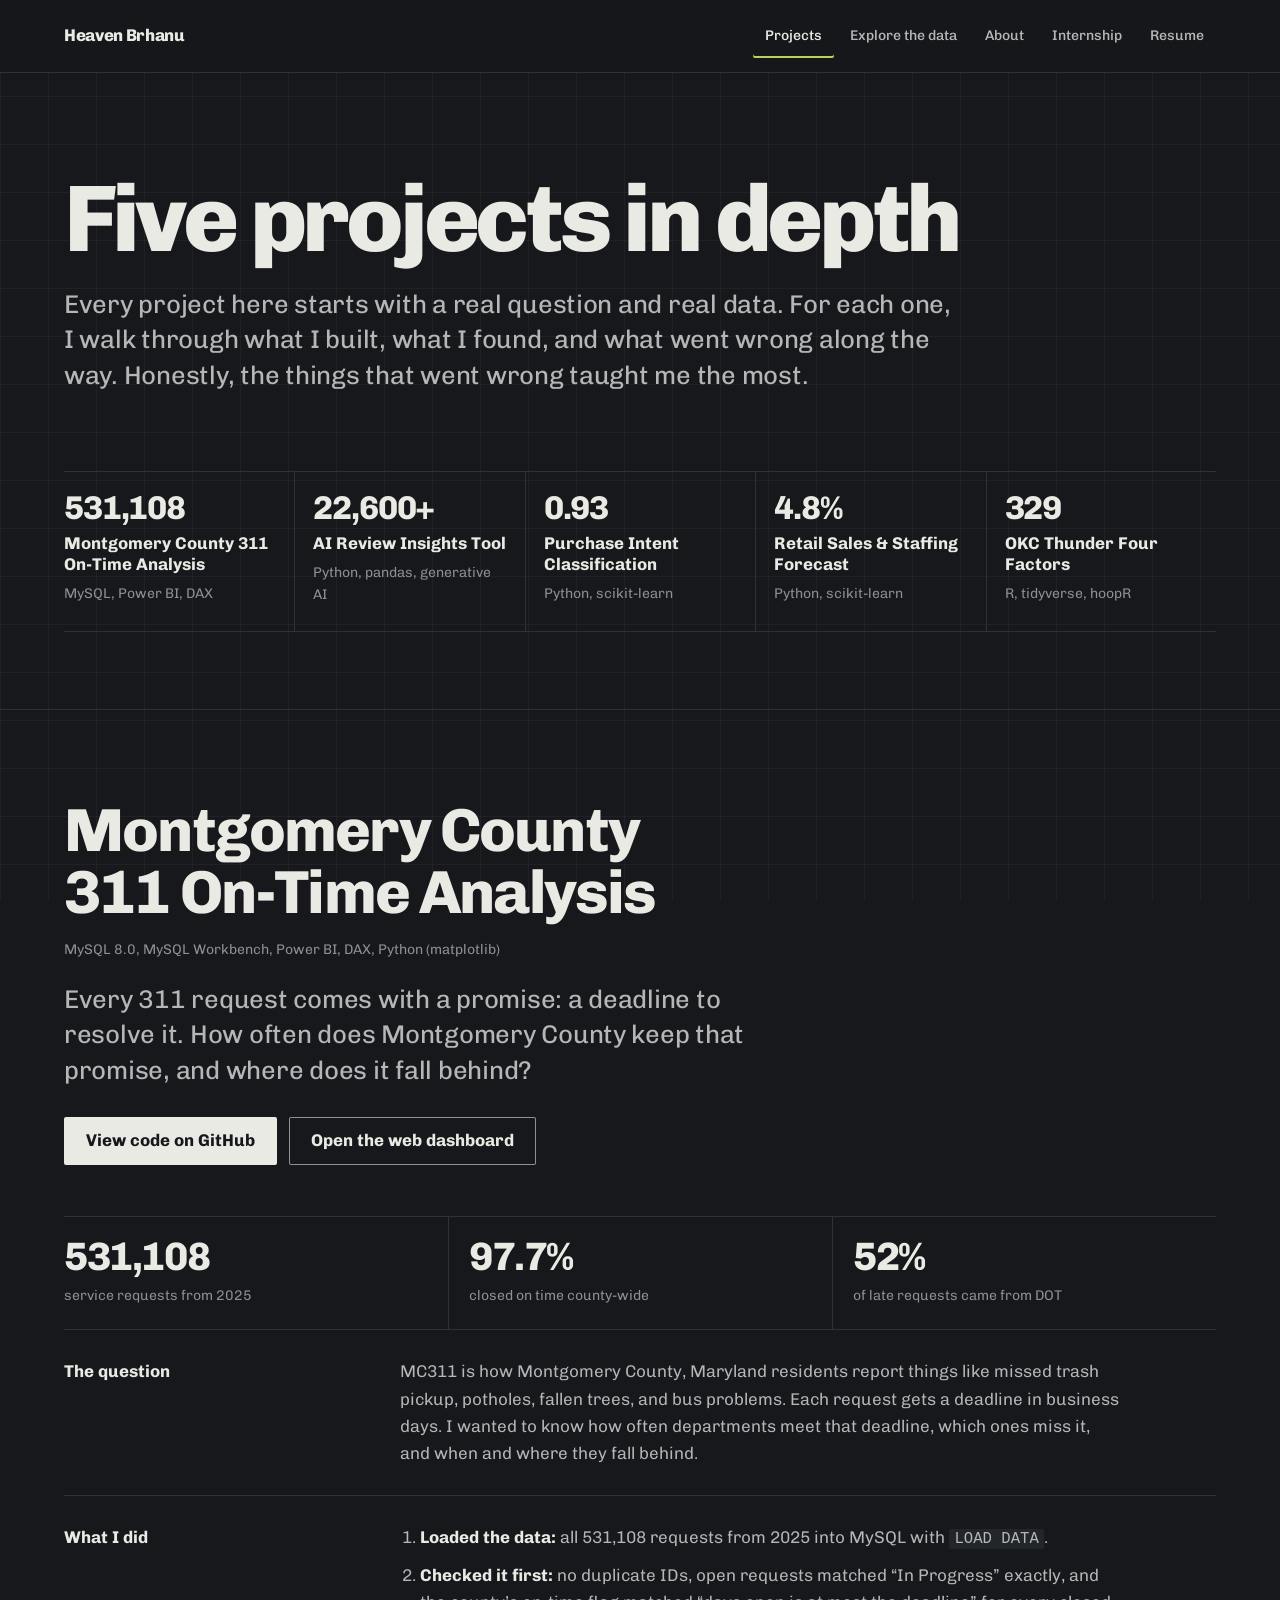
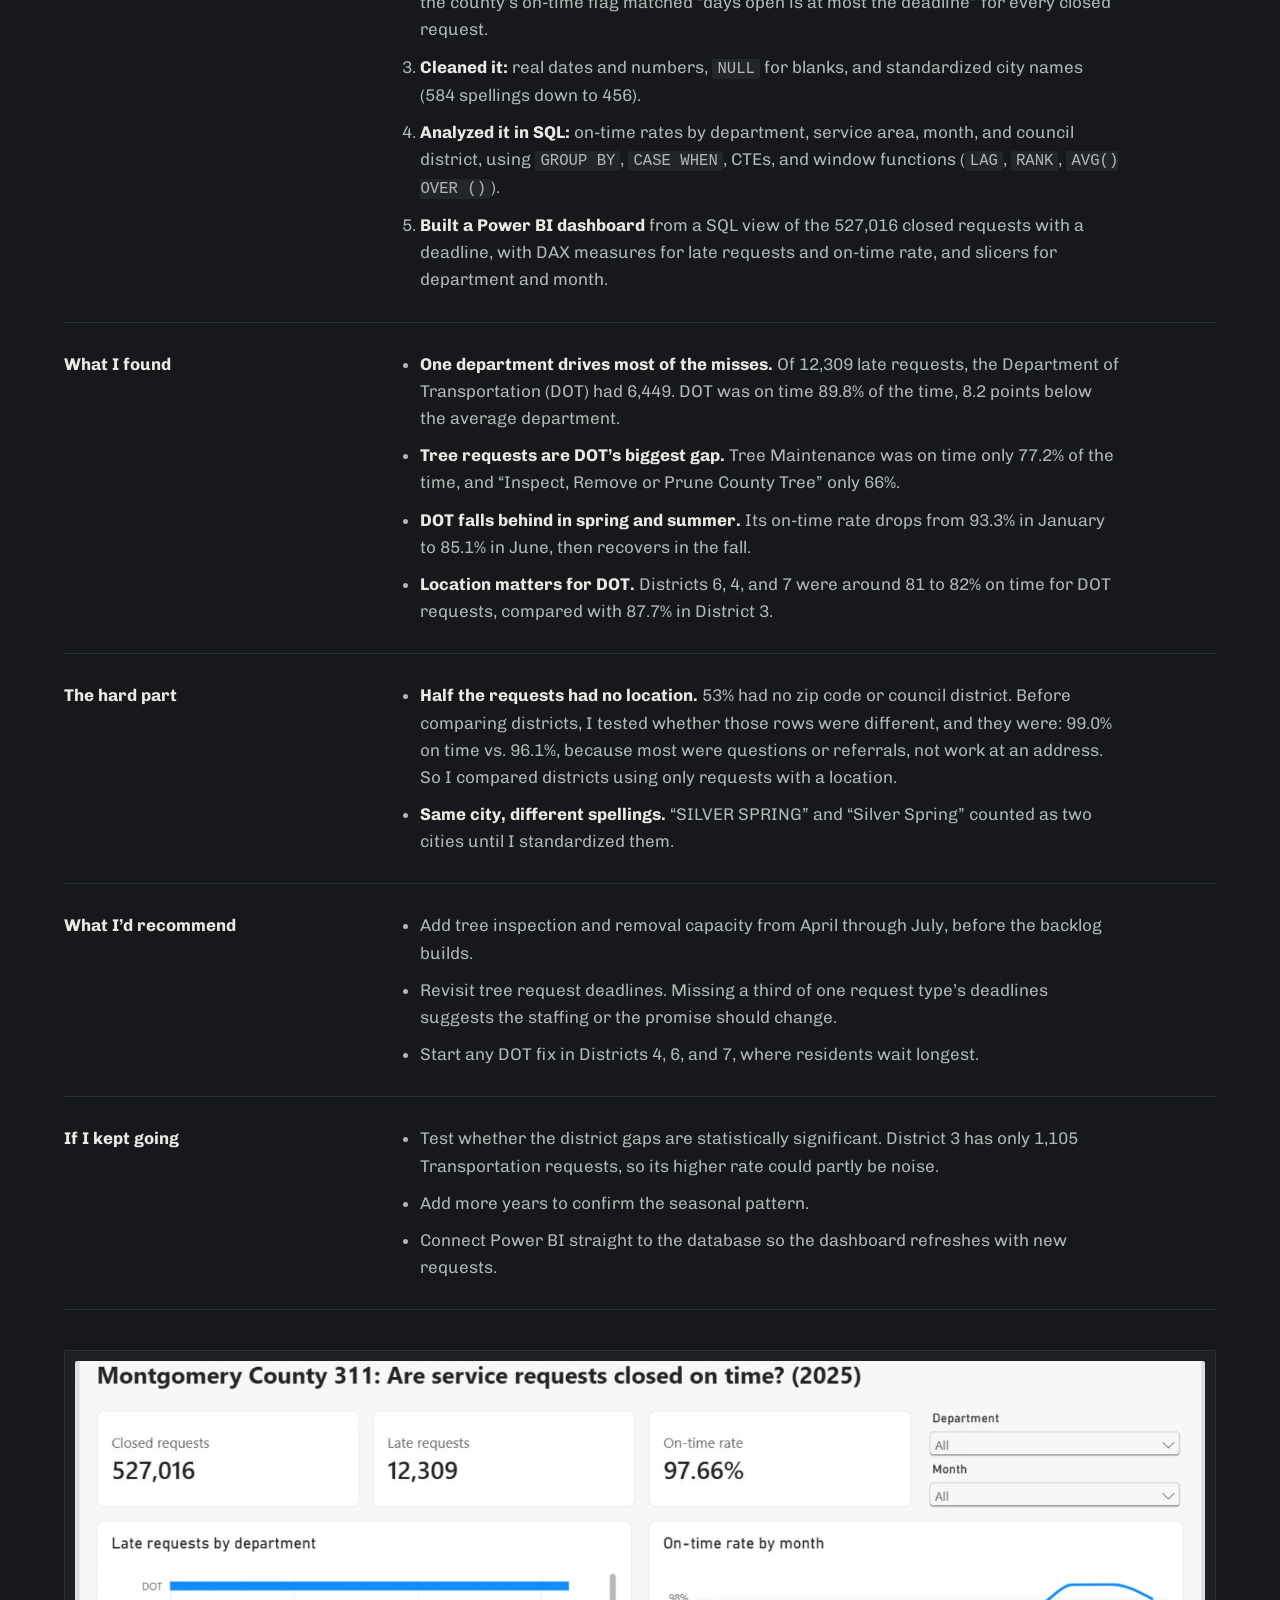
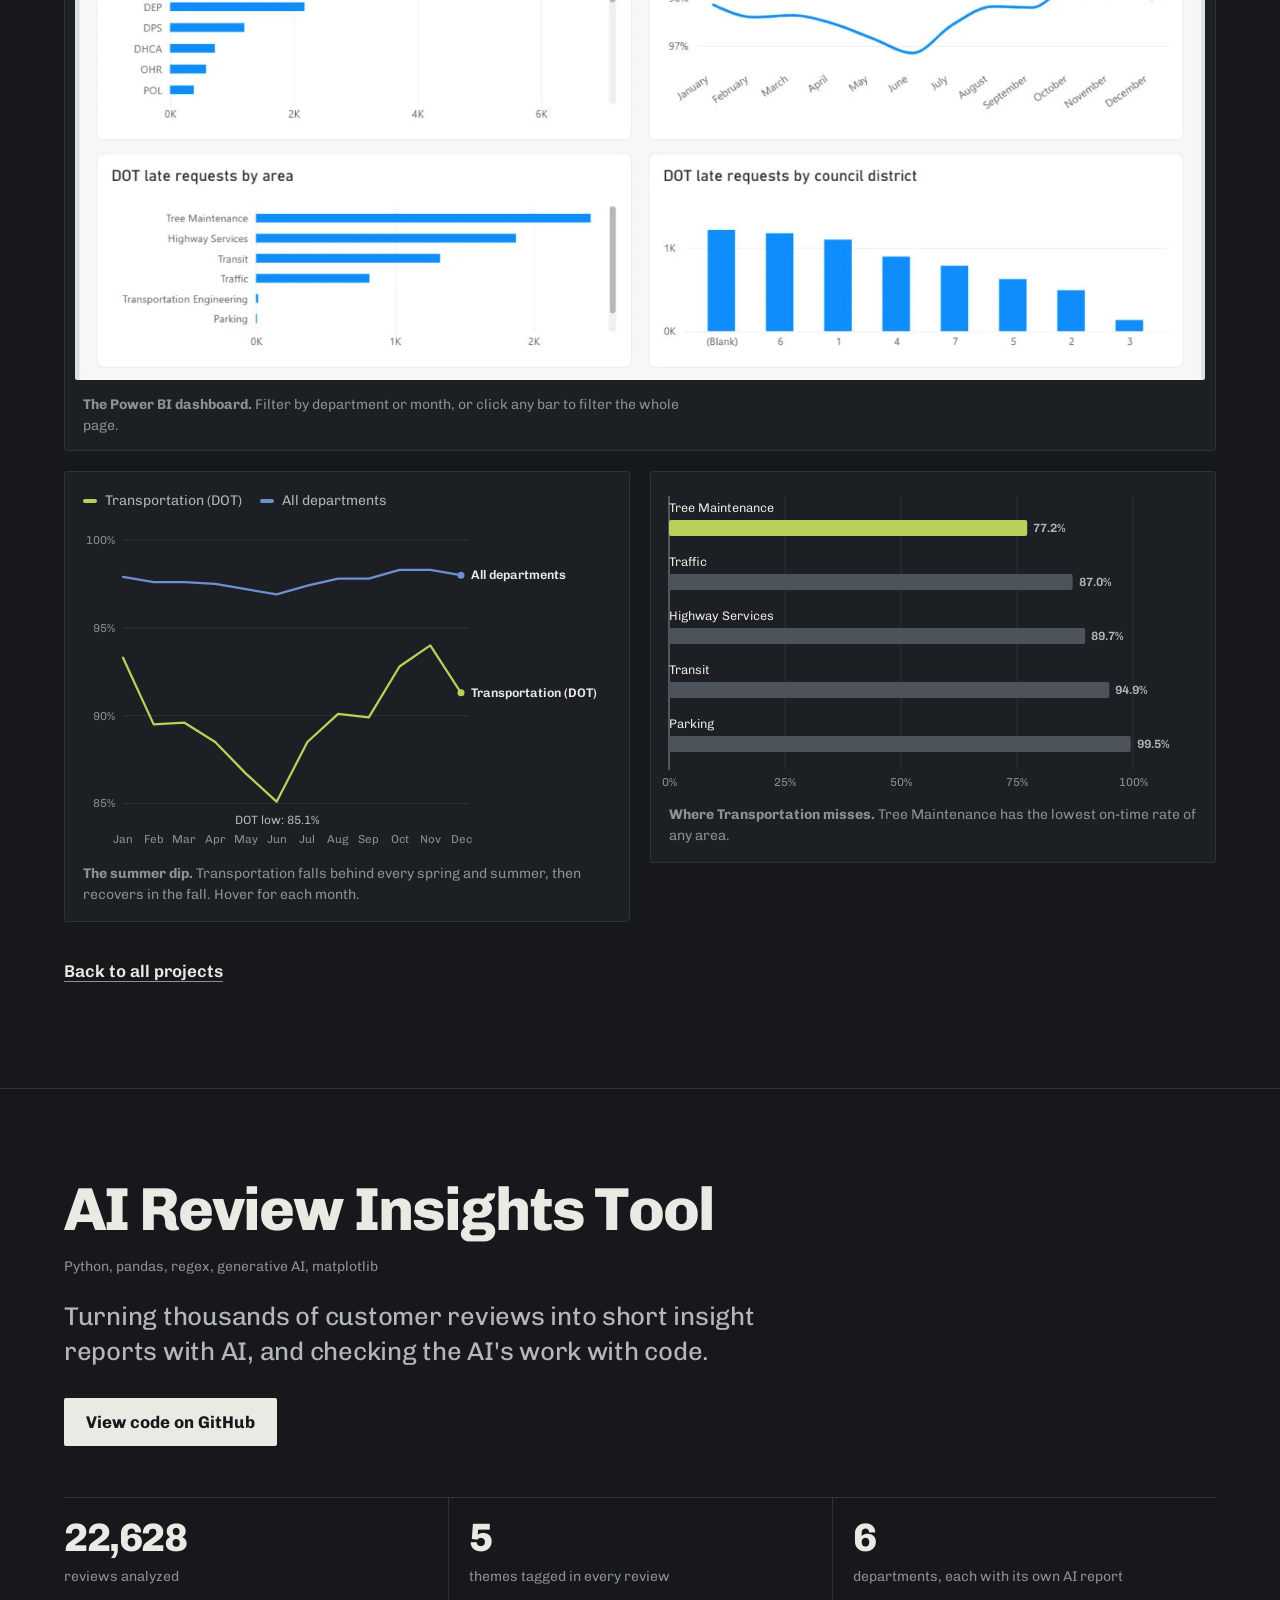
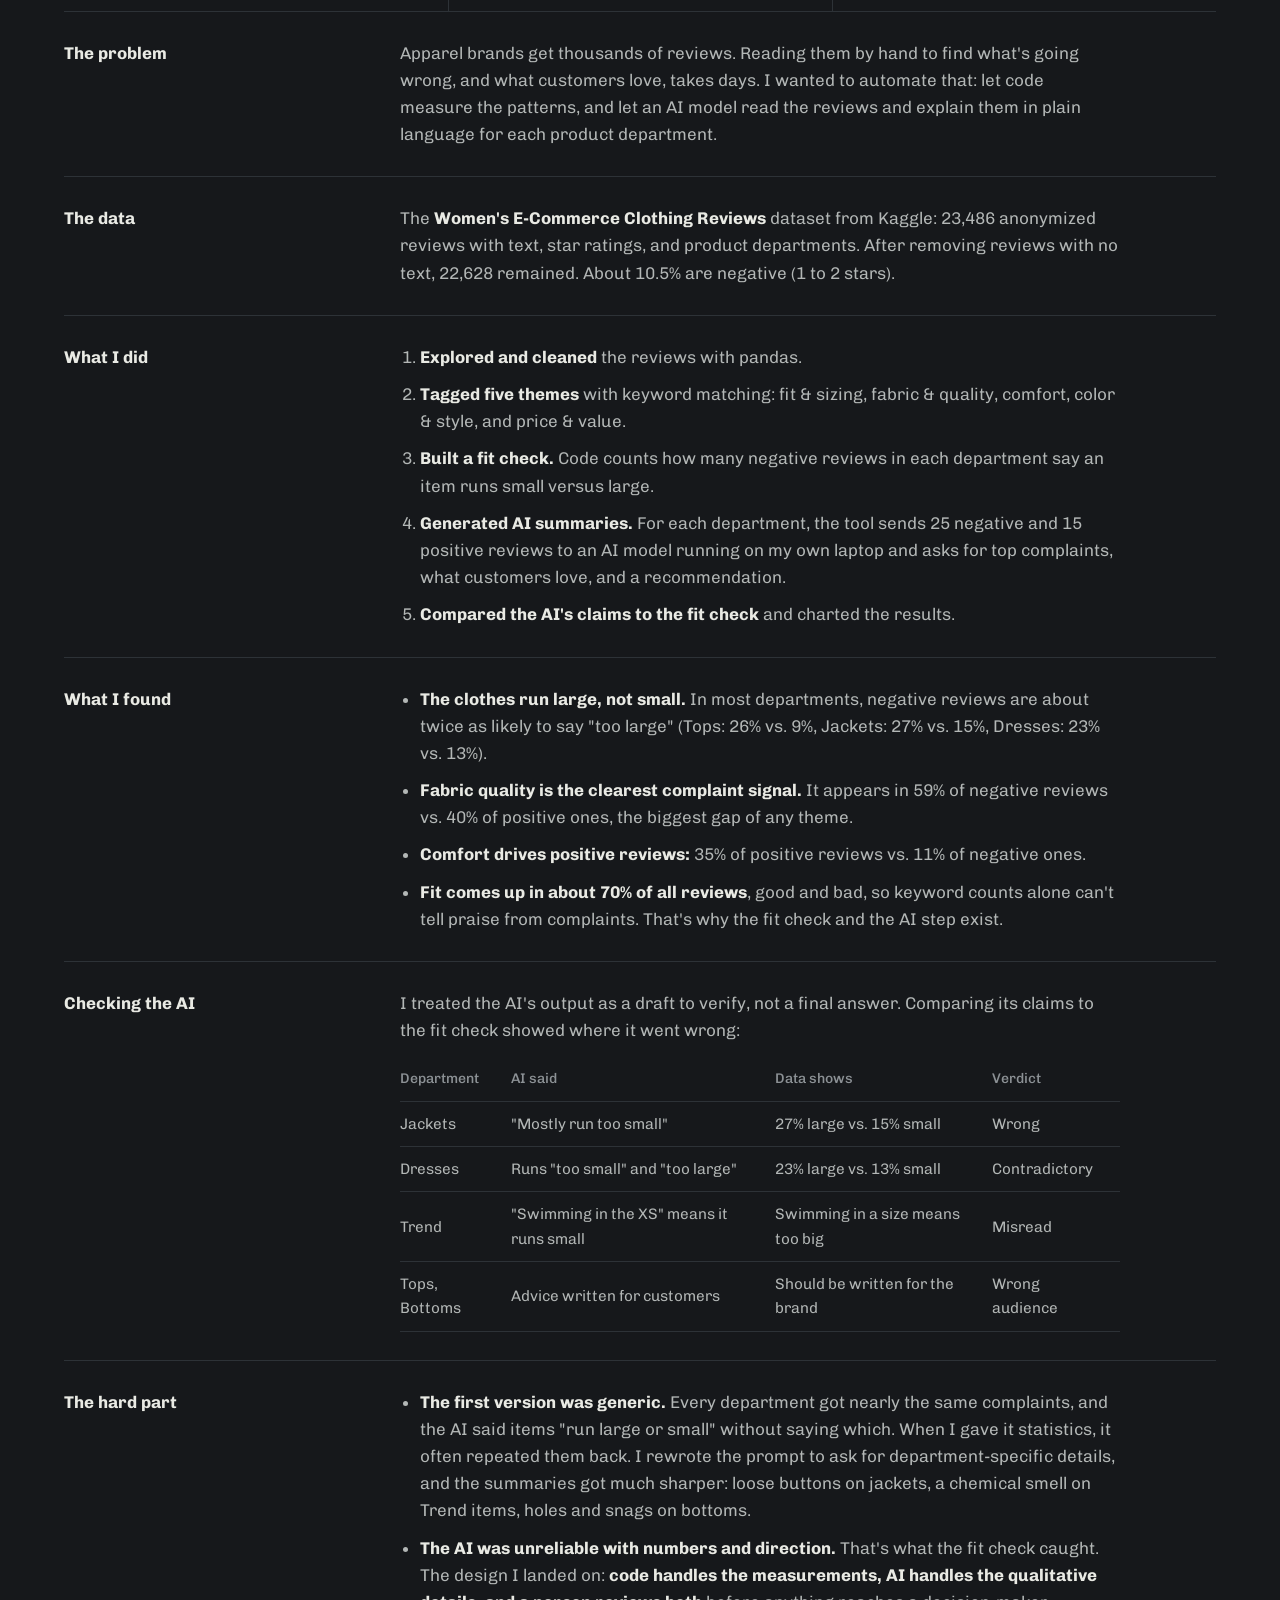
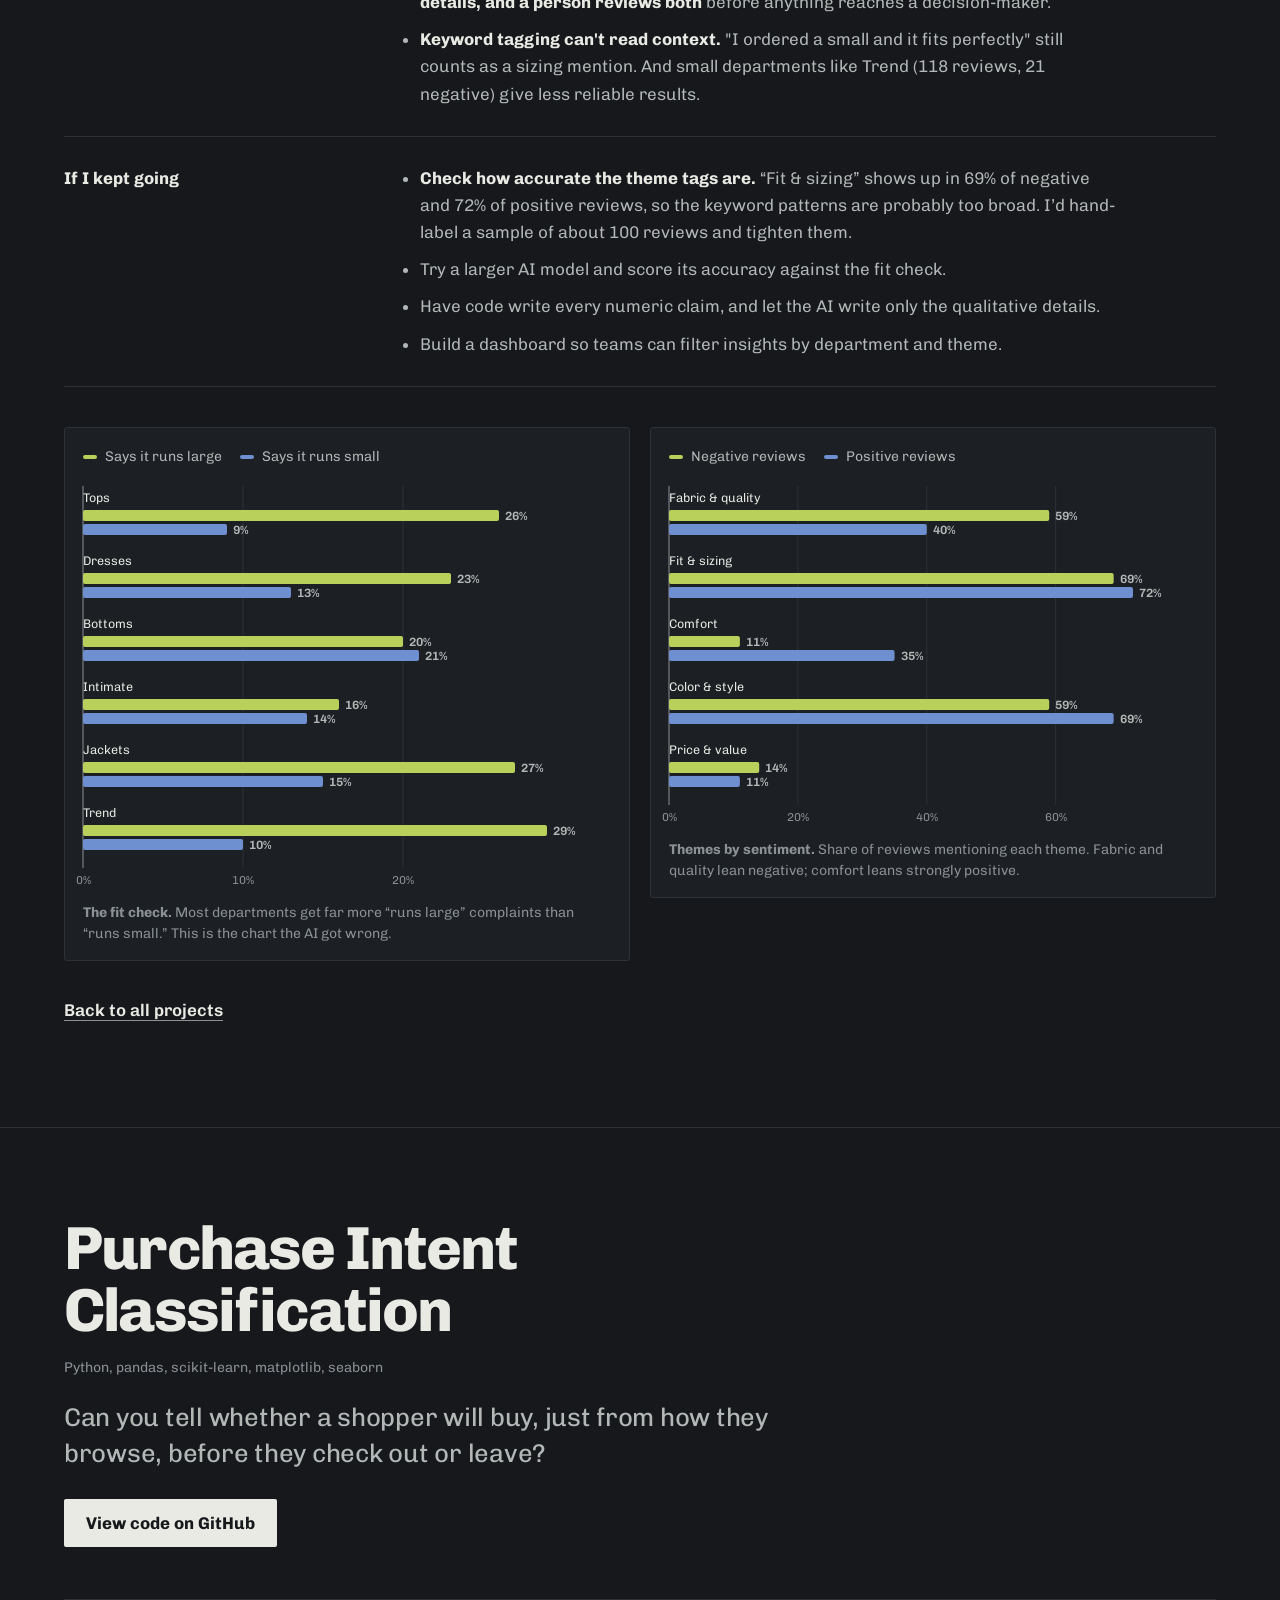
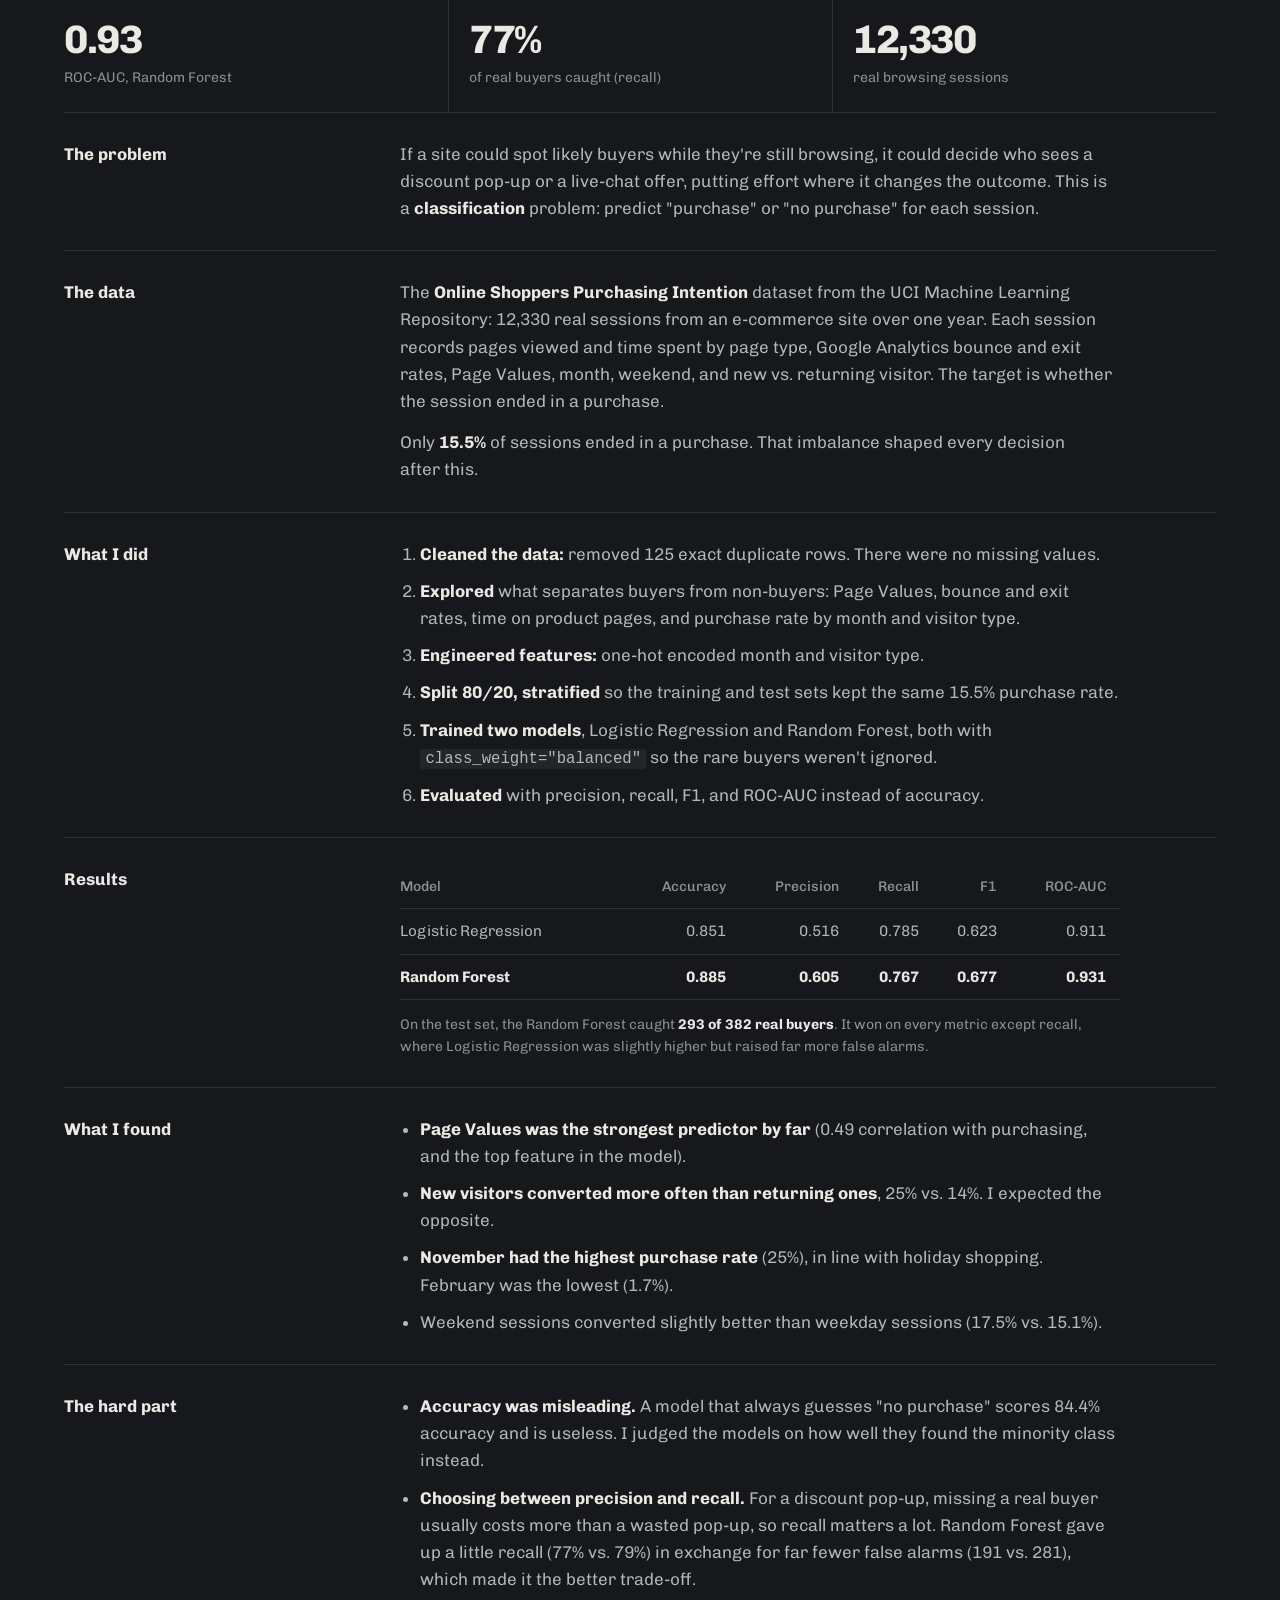
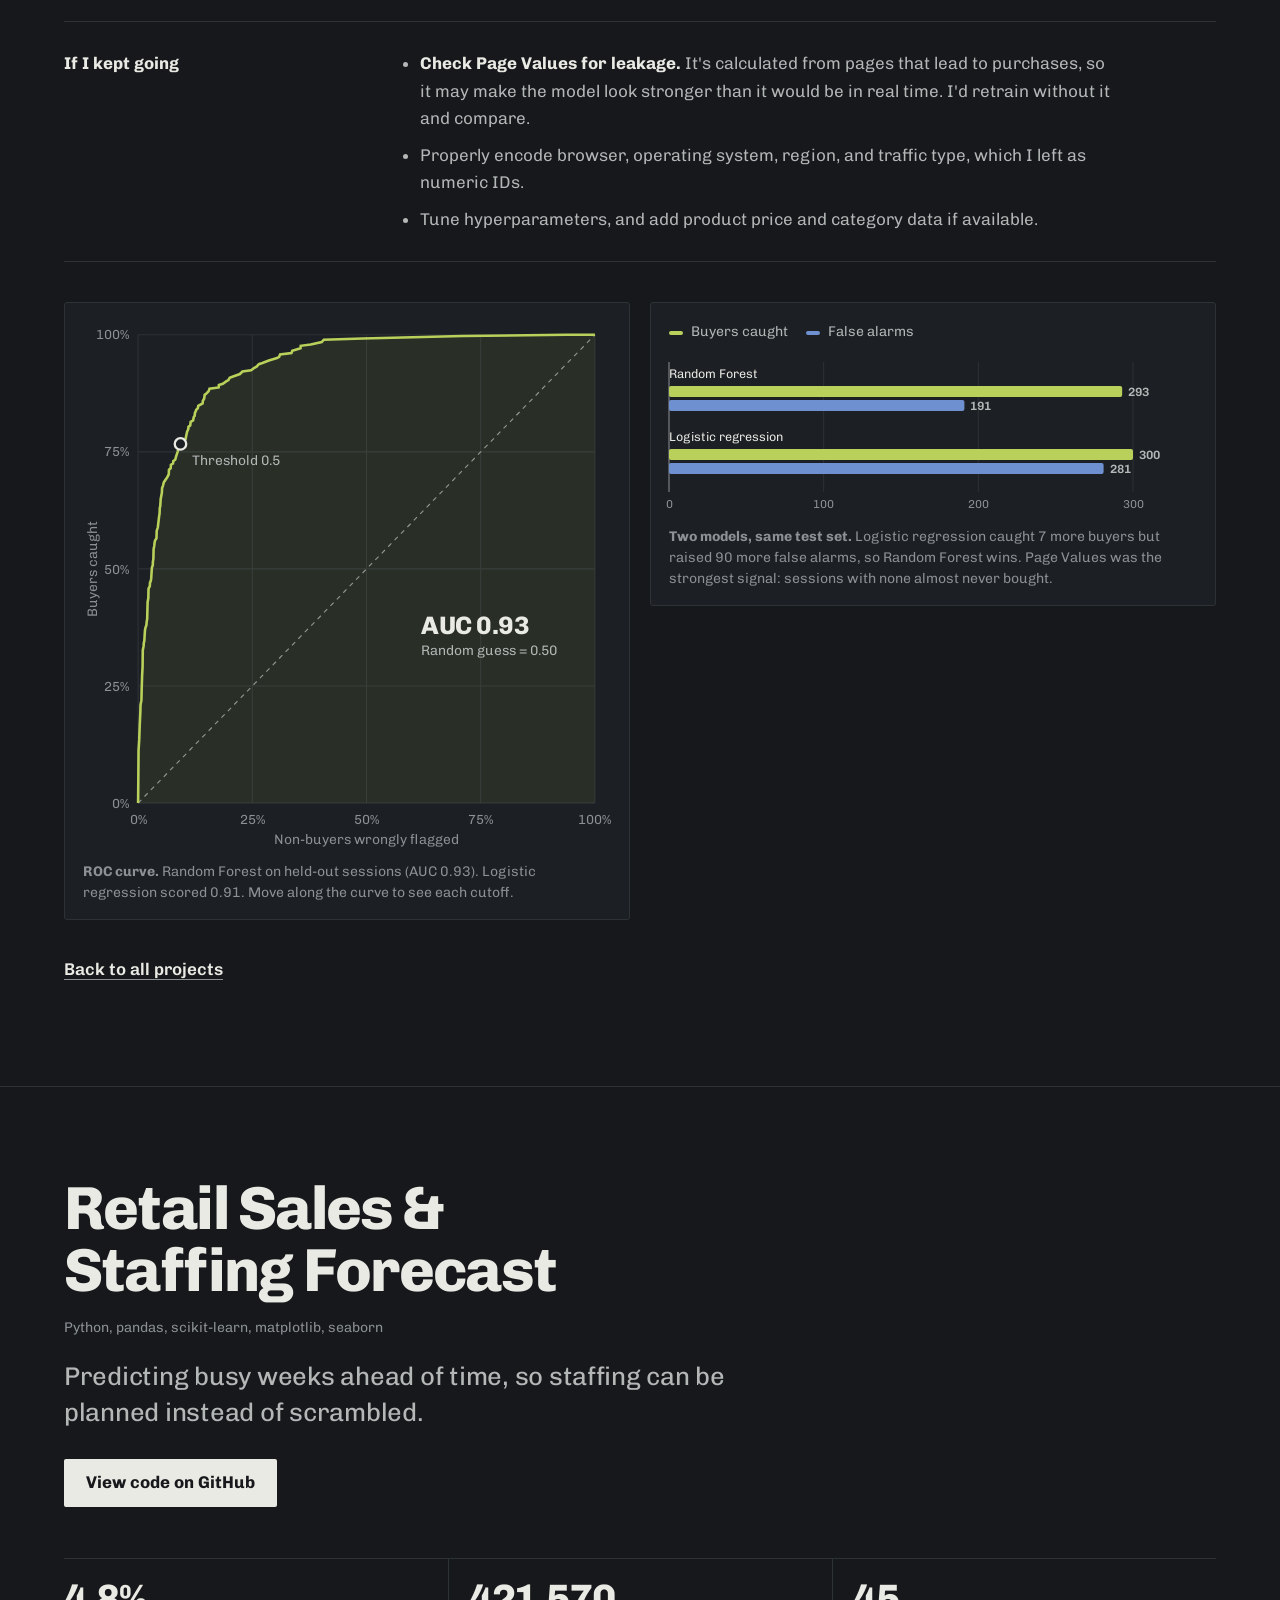
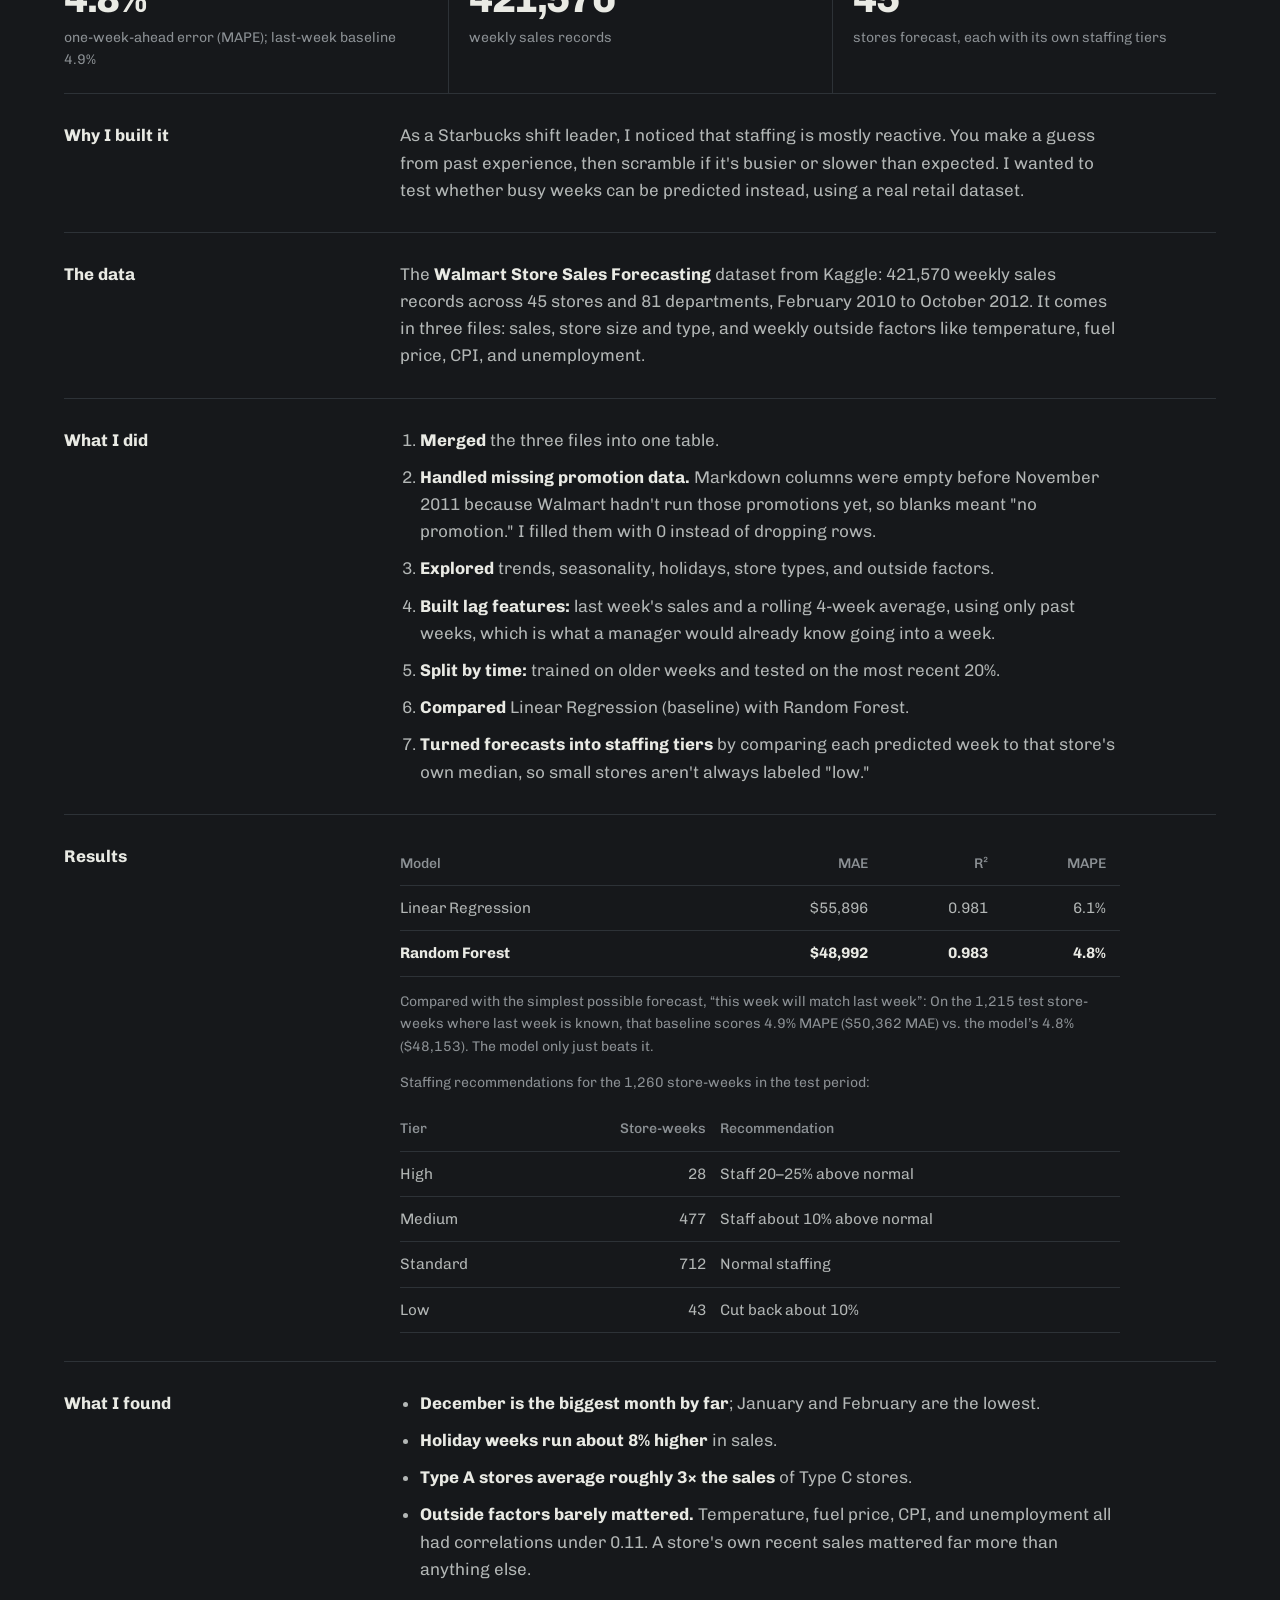
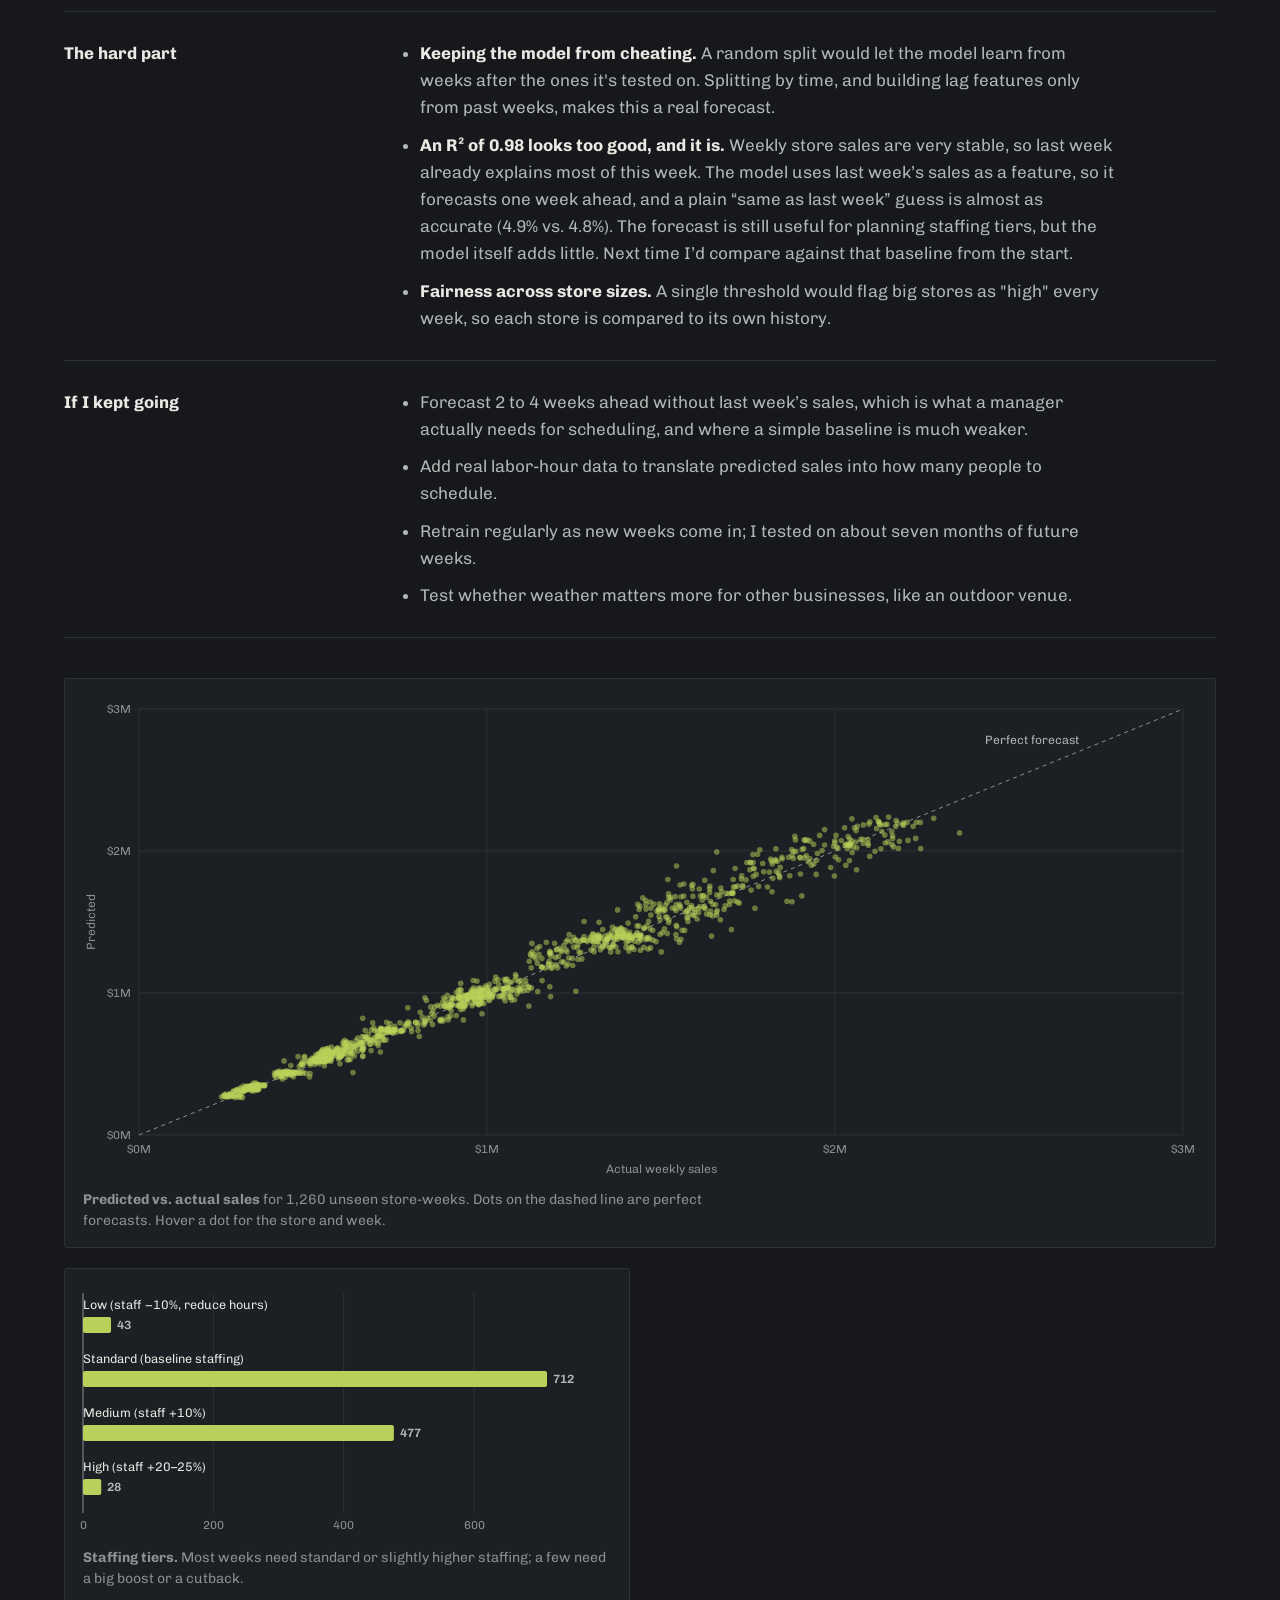
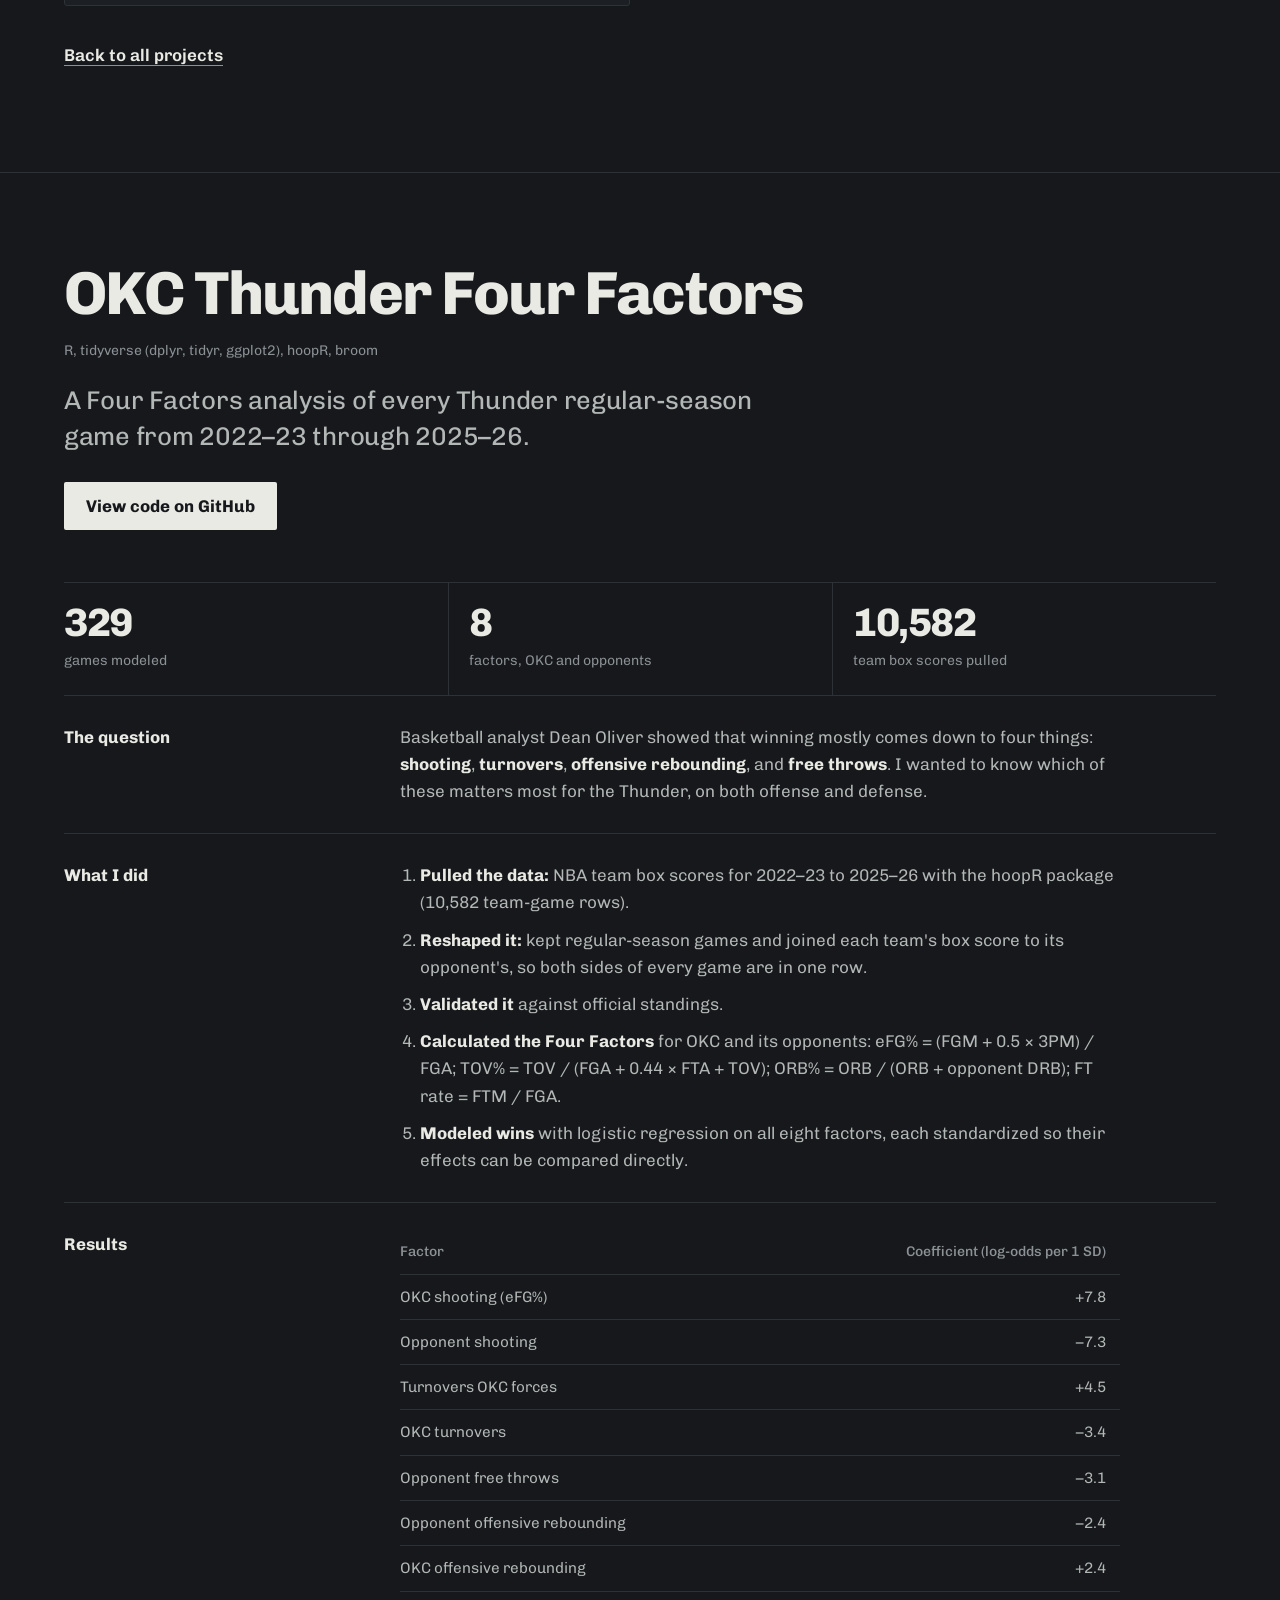
<file: projects.html>
<!DOCTYPE html>
<html lang="en">
<head>
<meta charset="UTF-8">
<meta name="viewport" content="width=device-width, initial-scale=1.0">
<title>Heaven Brhanu | Project Case Studies</title>
<meta name="description" content="Data project case studies by Heaven Brhanu: county 311 analysis in SQL and Power BI, AI review analysis, purchase prediction, sales forecasting, and NBA analytics, with the data, method, results, and what went wrong.">
<meta name="theme-color" content="#16181B">
<meta property="og:title" content="Heaven Brhanu | Project Case Studies">
<meta property="og:description" content="Data projects with real results, and an interactive look at 329 OKC Thunder games.">
<meta property="og:image" content="https://heavenb20.github.io/images/og-card.png">
<meta property="og:image:width" content="1200">
<meta property="og:image:height" content="630">
<meta property="og:image:alt" content="Heaven Brhanu, data analyst portfolio">
<meta property="og:type" content="website">
<meta property="og:url" content="https://heavenb20.github.io/projects.html">
<meta name="twitter:card" content="summary_large_image">
<link rel="canonical" href="https://heavenb20.github.io/projects.html">
<link rel="icon" href="data:image/svg+xml,%3Csvg xmlns='http://www.w3.org/2000/svg' viewBox='0 0 64 64'%3E%3Crect width='64' height='64' rx='6' fill='%2316181B'/%3E%3Crect x='13' y='34' width='8' height='17' fill='%235A6168'/%3E%3Crect x='28' y='24' width='8' height='27' fill='%235A6168'/%3E%3Crect x='43' y='13' width='8' height='38' fill='%23B9D15A'/%3E%3C/svg%3E">
<link rel="preload" href="fonts/chivo-var.woff" as="font" type="font/woff" crossorigin>
<link rel="stylesheet" href="css/site.css">
<script>document.documentElement.classList.add('js')</script>
</head>
<body>
<a class="skip" href="#main">Skip to content</a>
<nav class="nav" aria-label="Main">
  <a class="mark" href="portfolio.html">Heaven Brhanu</a>
  <ul>
    <li><a href="projects.html" aria-current="page">Projects</a></li>
    <li class="wide"><a href="portfolio.html#explore">Explore the data</a></li>
    <li class="wide"><a href="portfolio.html#about">About</a></li>
    <li class="wide"><a href="portfolio.html#internship">Internship</a></li>
    <li><a href="Heaven-Brhanu-Resume.pdf">Resume</a></li>
  </ul>
</nav>
<main id="main">

  <section class="page-hero wrap" id="top">
    <h1>Five projects in depth</h1>
    <p class="lede">Every project here starts with a real question and real data. For each one, I walk through what I built, what I found, and what went wrong along the way. Honestly, the things that went wrong taught me the most.</p>
    <nav class="jump" aria-label="Jump to a project">
      <a href="#mc311"><span class="j-num">531,108</span><span class="j-name">Montgomery County 311 On-Time Analysis</span><span class="j-tool">MySQL, Power BI, DAX</span></a>
      <a href="#ai-review-insights"><span class="j-num">22,600+</span><span class="j-name">AI Review Insights Tool</span><span class="j-tool">Python, pandas, generative AI</span></a>
      <a href="#purchase-intent"><span class="j-num">0.93</span><span class="j-name">Purchase Intent Classification</span><span class="j-tool">Python, scikit-learn</span></a>
      <a href="#sales-forecast"><span class="j-num">4.8%</span><span class="j-name">Retail Sales &amp; Staffing Forecast</span><span class="j-tool">Python, scikit-learn</span></a>
      <a href="#okc-four-factors"><span class="j-num">329</span><span class="j-name">OKC Thunder Four Factors</span><span class="j-tool">R, tidyverse, hoopR</span></a>
    </nav>
  </section>
  <article class="case" id="mc311">
    <header class="case-head f-pink"><div class="wrap">
      <h2>Montgomery County 311 On-Time Analysis</h2>
      <p class="tools">MySQL 8.0, MySQL Workbench, Power BI, DAX, Python (matplotlib)</p>
      <p class="lede">Every 311 request comes with a promise: a deadline to resolve it. How often does Montgomery County keep that promise, and where does it fall behind?</p>
      <div class="case-links"><a class="button" href="https://github.com/Heavenb20/m311-service-requests-sql">View code on GitHub</a><a class="button" href="https://heavenb20.github.io/mc311-dashboard/">Open the web dashboard</a></div>
    </div></header>
    <div class="wrap case-body">

    <div class="case-stats">
      <div><b>531,108</b><span>service requests from 2025</span></div>
      <div><b>97.7%</b><span>closed on time county-wide</span></div>
      <div><b>52%</b><span>of late requests came from DOT</span></div>
    </div>

    <div class="row"><div class="row-label">The question</div><div class="row-body">
      <p>MC311 is how Montgomery County, Maryland residents report things like missed trash pickup, potholes, fallen trees, and bus problems. Each request gets a deadline in business days. I wanted to know how often departments meet that deadline, which ones miss it, and when and where they fall behind.</p>
    </div></div>

    <div class="row"><div class="row-label">What I did</div><div class="row-body">
      <ol>
        <li><b>Loaded the data:</b> all 531,108 requests from 2025 into MySQL with <code>LOAD DATA</code>.</li>
        <li><b>Checked it first:</b> no duplicate IDs, open requests matched &ldquo;In Progress&rdquo; exactly, and the county&rsquo;s on-time flag matched &ldquo;days open is at most the deadline&rdquo; for every closed request.</li>
        <li><b>Cleaned it:</b> real dates and numbers, <code>NULL</code> for blanks, and standardized city names (584 spellings down to 456).</li>
        <li><b>Analyzed it in SQL:</b> on-time rates by department, service area, month, and council district, using <code>GROUP BY</code>, <code>CASE WHEN</code>, CTEs, and window functions (<code>LAG</code>, <code>RANK</code>, <code>AVG() OVER ()</code>).</li>
        <li><b>Built a Power BI dashboard</b> from a SQL view of the 527,016 closed requests with a deadline, with DAX measures for late requests and on-time rate, and slicers for department and month.</li>
      </ol>
    </div></div>

    <div class="row"><div class="row-label">What I found</div><div class="row-body">
      <ul>
        <li><b>One department drives most of the misses.</b> Of 12,309 late requests, the Department of Transportation (DOT) had 6,449. DOT was on time 89.8% of the time, 8.2 points below the average department.</li>
        <li><b>Tree requests are DOT&rsquo;s biggest gap.</b> Tree Maintenance was on time only 77.2% of the time, and &ldquo;Inspect, Remove or Prune County Tree&rdquo; only 66%.</li>
        <li><b>DOT falls behind in spring and summer.</b> Its on-time rate drops from 93.3% in January to 85.1% in June, then recovers in the fall.</li>
        <li><b>Location matters for DOT.</b> Districts 6, 4, and 7 were around 81 to 82% on time for DOT requests, compared with 87.7% in District 3.</li>
      </ul>
    </div></div>

    <div class="row"><div class="row-label">The hard part</div><div class="row-body">
      <ul>
        <li><b>Half the requests had no location.</b> 53% had no zip code or council district. Before comparing districts, I tested whether those rows were different, and they were: 99.0% on time vs. 96.1%, because most were questions or referrals, not work at an address. So I compared districts using only requests with a location.</li>
        <li><b>Same city, different spellings.</b> &ldquo;SILVER SPRING&rdquo; and &ldquo;Silver Spring&rdquo; counted as two cities until I standardized them.</li>
      </ul>
    </div></div>

    <div class="row"><div class="row-label">What I&rsquo;d recommend</div><div class="row-body">
      <ul>
        <li>Add tree inspection and removal capacity from April through July, before the backlog builds.</li>
        <li>Revisit tree request deadlines. Missing a third of one request type&rsquo;s deadlines suggests the staffing or the promise should change.</li>
        <li>Start any DOT fix in Districts 4, 6, and 7, where residents wait longest.</li>
      </ul>
    </div></div>

    <div class="row"><div class="row-label">If I kept going</div><div class="row-body">
      <ul>
        <li>Test whether the district gaps are statistically significant. District 3 has only 1,105 Transportation requests, so its higher rate could partly be noise.</li>
        <li>Add more years to confirm the seasonal pattern.</li>
        <li>Connect Power BI straight to the database so the dashboard refreshes with new requests.</li>
      </ul>
    </div></div>

    <div class="figs">
      <figure class="plate wide"><img src="images/charts/mc311-powerbi.webp" alt="Power BI dashboard: 527,016 closed requests, 12,309 late, 97.66% on time, with charts of late requests by department, on-time rate by month, and DOT late requests by area and council district." loading="lazy" width="1484" height="812"><figcaption><b>The Power BI dashboard.</b> Filter by department or month, or click any bar to filter the whole page.</figcaption></figure>
      <figure class="chart" data-chart="mc311_month" data-type="line" data-min="84" data-max="100" data-unit="%" data-note="DOT low: 85.1%" data-note-at="5" data-aspect="0.62" aria-label="Line chart of on-time rate by month in 2025: Transportation drops from 93.3% in January to 85.1% in June while the county overall stays near 97 to 98%."><div class="plot"></div><figcaption><b>The summer dip.</b> Transportation falls behind every spring and summer, then recovers in the fall. Hover for each month.</figcaption></figure>
      <figure class="chart" data-chart="mc311_area" data-type="bar" data-unit="%" data-max="100" data-highlight="0" data-dec="1" data-vname="On time" aria-label="Bar chart of Transportation on-time rate by service area: Tree Maintenance 77.2%, Traffic 87.0%, Highway Services 89.7%, Transit 94.9%, Parking 99.5%."><div class="plot"></div><figcaption><b>Where Transportation misses.</b> Tree Maintenance has the lowest on-time rate of any area.</figcaption></figure>
    </div>
    <a class="link back-top" href="#top">Back to all projects</a>
    </div>
  </article>
  <article class="case" id="ai-review-insights">
    <header class="case-head f-blue"><div class="wrap">
      <h2>AI Review Insights Tool</h2>
      <p class="tools">Python, pandas, regex, generative AI, matplotlib</p>
      <p class="lede">Turning thousands of customer reviews into short insight reports with AI, and checking the AI's work with code.</p>
      <div class="case-links"><a class="button" href="https://github.com/Heavenb20/ai-review-insights">View code on GitHub</a></div>
    </div></header>
    <div class="wrap case-body">

    <div class="case-stats">
      <div><b>22,628</b><span>reviews analyzed</span></div>
      <div><b>5</b><span>themes tagged in every review</span></div>
      <div><b>6</b><span>departments, each with its own AI report</span></div>
    </div>

    <div class="row"><div class="row-label">The problem</div><div class="row-body">
      <p>Apparel brands get thousands of reviews. Reading them by hand to find what's going wrong, and what customers love, takes days. I wanted to automate that: let code measure the patterns, and let an AI model read the reviews and explain them in plain language for each product department.</p>
    </div></div>

    <div class="row"><div class="row-label">The data</div><div class="row-body">
      <p>The <b>Women's E-Commerce Clothing Reviews</b> dataset from Kaggle: 23,486 anonymized reviews with text, star ratings, and product departments. After removing reviews with no text, 22,628 remained. About 10.5% are negative (1 to 2 stars).</p>
    </div></div>

    <div class="row"><div class="row-label">What I did</div><div class="row-body">
      <ol>
        <li><b>Explored and cleaned</b> the reviews with pandas.</li>
        <li><b>Tagged five themes</b> with keyword matching: fit &amp; sizing, fabric &amp; quality, comfort, color &amp; style, and price &amp; value.</li>
        <li><b>Built a fit check.</b> Code counts how many negative reviews in each department say an item runs small versus large.</li>
        <li><b>Generated AI summaries.</b> For each department, the tool sends 25 negative and 15 positive reviews to an AI model running on my own laptop and asks for top complaints, what customers love, and a recommendation.</li>
        <li><b>Compared the AI's claims to the fit check</b> and charted the results.</li>
      </ol>
    </div></div>

    <div class="row"><div class="row-label">What I found</div><div class="row-body">
      <ul>
        <li><b>The clothes run large, not small.</b> In most departments, negative reviews are about twice as likely to say "too large" (Tops: 26% vs. 9%, Jackets: 27% vs. 15%, Dresses: 23% vs. 13%).</li>
        <li><b>Fabric quality is the clearest complaint signal.</b> It appears in 59% of negative reviews vs. 40% of positive ones, the biggest gap of any theme.</li>
        <li><b>Comfort drives positive reviews:</b> 35% of positive reviews vs. 11% of negative ones.</li>
        <li><b>Fit comes up in about 70% of all reviews</b>, good and bad, so keyword counts alone can't tell praise from complaints. That's why the fit check and the AI step exist.</li>
      </ul>
    </div></div>

    <div class="row"><div class="row-label">Checking the AI</div><div class="row-body">
      <p>I treated the AI's output as a draft to verify, not a final answer. Comparing its claims to the fit check showed where it went wrong:</p>
      <div class="table-wrap"><table class="data">
        <thead><tr><th>Department</th><th>AI said</th><th>Data shows</th><th>Verdict</th></tr></thead>
        <tbody>
          <tr><td>Jackets</td><td>"Mostly run too small"</td><td>27% large vs. 15% small</td><td>Wrong</td></tr>
          <tr><td>Dresses</td><td>Runs "too small" and "too large"</td><td>23% large vs. 13% small</td><td>Contradictory</td></tr>
          <tr><td>Trend</td><td>"Swimming in the XS" means it runs small</td><td>Swimming in a size means too big</td><td>Misread</td></tr>
          <tr><td>Tops, Bottoms</td><td>Advice written for customers</td><td>Should be written for the brand</td><td>Wrong audience</td></tr>
        </tbody>
      </table></div>
    </div></div>

    <div class="row"><div class="row-label">The hard part</div><div class="row-body">
      <ul>
        <li><b>The first version was generic.</b> Every department got nearly the same complaints, and the AI said items "run large or small" without saying which. When I gave it statistics, it often repeated them back. I rewrote the prompt to ask for department-specific details, and the summaries got much sharper: loose buttons on jackets, a chemical smell on Trend items, holes and snags on bottoms.</li>
        <li><b>The AI was unreliable with numbers and direction.</b> That's what the fit check caught. The design I landed on: <b>code handles the measurements, AI handles the qualitative details, and a person reviews both</b> before anything reaches a decision-maker.</li>
        <li><b>Keyword tagging can't read context.</b> "I ordered a small and it fits perfectly" still counts as a sizing mention. And small departments like Trend (118 reviews, 21 negative) give less reliable results.</li>
      </ul>
    </div></div>

    <div class="row"><div class="row-label">If I kept going</div><div class="row-body">
      <ul>
        <li><b>Check how accurate the theme tags are.</b> &ldquo;Fit &amp; sizing&rdquo; shows up in 69% of negative and 72% of positive reviews, so the keyword patterns are probably too broad. I&rsquo;d hand-label a sample of about 100 reviews and tighten them.</li>
        <li>Try a larger AI model and score its accuracy against the fit check.</li>
        <li>Have code write every numeric claim, and let the AI write only the qualitative details.</li>
        <li>Build a dashboard so teams can filter insights by department and theme.</li>
      </ul>
    </div></div>

    <div class="figs">
      <figure class="chart" data-chart="review_fit" data-type="pair" data-unit="%" data-keys='[{"k":"large","name":"Says it runs large"},{"k":"small","name":"Says it runs small"}]' aria-label="Paired bar chart of negative reviews saying items run large versus small, by department. Five of six departments run large."><div class="plot"></div><figcaption><b>The fit check.</b> Most departments get far more &ldquo;runs large&rdquo; complaints than &ldquo;runs small.&rdquo; This is the chart the AI got wrong.</figcaption></figure>
      <figure class="chart" data-chart="review_themes" data-type="pair" data-unit="%" data-keys='[{"k":"neg","name":"Negative reviews"},{"k":"pos","name":"Positive reviews"}]' aria-label="Paired bar chart of how often each theme appears in negative versus positive reviews: fabric and quality 59% vs 40%, comfort 11% vs 35%."><div class="plot"></div><figcaption><b>Themes by sentiment.</b> Share of reviews mentioning each theme. Fabric and quality lean negative; comfort leans strongly positive.</figcaption></figure>
    </div>
    <a class="link back-top" href="#top">Back to all projects</a>
    </div>
  </article>
  <article class="case" id="purchase-intent">
    <header class="case-head f-butter"><div class="wrap">
      <h2>Purchase Intent Classification</h2>
      <p class="tools">Python, pandas, scikit-learn, matplotlib, seaborn</p>
      <p class="lede">Can you tell whether a shopper will buy, just from how they browse, before they check out or leave?</p>
      <div class="case-links"><a class="button" href="https://github.com/Heavenb20/purchase-intent-classification">View code on GitHub</a></div>
    </div></header>
    <div class="wrap case-body">

    <div class="case-stats">
      <div><b>0.93</b><span>ROC-AUC, Random Forest</span></div>
      <div><b>77%</b><span>of real buyers caught (recall)</span></div>
      <div><b>12,330</b><span>real browsing sessions</span></div>
    </div>

    <div class="row"><div class="row-label">The problem</div><div class="row-body">
      <p>If a site could spot likely buyers while they're still browsing, it could decide who sees a discount pop-up or a live-chat offer, putting effort where it changes the outcome. This is a <b>classification</b> problem: predict "purchase" or "no purchase" for each session.</p>
    </div></div>

    <div class="row"><div class="row-label">The data</div><div class="row-body">
      <p>The <b>Online Shoppers Purchasing Intention</b> dataset from the UCI Machine Learning Repository: 12,330 real sessions from an e-commerce site over one year. Each session records pages viewed and time spent by page type, Google Analytics bounce and exit rates, Page Values, month, weekend, and new vs. returning visitor. The target is whether the session ended in a purchase.</p>
      <p>Only <b>15.5%</b> of sessions ended in a purchase. That imbalance shaped every decision after this.</p>
    </div></div>

    <div class="row"><div class="row-label">What I did</div><div class="row-body">
      <ol>
        <li><b>Cleaned the data:</b> removed 125 exact duplicate rows. There were no missing values.</li>
        <li><b>Explored</b> what separates buyers from non-buyers: Page Values, bounce and exit rates, time on product pages, and purchase rate by month and visitor type.</li>
        <li><b>Engineered features:</b> one-hot encoded month and visitor type.</li>
        <li><b>Split 80/20, stratified</b> so the training and test sets kept the same 15.5% purchase rate.</li>
        <li><b>Trained two models</b>, Logistic Regression and Random Forest, both with <code>class_weight="balanced"</code> so the rare buyers weren't ignored.</li>
        <li><b>Evaluated</b> with precision, recall, F1, and ROC-AUC instead of accuracy.</li>
      </ol>
    </div></div>

    <div class="row"><div class="row-label">Results</div><div class="row-body">
      <div class="table-wrap"><table class="data">
        <thead><tr><th>Model</th><th class="n">Accuracy</th><th class="n">Precision</th><th class="n">Recall</th><th class="n">F1</th><th class="n">ROC-AUC</th></tr></thead>
        <tbody>
          <tr><td>Logistic Regression</td><td class="n">0.851</td><td class="n">0.516</td><td class="n">0.785</td><td class="n">0.623</td><td class="n">0.911</td></tr>
          <tr class="win"><td>Random Forest</td><td class="n">0.885</td><td class="n">0.605</td><td class="n">0.767</td><td class="n">0.677</td><td class="n">0.931</td></tr>
        </tbody>
      </table></div>
      <p class="after-table">On the test set, the Random Forest caught <b>293 of 382 real buyers</b>. It won on every metric except recall, where Logistic Regression was slightly higher but raised far more false alarms.</p>
    </div></div>

    <div class="row"><div class="row-label">What I found</div><div class="row-body">
      <ul>
        <li><b>Page Values was the strongest predictor by far</b> (0.49 correlation with purchasing, and the top feature in the model).</li>
        <li><b>New visitors converted more often than returning ones</b>, 25% vs. 14%. I expected the opposite.</li>
        <li><b>November had the highest purchase rate</b> (25%), in line with holiday shopping. February was the lowest (1.7%).</li>
        <li>Weekend sessions converted slightly better than weekday sessions (17.5% vs. 15.1%).</li>
      </ul>
    </div></div>

    <div class="row"><div class="row-label">The hard part</div><div class="row-body">
      <ul>
        <li><b>Accuracy was misleading.</b> A model that always guesses "no purchase" scores 84.4% accuracy and is useless. I judged the models on how well they found the minority class instead.</li>
        <li><b>Choosing between precision and recall.</b> For a discount pop-up, missing a real buyer usually costs more than a wasted pop-up, so recall matters a lot. Random Forest gave up a little recall (77% vs. 79%) in exchange for far fewer false alarms (191 vs. 281), which made it the better trade-off.</li>
      </ul>
    </div></div>

    <div class="row"><div class="row-label">If I kept going</div><div class="row-body">
      <ul>
        <li><b>Check Page Values for leakage.</b> It's calculated from pages that lead to purchases, so it may make the model look stronger than it would be in real time. I'd retrain without it and compare.</li>
        <li>Properly encode browser, operating system, region, and traffic type, which I left as numeric IDs.</li>
        <li>Tune hyperparameters, and add product price and category data if available.</li>
      </ul>
    </div></div>

    <div class="figs">
      <figure class="chart" data-chart="purchase_roc" data-type="roc" aria-label="ROC curve for the Random Forest model on 2,441 held-out sessions, AUC 0.93, far above the random-guess diagonal."><div class="plot"></div><figcaption><b>ROC curve.</b> Random Forest on held-out sessions (AUC 0.93). Logistic regression scored 0.91. Move along the curve to see each cutoff.</figcaption></figure>
      <figure class="chart" data-chart="purchase_models" data-type="pair" data-keys='[{"k":"caught","name":"Buyers caught"},{"k":"false","name":"False alarms"}]' data-vname="Sessions" aria-label="Paired bar chart of test results: Random Forest caught 293 buyers with 191 false alarms; logistic regression caught 300 with 281 false alarms."><div class="plot"></div><figcaption><b>Two models, same test set.</b> Logistic regression caught 7 more buyers but raised 90 more false alarms, so Random Forest wins. Page Values was the strongest signal: sessions with none almost never bought.</figcaption></figure>
    </div>
    <a class="link back-top" href="#top">Back to all projects</a>
    </div>
  </article>
  <article class="case" id="sales-forecast">
    <header class="case-head f-pink"><div class="wrap">
      <h2>Retail Sales &amp; Staffing Forecast</h2>
      <p class="tools">Python, pandas, scikit-learn, matplotlib, seaborn</p>
      <p class="lede">Predicting busy weeks ahead of time, so staffing can be planned instead of scrambled.</p>
      <div class="case-links"><a class="button" href="https://github.com/Heavenb20/retail-sales-staffing-forecast">View code on GitHub</a></div>
    </div></header>
    <div class="wrap case-body">

    <div class="case-stats">
      <div><b>4.8%</b><span>one-week-ahead error (MAPE); last-week baseline 4.9%</span></div>
      <div><b>421,570</b><span>weekly sales records</span></div>
      <div><b>45</b><span>stores forecast, each with its own staffing tiers</span></div>
    </div>

    <div class="row"><div class="row-label">Why I built it</div><div class="row-body">
      <p>As a Starbucks shift leader, I noticed that staffing is mostly reactive. You make a guess from past experience, then scramble if it's busier or slower than expected. I wanted to test whether busy weeks can be predicted instead, using a real retail dataset.</p>
    </div></div>

    <div class="row"><div class="row-label">The data</div><div class="row-body">
      <p>The <b>Walmart Store Sales Forecasting</b> dataset from Kaggle: 421,570 weekly sales records across 45 stores and 81 departments, February 2010 to October 2012. It comes in three files: sales, store size and type, and weekly outside factors like temperature, fuel price, CPI, and unemployment.</p>
    </div></div>

    <div class="row"><div class="row-label">What I did</div><div class="row-body">
      <ol>
        <li><b>Merged</b> the three files into one table.</li>
        <li><b>Handled missing promotion data.</b> Markdown columns were empty before November 2011 because Walmart hadn't run those promotions yet, so blanks meant "no promotion." I filled them with 0 instead of dropping rows.</li>
        <li><b>Explored</b> trends, seasonality, holidays, store types, and outside factors.</li>
        <li><b>Built lag features:</b> last week's sales and a rolling 4-week average, using only past weeks, which is what a manager would already know going into a week.</li>
        <li><b>Split by time:</b> trained on older weeks and tested on the most recent 20%.</li>
        <li><b>Compared</b> Linear Regression (baseline) with Random Forest.</li>
        <li><b>Turned forecasts into staffing tiers</b> by comparing each predicted week to that store's own median, so small stores aren't always labeled "low."</li>
      </ol>
    </div></div>

    <div class="row"><div class="row-label">Results</div><div class="row-body">
      <div class="table-wrap"><table class="data">
        <thead><tr><th>Model</th><th class="n">MAE</th><th class="n">R²</th><th class="n">MAPE</th></tr></thead>
        <tbody>
          <tr><td>Linear Regression</td><td class="n">$55,896</td><td class="n">0.981</td><td class="n">6.1%</td></tr>
          <tr class="win"><td>Random Forest</td><td class="n">$48,992</td><td class="n">0.983</td><td class="n">4.8%</td></tr>
        </tbody>
      </table></div>
      <p class="after-table">Compared with the simplest possible forecast, &ldquo;this week will match last week&rdquo;: On the 1,215 test store-weeks where last week is known, that baseline scores 4.9% MAPE ($50,362 MAE) vs. the model&rsquo;s 4.8% ($48,153). The model only just beats it.</p>
      <p class="after-table">Staffing recommendations for the 1,260 store-weeks in the test period:</p>
      <div class="table-wrap"><table class="data">
        <thead><tr><th>Tier</th><th class="n">Store-weeks</th><th>Recommendation</th></tr></thead>
        <tbody>
          <tr><td>High</td><td class="n">28</td><td>Staff 20–25% above normal</td></tr>
          <tr><td>Medium</td><td class="n">477</td><td>Staff about 10% above normal</td></tr>
          <tr><td>Standard</td><td class="n">712</td><td>Normal staffing</td></tr>
          <tr><td>Low</td><td class="n">43</td><td>Cut back about 10%</td></tr>
        </tbody>
      </table></div>
    </div></div>

    <div class="row"><div class="row-label">What I found</div><div class="row-body">
      <ul>
        <li><b>December is the biggest month by far</b>; January and February are the lowest.</li>
        <li><b>Holiday weeks run about 8% higher</b> in sales.</li>
        <li><b>Type A stores average roughly 3× the sales</b> of Type C stores.</li>
        <li><b>Outside factors barely mattered.</b> Temperature, fuel price, CPI, and unemployment all had correlations under 0.11. A store's own recent sales mattered far more than anything else.</li>
      </ul>
    </div></div>

    <div class="row"><div class="row-label">The hard part</div><div class="row-body">
      <ul>
        <li><b>Keeping the model from cheating.</b> A random split would let the model learn from weeks after the ones it's tested on. Splitting by time, and building lag features only from past weeks, makes this a real forecast.</li>
        <li><b>An R² of 0.98 looks too good, and it is.</b> Weekly store sales are very stable, so last week already explains most of this week. The model uses last week&rsquo;s sales as a feature, so it forecasts one week ahead, and a plain &ldquo;same as last week&rdquo; guess is almost as accurate (4.9% vs. 4.8%). The forecast is still useful for planning staffing tiers, but the model itself adds little. Next time I&rsquo;d compare against that baseline from the start.</li>
        <li><b>Fairness across store sizes.</b> A single threshold would flag big stores as "high" every week, so each store is compared to its own history.</li>
      </ul>
    </div></div>

    <div class="row"><div class="row-label">If I kept going</div><div class="row-body">
      <ul>
        <li>Forecast 2 to 4 weeks ahead without last week&rsquo;s sales, which is what a manager actually needs for scheduling, and where a simple baseline is much weaker.</li>
        <li>Add real labor-hour data to translate predicted sales into how many people to schedule.</li>
        <li>Retrain regularly as new weeks come in; I tested on about seven months of future weeks.</li>
        <li>Test whether weather matters more for other businesses, like an outdoor venue.</li>
      </ul>
    </div></div>

    <div class="figs">
      <figure class="chart wide" data-chart="sales_scatter" data-type="scatter" aria-label="Scatter plot of predicted versus actual weekly sales for 1,260 unseen store-weeks, tightly clustered along the diagonal."><div class="plot"></div><figcaption><b>Predicted vs. actual sales</b> for 1,260 unseen store-weeks. Dots on the dashed line are perfect forecasts. Hover a dot for the store and week.</figcaption></figure>
      <figure class="chart" data-chart="sales_tiers" data-type="bar" data-highlight="-1" data-vname="Store-weeks" aria-label="Bar chart of recommended staffing tiers: 43 low, 712 standard, 477 medium, and 28 high store-weeks."><div class="plot"></div><figcaption><b>Staffing tiers.</b> Most weeks need standard or slightly higher staffing; a few need a big boost or a cutback.</figcaption></figure>
    </div>
    <a class="link back-top" href="#top">Back to all projects</a>
    </div>
  </article>
  <article class="case" id="okc-four-factors">
    <header class="case-head f-blue"><div class="wrap">
      <h2>OKC Thunder Four Factors</h2>
      <p class="tools">R, tidyverse (dplyr, tidyr, ggplot2), hoopR, broom</p>
      <p class="lede">A Four Factors analysis of every Thunder regular-season game from 2022–23 through 2025–26.</p>
      <div class="case-links"><a class="button" href="https://github.com/Heavenb20/okc-four-factors">View code on GitHub</a></div>
    </div></header>
    <div class="wrap case-body">

    <div class="case-stats">
      <div><b>329</b><span>games modeled</span></div>
      <div><b>8</b><span>factors, OKC and opponents</span></div>
      <div><b>10,582</b><span>team box scores pulled</span></div>
    </div>

    <div class="row"><div class="row-label">The question</div><div class="row-body">
      <p>Basketball analyst Dean Oliver showed that winning mostly comes down to four things: <b>shooting</b>, <b>turnovers</b>, <b>offensive rebounding</b>, and <b>free throws</b>. I wanted to know which of these matters most for the Thunder, on both offense and defense.</p>
    </div></div>

    <div class="row"><div class="row-label">What I did</div><div class="row-body">
      <ol>
        <li><b>Pulled the data:</b> NBA team box scores for 2022–23 to 2025–26 with the hoopR package (10,582 team-game rows).</li>
        <li><b>Reshaped it:</b> kept regular-season games and joined each team's box score to its opponent's, so both sides of every game are in one row.</li>
        <li><b>Validated it</b> against official standings.</li>
        <li><b>Calculated the Four Factors</b> for OKC and its opponents: eFG% = (FGM + 0.5 × 3PM) / FGA; TOV% = TOV / (FGA + 0.44 × FTA + TOV); ORB% = ORB / (ORB + opponent DRB); FT rate = FTM / FGA.</li>
        <li><b>Modeled wins</b> with logistic regression on all eight factors, each standardized so their effects can be compared directly.</li>
      </ol>
    </div></div>

    <div class="row"><div class="row-label">Results</div><div class="row-body">
      <div class="table-wrap"><table class="data">
        <thead><tr><th>Factor</th><th class="n">Coefficient (log-odds per 1 SD)</th></tr></thead>
        <tbody>
          <tr><td>OKC shooting (eFG%)</td><td class="n">+7.8</td></tr>
          <tr><td>Opponent shooting</td><td class="n">−7.3</td></tr>
          <tr><td>Turnovers OKC forces</td><td class="n">+4.5</td></tr>
          <tr><td>OKC turnovers</td><td class="n">−3.4</td></tr>
          <tr><td>Opponent free throws</td><td class="n">−3.1</td></tr>
          <tr><td>Opponent offensive rebounding</td><td class="n">−2.4</td></tr>
          <tr><td>OKC offensive rebounding</td><td class="n">+2.4</td></tr>
          <tr><td>OKC free throws</td><td class="n">+1.9</td></tr>
        </tbody>
      </table></div>
      <p class="after-table">All eight effects are statistically significant (p &lt; 0.001).</p>
    </div></div>

    <div class="row"><div class="row-label">What I found</div><div class="row-body">
      <ul>
        <li><b>Shooting on both ends matters most, and defense matters almost as much as offense.</b> OKC's eFG% is 57.7% in wins vs. 51.2% in losses. Opponents shoot 51.0% in OKC wins vs. 57.2% in OKC losses.</li>
        <li><b>Forcing turnovers is the third-biggest driver:</b> 14.4% of opponent possessions in wins vs. 12.8% in losses.</li>
        <li><b>Some factors only show up when everything else is held equal.</b> OKC's own turnover and offensive rebounding rates barely differ between wins and losses on average, but the model shows both still matter once shooting is held constant. Simple averages would have missed this.</li>
        <li><b>Fouling less helps.</b> Opponents reach the free-throw line less in OKC wins (20.0% FT rate) than in losses (22.4%).</li>
      </ul>
    </div></div>

    <div class="row"><div class="row-label">The hard part</div><div class="row-body">
      <ul>
        <li><b>An extra game in the data.</b> Checking against official standings, 2024–25 had 83 games instead of 82. I traced it to the NBA Cup championship, which is played during the regular season but doesn't count in the standings. I kept it because it's a real game with real stats.</li>
        <li><b>Being honest about accuracy.</b> The model classifies 96.4% of games correctly, but that's in-sample, and the Four Factors nearly determine the score anyway. The real value is the <b>relative weight</b> of each factor, not the prediction.</li>
      </ul>
    </div></div>

    <div class="row"><div class="row-label">If I kept going</div><div class="row-body">
      <ul>
        <li>Test the model on a season it has never seen.</li>
        <li>Account for opponent strength, home vs. away, rest, and lineups.</li>
        <li>Compare OKC's profile to the rest of the league, and build a Shiny dashboard to explore it.</li>
      </ul>
    </div></div>

    <div class="figs">
      <figure class="chart" data-chart="okc_impact" data-type="div" data-dec="1" data-vname="Effect on win odds" aria-label="Diverging bar chart of each factor's effect on winning: OKC shooting +7.8 and opponent shooting −7.3 are the largest."><div class="plot"></div><figcaption><b>What drives wins.</b> Each bar is a factor&rsquo;s effect on winning when it rises by one standard deviation (log-odds). Right helps, left hurts.</figcaption></figure>
      <figure class="chart" data-chart="okc_season" data-type="line" data-min="50" data-max="60" data-unit="%" data-xname="Season" data-aspect="0.62" aria-label="Line chart: OKC's effective field goal percentage has been above its opponents' every season since 2023–24."><div class="plot"></div><figcaption><b>Shooting by season.</b> Effective field goal percentage. OKC trailed its opponents in 2022&ndash;23, then out-shot them every season after.</figcaption></figure>
    </div>
    <a class="link back-top" href="#top">Back to all projects</a>
    </div>
  </article>

<section class="contact contact-short" id="contact" aria-labelledby="contact-h">
  <h2 class="ask" id="contact-h">Want to talk through a project?</h2>
  <a class="mail" href="mailto:Heavenbrhanu30@gmail.com?subject=Hi%20Heaven" translate="no">Heavenbrhanu30@<br>gmail.com</a>
</section>
</main>
<footer class="footer">
  <p class="name" aria-hidden="true">Heaven Brhanu</p>
  <div class="row"><span><a class="link tel" href="tel:+16672731581">667-273-1581</a> &middot; Silver Spring, MD &middot; Open to full-time roles and internships</span><span class="links"><a class="link" href="https://github.com/Heavenb20">GitHub</a><a class="link" href="Heaven-Brhanu-Resume.pdf">Resume (PDF)</a><a class="link" href="portfolio.html">Portfolio</a><a class="link" href="#top">Back to top</a></span></div>
</footer>
<script src="data/charts.js" defer></script>
<script src="js/charts.js" defer></script>
<script src="js/lab.js" defer></script>
</body>
</html>
</file>
<file: mc311-dashboard/dashboard.css>
:root {
  --ground: #F8F7F4; --panel: #FFFFFF; --line: #E6E4DF; --ink: #1D1C24; --muted: #55545E;
  --blue: #D4E3FA; --butter: #F8EAB9;
  --accent: #3A5DA6; --compare: #C25B80; --rest: #B8BCC6;
  --face: "Chivo", ui-sans-serif, system-ui, -apple-system, "Segoe UI", Arial, sans-serif;
}
*, *::before, *::after { box-sizing: border-box; }
body { margin: 0; background: var(--ground); color: var(--ink); font-family: var(--face); font-size: 16px; line-height: 1.5; }
a { color: inherit; font-weight: 700; text-underline-offset: 0.2em; }
.wrap { max-width: 1280px; margin-inline: auto; padding-left: max(16px, env(safe-area-inset-left, 0px)); padding-right: max(16px, env(safe-area-inset-right, 0px)); }
.num { font-variant-numeric: tabular-nums; }
:focus-visible { outline: 3px solid var(--accent); outline-offset: 2px; }

.top { padding-block: 40px 24px; }
.crumb { margin: 0 0 20px; font-size: 14px; }
.crumb a { font-weight: 700; }
h1 { margin: 0; font-size: clamp(2rem, 1.2rem + 3.4vw, 3.5rem); line-height: 1; letter-spacing: -0.035em; font-weight: 900; text-wrap: balance; max-width: 20ch; }
.sub { margin: 16px 0 0; max-width: 62ch; font-size: 1.125rem; }

.kpis { display: grid; grid-template-columns: repeat(4, minmax(0, 1fr)); gap: 12px; margin-block: 8px 24px; }
.kpi { background: var(--blue); padding: 20px; display: grid; gap: 6px; align-content: start; }
.kpi b { font-size: clamp(1.9rem, 1.3rem + 1.8vw, 2.75rem); font-weight: 900; letter-spacing: -0.03em; line-height: 1; }
.kpi span { font-weight: 700; font-size: 14px; }
.kpi-alert { background: var(--butter); }

.grid { display: grid; grid-template-columns: repeat(2, minmax(0, 1fr)); gap: 12px; }
.panel { background: var(--panel); border: 1px solid var(--line); padding: 20px; min-width: 0; }
.wide-panel { grid-column: 1 / -1; }
.panel h2 { margin: 0; font-size: 1.125rem; font-weight: 900; letter-spacing: -0.01em; }
.note { margin: 4px 0 12px; color: var(--muted); font-size: 14px; }
.legend { display: flex; gap: 16px; font-size: 14px; font-weight: 700; margin-bottom: 4px; }
.sw { display: inline-block; width: 12px; height: 12px; margin-right: 6px; vertical-align: -1px; border-radius: 2px; }
.sw-dot { background: var(--accent); }
.sw-all { background: var(--compare); }
.chart svg { display: block; width: 100%; height: auto; overflow: visible; }
.chart text { font-family: var(--face); font-size: 12px; fill: var(--ink); }
.chart .axis { fill: var(--muted); }
.chart .grid-line { stroke: var(--line); stroke-width: 1; }
.chart .mark { cursor: default; transition: opacity 150ms ease; }
.chart .faded { opacity: 0.35; }

.table-wrap { overflow-x: auto; }
table { width: 100%; min-width: 480px; border-collapse: collapse; font-size: 15px; }
th, td { text-align: left; padding: 10px 12px 10px 0; border-bottom: 1px solid var(--line); }
td { font-variant-numeric: tabular-nums; }
.n { text-align: right; padding-right: 0; padding-left: 12px; }
th button { font: inherit; font-weight: 900; background: none; border: 0; padding: 4px 0; cursor: pointer; color: inherit; }
th button[aria-sort]::after { content: " \2193"; }
th button[aria-sort="ascending"]::after { content: " \2191"; }
tbody tr { cursor: pointer; }
tbody tr:hover td { background: #F3F2EE; }
tbody tr[aria-selected="true"] td { background: var(--blue); font-weight: 700; }
tbody tr:focus-visible { outline: 3px solid var(--accent); outline-offset: -3px; }

.about { padding-block: 32px 56px; max-width: 72ch; }
.about h2 { font-size: 1.125rem; font-weight: 900; margin: 0 0 8px; }
.about p { margin: 0 0 10px; }

.tip { position: fixed; z-index: 10; pointer-events: none; background: var(--ink); color: #fff; padding: 8px 10px; font-size: 13px; line-height: 1.35; max-width: 260px; }

@media (max-width: 860px) {
  .kpis { grid-template-columns: repeat(2, minmax(0, 1fr)); }
  .grid { grid-template-columns: 1fr; }
}
@media (prefers-reduced-motion: reduce) { .chart .mark { transition: none; } }
</file>
<file: css/site.css>
@font-face{font-family:"Chivo";src:url("../fonts/chivo-var.woff") format("woff");font-weight:100 900;font-style:normal;font-display:swap}
@font-face{font-family:"Chivo";src:url("../fonts/chivo-italic-var.woff") format("woff");font-weight:100 900;font-style:italic;font-display:swap}

/* ---------- Data Laboratory tokens ----------
   Charcoal ground, soft white ink, one muted lime used sparingly
   (live status, the series that matters, focus), one slate blue for comparison. */
:root{
  --bg:#16181B;        /* page */
  --plate:#1C1F23;     /* raised panels, chart plates */
  --plate-2:#22262A;   /* hover / active panel */
  --line:#2D3237;      /* rules, chart grid */
  --grid:rgba(233,234,228,.045);
  --ink:#E9EAE4;       /* soft white */
  --ink-2:#B3B7B6;     /* secondary text */
  --ink-3:#8C9195;     /* tertiary, ticks (4.9:1 on --bg) */
  --lime:#B9D15A;      /* accent + primary data series */
  --slate:#6E8FD0;     /* comparison series */
  --context:#4C535A;   /* de-emphasized marks */
  --chart-win:var(--lime); --chart-loss:var(--slate);

  --margin:clamp(20px,5vw,72px);
  --max:1320px;
  --step-small:0.875rem;
  --step-body:1.0625rem;
  --step-lead:clamp(1.25rem,1.05rem + 0.7vw,1.6rem);
  --step-h3:clamp(1.6rem,1.2rem + 1.4vw,2.35rem);
  --step-h2:clamp(2.2rem,1.4rem + 3vw,3.9rem);
  --gap-section:clamp(88px,11vw,168px);
  --ease-out:cubic-bezier(.2,.7,.2,1);
  --t-hover:160ms; --t-press:120ms;
  color-scheme:dark;
}

*,*::before,*::after{box-sizing:border-box}
html{-webkit-text-size-adjust:100%;scroll-behavior:smooth;overflow-x:clip}
@media (prefers-reduced-motion:reduce){html{scroll-behavior:auto}}
body{margin:0;overflow-x:clip;background-color:var(--bg);color:var(--ink);font-family:"Chivo",system-ui,sans-serif;font-size:var(--step-body);line-height:1.6;font-weight:360;font-variant-numeric:tabular-nums;-webkit-font-smoothing:antialiased;
  /* the lab grid: 48px cells, drifting slightly slower than the page (js/lab.js) */
  background-image:linear-gradient(var(--grid) 1px,transparent 1px),linear-gradient(90deg,var(--grid) 1px,transparent 1px);
  background-size:48px 48px;background-position:0 calc(var(--grid-shift,0px) * -1);background-attachment:fixed}
h1,h2,h3,p,ul,ol,dl,dd,figure,blockquote{margin:0}
h1,h2,h3{font-weight:760;letter-spacing:-0.03em;line-height:1.02;text-wrap:balance}
p{text-wrap:pretty}
img{display:block;max-width:100%;height:auto}
b,strong{font-weight:700}
a{color:inherit}
::selection{background:var(--lime);color:var(--bg)}
:focus-visible{outline:2px solid var(--lime);outline-offset:3px}
.wrap{width:100%;max-width:calc(var(--max) + var(--margin) * 2);margin-inline:auto;padding-inline:var(--margin)}
.sr-only{position:absolute;left:0;top:0;width:1px;height:1px;padding:0;margin:-1px;overflow:hidden;clip:rect(0 0 0 0);clip-path:inset(50%);white-space:nowrap;border:0}
.skip{position:absolute;left:12px;top:-60px;z-index:20;background:var(--lime);color:var(--bg);padding:10px 16px;font-weight:700;text-decoration:none}
.skip:focus{top:12px}
.num{font-variant-numeric:tabular-nums}

/* links + buttons */
.link{text-decoration:underline;text-decoration-color:var(--ink-3);text-decoration-thickness:1px;text-underline-offset:0.25em;font-weight:600;transition:text-decoration-color var(--t-hover) ease,color var(--t-hover) ease}
@media (hover:hover) and (pointer:fine){.link:hover{text-decoration-color:var(--lime);color:#fff}}
.button{display:inline-flex;align-items:center;justify-content:center;min-height:48px;padding:0 22px;background:var(--ink);color:var(--bg);font-weight:700;text-decoration:none;border:0;border-radius:2px;cursor:pointer;touch-action:manipulation;transition:transform var(--t-press) var(--ease-out),background-color var(--t-hover) ease}
.button:active{transform:scale(0.97)}
@media (hover:hover) and (pointer:fine){.button:hover{background:var(--lime)}}

/* ---------- navigation ---------- */
.nav{position:sticky;top:0;z-index:10;display:flex;align-items:center;justify-content:space-between;gap:16px;padding:14px var(--margin);background:rgba(22,24,27,.82);backdrop-filter:blur(10px);-webkit-backdrop-filter:blur(10px);border-bottom:1px solid var(--line)}
.nav .mark{font-weight:760;letter-spacing:-0.02em;text-decoration:none;min-height:44px;display:inline-flex;align-items:center}
.nav ul{list-style:none;display:flex;gap:4px;padding:0;margin:0}
.nav ul a{display:inline-flex;align-items:center;min-height:44px;padding:0 12px;text-decoration:none;color:var(--ink-2);font-size:var(--step-small);font-weight:500;border-radius:2px;transition:color var(--t-hover) ease,background-color var(--t-hover) ease}
.nav ul a.here,.nav ul a[aria-current="page"]{color:var(--ink);box-shadow:inset 0 -2px 0 var(--lime)}
@media (hover:hover) and (pointer:fine){.nav ul a:hover{color:var(--ink);background:var(--plate)}}
@media (max-width:720px){.nav .wide{display:none}.nav ul a{padding:0 10px}}

/* ---------- hero ---------- */
.hero{position:relative;padding:clamp(48px,7vw,104px) 0 0;border-bottom:1px solid var(--line)}
.hero::before{content:"";position:absolute;inset:0;z-index:-1;pointer-events:none;
  background-image:linear-gradient(rgba(185,209,90,.06) 1px,transparent 1px),linear-gradient(90deg,rgba(185,209,90,.06) 1px,transparent 1px);
  background-size:48px 48px;background-position:0 calc(var(--grid-shift,0px) * -1);background-attachment:fixed;
  -webkit-mask-image:radial-gradient(ellipse 70% 60% at 72% 40%,#000 0%,transparent 75%);mask-image:radial-gradient(ellipse 70% 60% at 72% 40%,#000 0%,transparent 75%)}
.hero-grid{display:grid;grid-template-columns:minmax(0,1fr) minmax(0,1.05fr);gap:clamp(32px,5vw,80px);align-items:center;max-width:calc(var(--max) + var(--margin) * 2);margin-inline:auto;padding-inline:var(--margin)}
.status{display:flex;align-items:flex-start;gap:12px;max-width:46ch;color:var(--ink-2);font-size:var(--step-small);line-height:1.45}
.pulse{flex:none;position:relative;width:9px;height:9px;margin-top:5px;border-radius:50%;background:var(--lime)}
.pulse::after{content:"";position:absolute;inset:-5px;border-radius:50%;border:1px solid var(--lime);opacity:0;animation:ping 2.4s var(--ease-out) 0.6s 3}
@keyframes ping{0%{transform:scale(.4);opacity:.9}100%{transform:scale(1.5);opacity:0}}
.hero h1{margin-top:28px;font-size:clamp(3.4rem,1.6rem + 7.2vw,8.2rem);font-weight:800;letter-spacing:-0.045em;line-height:0.9}
.hero-lede{margin-top:28px;max-width:30ch;font-size:var(--step-lead);line-height:1.35;font-weight:420;letter-spacing:-0.01em}
.hero-sub{margin-top:18px;max-width:52ch;color:var(--ink-2)}
.actions{display:flex;flex-wrap:wrap;align-items:center;gap:16px 28px;margin-top:36px}
.hero-chart{padding:20px 20px 16px;background:var(--plate);border:1px solid var(--line);border-radius:3px}
.hero-chart figcaption{margin-top:12px}
@media (max-width:960px){.hero-grid{grid-template-columns:1fr}.hero-chart{margin-top:8px}}

/* project index strip under the hero: each number opens its project */
.index{list-style:none;margin:clamp(56px,7vw,96px) auto 0;padding:0 var(--margin);max-width:calc(var(--max) + var(--margin) * 2);display:grid;grid-template-columns:repeat(5,minmax(0,1fr));border-top:1px solid var(--line)}
.index li+li{border-left:1px solid var(--line)}
.index a{display:block;height:100%;padding:22px 20px 26px;text-decoration:none;transition:background-color var(--t-hover) ease}
.index li:first-child a{padding-left:0}
.index b{display:block;font-size:clamp(1.7rem,1.2rem + 1.4vw,2.5rem);font-weight:760;letter-spacing:-0.035em;line-height:1}
.index span{display:block;margin-top:10px;color:var(--ink-2);font-size:var(--step-small);line-height:1.45;max-width:26ch}
@media (hover:hover) and (pointer:fine){.index a:hover{background:var(--plate)}.index a:hover b{color:var(--lime)}}
@media (max-width:960px){.index{grid-template-columns:1fr 1fr}.index li+li{border-left:0}.index li{border-bottom:1px solid var(--line)}.index li:nth-child(even){border-left:1px solid var(--line)}.index li:nth-child(even) a{padding-left:16px}.index a{padding:18px 16px 20px 0}.index li:last-child{grid-column:1/-1;border-bottom:0}}

/* ---------- shared section typography ---------- */
main>section{position:relative}
.section-head{display:grid;grid-template-columns:minmax(0,5fr) minmax(0,6fr);gap:20px clamp(32px,6vw,96px);align-items:end}
.section-head h2,.story h2,.path-head h2,.people-head h2,.explore-head h2,.nlc-head h2,.skills h2,#lead-h{font-size:var(--step-h2)}
.section-head p{color:var(--ink-2);max-width:58ch}
.lede{font-size:var(--step-lead);line-height:1.4;font-weight:420;letter-spacing:-0.01em}
@media (max-width:860px){.section-head{grid-template-columns:1fr}}

/* about */
.story{border-top:1px solid var(--line);display:grid;grid-template-columns:minmax(0,5fr) minmax(0,6fr);gap:24px clamp(32px,6vw,96px);padding-block:var(--gap-section)}
.story-text{display:grid;gap:20px;max-width:60ch;color:var(--ink-2)}
.story-text .lede{color:var(--ink)}
@media (max-width:860px){.story{grid-template-columns:1fr}}

.why{border-block:1px solid var(--line);background:var(--plate);padding-block:clamp(64px,8vw,120px)}
.statement{max-width:24ch;font-size:clamp(2rem,1.1rem + 3.6vw,4.4rem);font-weight:700;letter-spacing:-0.035em;line-height:1.04;text-wrap:balance}

.path{display:grid;grid-template-columns:minmax(0,5fr) minmax(0,6fr);gap:32px clamp(32px,6vw,96px);padding-block:var(--gap-section)}
.path-head p{margin-top:20px;max-width:44ch;color:var(--ink-2)}
.lessons{display:grid;border-top:1px solid var(--line)}
.lessons div{display:grid;grid-template-columns:minmax(0,15ch) minmax(0,1fr);gap:8px 28px;padding:20px 0;border-bottom:1px solid var(--line)}
.lessons dt{font-weight:700}
.lessons dd{color:var(--ink-2)}
@media (max-width:860px){.path{grid-template-columns:1fr}.lessons div{grid-template-columns:1fr}}

.people{background:var(--plate);border-block:1px solid var(--line);padding-block:var(--gap-section)}
.people-head{display:grid;grid-template-columns:minmax(0,5fr) minmax(0,6fr);gap:20px clamp(32px,6vw,96px);align-items:end}
.people-head .lede{color:var(--ink-2);font-size:var(--step-body);line-height:1.6;font-weight:360;max-width:58ch}
.cases{display:grid;grid-template-columns:repeat(3,minmax(0,1fr));gap:0;margin-top:clamp(48px,6vw,80px);border-top:1px solid var(--line)}
.cases>div{padding:28px 28px 32px 0;border-bottom:1px solid var(--line)}
.cases>div:not(:nth-child(3n+1)){padding-left:28px;border-left:1px solid var(--line)}
.cases h3{font-size:1.25rem;letter-spacing:-0.015em}
.cases p{margin-top:12px;color:var(--ink-2);font-size:0.98rem}
.process{margin-top:clamp(56px,7vw,96px);display:grid;grid-template-columns:minmax(0,5fr) minmax(0,6fr);gap:24px clamp(32px,6vw,96px)}
.process h3{font-size:var(--step-h3)}
.process ol{list-style:none;padding:0;counter-reset:step;display:grid;gap:0;border-top:1px solid var(--line)}
.process li{counter-increment:step;position:relative;padding:18px 0 18px 40px;border-bottom:1px solid var(--line);color:var(--ink-2)}
.process li::before{content:counter(step);position:absolute;left:0;top:18px;color:var(--lime);font-weight:700}
.process li b{color:var(--ink)}
@media (max-width:960px){.cases{grid-template-columns:1fr 1fr}.cases>div:not(:nth-child(3n+1)){padding-left:0;border-left:0}.cases>div:nth-child(even){padding-left:24px;border-left:1px solid var(--line)}}
@media (max-width:640px){.people-head,.process{grid-template-columns:1fr}.cases{grid-template-columns:1fr}.cases>div:nth-child(even){padding-left:0;border-left:0}.cases>div{padding-right:0}}

/* ---------- projects as case files ---------- */
.projects{padding-top:clamp(64px,8vw,112px)}
.file{padding-block:clamp(64px,8vw,120px);border-bottom:1px solid var(--line)}
.file:first-of-type{margin-top:clamp(40px,5vw,72px);border-top:1px solid var(--line)}
.file-grid{display:grid;grid-template-columns:minmax(0,5fr) minmax(0,7fr);gap:40px clamp(32px,5vw,80px);align-items:start}
.file-rev .file-grid{grid-template-columns:minmax(0,7fr) minmax(0,5fr)}
.file-rev .file-text{order:2}
.file-rev .file-figs{order:1}
.file h3{font-size:var(--step-h3)}
.file .q{margin-top:12px;font-size:var(--step-lead);line-height:1.3;color:var(--ink-2);font-weight:400;letter-spacing:-0.01em}
.file-text>p:not(.q):not(.file-links),.file-cols p{margin-top:18px;color:var(--ink-2);max-width:62ch}
.file .hard b,.file .sowhat b{color:var(--ink)}
.file-links{display:flex;flex-wrap:wrap;gap:8px 24px;margin-top:24px}
.file-figs{display:grid;gap:24px}
.file-figs-roc{grid-template-columns:minmax(0,1.25fr) minmax(0,1fr);align-items:start}
.file-top{display:grid;grid-template-columns:minmax(0,5fr) minmax(0,7fr);gap:12px clamp(32px,5vw,80px);align-items:end;margin-bottom:28px}
.file-top .q{margin-top:0}
.file-cols{display:grid;grid-template-columns:minmax(0,7fr) minmax(0,5fr);gap:24px clamp(32px,5vw,80px);margin-top:28px}
.file-cols>div>p:first-child{margin-top:0}
@media (max-width:1100px){.file-figs-roc{grid-template-columns:1fr}}
.file-rev .file-grid{}
@media (max-width:960px){.file-grid,.file-rev .file-grid,.file-top,.file-cols{grid-template-columns:1fr}.file-rev .file-text{order:1}.file-rev .file-figs{order:2}}

/* the spec sheet: the technical facts of each project */
.spec{display:grid;grid-template-columns:repeat(2,minmax(0,1fr));margin-top:28px;border-top:1px solid var(--line)}
.spec div{padding:12px 16px 14px 0;border-bottom:1px solid var(--line)}
.spec div:nth-child(even){padding-left:16px;border-left:1px solid var(--line)}
.spec dt{font-size:0.8rem;color:var(--ink-3);font-weight:500}
.spec dd{margin-top:4px;font-size:0.95rem;line-height:1.4}
@media (max-width:420px){.spec{grid-template-columns:1fr}.spec div:nth-child(even){padding-left:0;border-left:0}}

/* ---------- charts ---------- */
.chart,.plate,.matrix{position:relative;margin:0;padding:18px 18px 16px;background:var(--plate);border:1px solid var(--line);border-radius:3px}
.chart .plot{position:relative;width:100%}
.chart svg{display:block;width:100%;height:auto;overflow:visible;font-family:inherit}
.chart figcaption,.plate figcaption,.matrix figcaption{margin-top:12px;font-size:var(--step-small);color:var(--ink-3);line-height:1.5;max-width:70ch}
.chart svg text{fill:var(--ink-2);font-size:12px}
.chart svg .tick{fill:var(--ink-3);font-size:11.5px}
.chart svg .axis{fill:var(--ink-3);font-size:12px}
.chart svg .cat{fill:var(--ink);font-size:12.5px}
.chart svg .val{fill:var(--ink-2);font-size:12px;font-weight:600}
.chart svg .direct{fill:var(--ink);font-size:12.5px;font-weight:600}
.chart svg .anno{fill:var(--ink-2);font-size:12px}
.chart svg .big{fill:var(--ink);font-size:22px;font-weight:760;letter-spacing:-0.02em}
.chart .grid{stroke:var(--line);stroke-width:1}
.chart .zero{stroke:var(--ink-3);stroke-width:1}
.chart .chance{stroke:var(--ink-3);stroke-width:1;stroke-dasharray:4 4}
.chart .cross{stroke:var(--ink-3);stroke-width:1;opacity:0}
.chart .hovermark{opacity:0;pointer-events:none}
.chart .cross.on,.chart .hovermark.on{opacity:1}
.chart .rowhit.on{fill:rgba(233,234,228,.04)}
.legend{list-style:none;padding:0;margin:0 0 12px;display:flex;flex-wrap:wrap;gap:6px 18px;font-size:var(--step-small);color:var(--ink-2)}
.legend li{display:inline-flex;align-items:center;gap:8px}
.legend .sw{width:14px;height:4px;border-radius:2px}
.tip{position:absolute;left:0;top:0;z-index:3;pointer-events:none;min-width:150px;max-width:260px;padding:10px 12px;background:#0F1113;border:1px solid var(--line);border-radius:3px;box-shadow:0 8px 24px rgba(0,0,0,.35);font-size:12.5px;line-height:1.35;display:grid;grid-template-columns:1fr auto;gap:4px 14px;opacity:0;transition:opacity 120ms ease}
.tip.on{opacity:1}
.tip strong{grid-column:1/-1;font-weight:700;color:var(--ink);margin-bottom:2px}
.tip .k{color:var(--ink-3);display:inline-flex;align-items:center;gap:6px}
.tip .k i{width:8px;height:8px;border-radius:50%;display:inline-block}
.tip b{text-align:right;color:var(--ink)}
/* draw-in: lines trace, bars grow, labels settle, once */
.chart.will-draw .draw{stroke-dasharray:1;stroke-dashoffset:1}
.chart.will-draw .grow{transform:scaleX(0);transform-box:fill-box;transform-origin:left center}
.chart.will-draw .grow.neg{transform-origin:right center}
.chart.will-draw .fade{opacity:0}
.chart.drawn .draw{stroke-dashoffset:0;transition:stroke-dashoffset 1.1s var(--ease-out)}
.chart.drawn .grow{transform:scaleX(1);transition:transform 0.8s var(--ease-out)}
.chart.drawn .fade{opacity:1;transition:opacity 0.5s ease 0.6s}
@media (prefers-reduced-motion:reduce){.chart .draw,.chart .grow,.chart .fade{transition:none!important;stroke-dashoffset:0!important;transform:none!important;opacity:1!important}}

.plate{padding:10px}
.plate img{width:100%;border-radius:2px}
.plate figcaption{padding:2px 8px 4px}
.matrix table{width:100%;border-collapse:collapse;font-size:0.95rem}
.matrix caption{text-align:left;font-weight:700;margin-bottom:12px}
.matrix th,.matrix td{padding:12px 10px;border:1px solid var(--line);text-align:right}
.matrix thead th{font-size:var(--step-small);color:var(--ink-3);font-weight:500}
.matrix tbody th{text-align:left;font-size:var(--step-small);color:var(--ink-2);font-weight:500}
.matrix thead td{border:0}
.matrix td{font-size:1.15rem;font-weight:600}
.matrix td.hit{color:var(--bg);background:var(--lime)}

/* ---------- OKC explorer ---------- */
.explore{padding-block:var(--gap-section)}
.explore-head{display:grid;grid-template-columns:minmax(0,5fr) minmax(0,6fr);gap:20px clamp(32px,6vw,96px);align-items:end}
.explore-head p{color:var(--ink-2);max-width:52ch}
.explorer{margin-top:40px;padding:clamp(18px,2.5vw,32px);background:var(--plate);border:1px solid var(--line);border-radius:3px}
.factor-picker{border:0;margin:0;padding:0;display:flex;flex-wrap:wrap;gap:6px}
.factor-picker legend{font-size:var(--step-small);color:var(--ink-3);margin-bottom:12px;padding:0}
.factor-picker label{position:relative;display:inline-flex;align-items:center;min-height:40px;padding:0 14px;border:1px solid var(--line);border-radius:2px;font-size:var(--step-small);font-weight:500;color:var(--ink-2);cursor:pointer;transition:background-color var(--t-hover) ease,color var(--t-hover) ease,border-color var(--t-hover) ease;touch-action:manipulation}
.factor-picker input{position:absolute;opacity:0;inset:0;margin:0;cursor:pointer}
.factor-picker label:has(input:checked){background:var(--ink);border-color:var(--ink);color:var(--bg);font-weight:700}
.factor-picker label:has(input:focus-visible){outline:2px solid var(--lime);outline-offset:2px}
@media (hover:hover) and (pointer:fine){.factor-picker label:hover{border-color:var(--ink-3);color:var(--ink)}}
.readout{display:grid;grid-template-columns:repeat(3,auto);justify-content:start;gap:12px clamp(28px,6vw,88px);margin-top:32px}
.readout div b{display:block;font-size:clamp(2rem,1.4rem + 2vw,3rem);font-weight:760;letter-spacing:-0.035em;line-height:1}
.readout div span{display:block;margin-top:8px;color:var(--ink-3);font-size:var(--step-small)}
.readout .readout-win{color:var(--lime)}
.readout .readout-loss{color:var(--slate)}
#chart{margin-top:24px}
#chart svg{display:block;width:100%;height:auto;overflow:visible}
#chart svg text{fill:var(--ink-2);font-size:13px}
#chart .dot{cursor:pointer;transition:opacity 120ms ease}
#chart rect{fill:var(--ink)}
.chart-note{margin-top:12px;color:var(--ink-2);font-size:var(--step-small);min-height:1.5em}
.explore .static{margin-top:32px;border-collapse:collapse;width:100%;max-width:720px}
.explore .static th,.explore .static td{text-align:left;padding:10px 12px 10px 0;border-bottom:1px solid var(--line)}
.js .explore .static{display:none}
.explore .method{margin-top:20px;max-width:72ch;color:var(--ink-3);font-size:var(--step-small)}
@media (max-width:860px){.explore-head{grid-template-columns:1fr}.readout{grid-template-columns:1fr 1fr}}

/* ---------- internship ---------- */
.nlc{background:var(--plate);border-block:1px solid var(--line);padding-block:var(--gap-section)}
.nlc-head{display:grid;grid-template-columns:minmax(0,5fr) minmax(0,6fr);gap:20px clamp(32px,6vw,96px);align-items:end}
.nlc-head .lede{color:var(--ink-2);font-size:var(--step-body);line-height:1.6;font-weight:360;max-width:58ch}
.nlc-body{display:grid;grid-template-columns:minmax(0,4fr) minmax(0,8fr);gap:0 clamp(32px,6vw,96px);margin-top:clamp(48px,6vw,80px)}
.nlc-q{padding:24px 0;border-top:1px solid var(--line)}
.nlc-q h3{font-size:1.15rem}
.nlc-q p{margin-top:10px;color:var(--ink-2)}
.nlc-steps{grid-row:1 / span 2;grid-column:2;list-style:none;padding:0;counter-reset:s;border-top:1px solid var(--line)}
.nlc-steps li{counter-increment:s;position:relative;padding:20px 0 20px 40px;border-bottom:1px solid var(--line);color:var(--ink-2)}
.nlc-steps li::before{content:counter(s);position:absolute;left:0;top:20px;color:var(--lime);font-weight:700}
.nlc-steps li b{color:var(--ink)}
@media (max-width:860px){.nlc-head,.nlc-body{grid-template-columns:1fr}.nlc-steps{grid-row:auto;grid-column:1;margin-block:8px 24px}}

/* ---------- work ---------- */
.experience{padding-block:var(--gap-section)}
.exp-wrap{display:grid;grid-template-columns:minmax(0,7fr) minmax(0,4fr);gap:24px clamp(32px,6vw,96px);align-items:start}
.giant{font-size:var(--step-h2);margin-bottom:28px}
.exp-col details{border-top:1px solid var(--line)}
.exp-col details:last-of-type{border-bottom:1px solid var(--line)}
.exp-col summary{list-style:none;display:grid;grid-template-columns:1fr auto;gap:2px 16px;align-items:center;min-height:64px;padding:16px 4px 16px 0;cursor:pointer;touch-action:manipulation;position:relative}
.exp-col summary::-webkit-details-marker{display:none}
.exp-col summary .role{font-weight:700;font-size:1.1rem}
.exp-col summary .when{color:var(--ink-3);font-size:var(--step-small);text-align:right}
.exp-col summary .org{grid-column:1/-1;color:var(--ink-2);font-size:var(--step-small)}
.exp-col details[open] summary .role{color:var(--lime)}
.exp-col details ul{margin:0;padding:0 0 22px 1.2em;display:grid;gap:8px;max-width:66ch;color:var(--ink-2)}
@media (hover:hover) and (pointer:fine){.exp-col summary:hover .role{color:#fff}}
.exp-aside{position:sticky;top:96px;padding-top:72px}
.exp-aside p{max-width:34ch;font-size:var(--step-lead);line-height:1.35;font-weight:420}
.exp-aside p+p{margin-top:20px;font-size:var(--step-body);color:var(--ink-2);font-weight:360}
@media (max-width:960px){.exp-wrap{grid-template-columns:1fr}.exp-aside{position:static;padding-top:8px}}

/* ---------- leadership ---------- */
.leadership{background:var(--plate);border-block:1px solid var(--line);padding-block:var(--gap-section)}
.lead-row{display:grid;grid-template-columns:minmax(0,6fr) minmax(0,5fr);gap:24px clamp(32px,6vw,96px);margin-top:clamp(48px,6vw,88px);align-items:center}
.lead-row figure{margin:0}
.lead-row figure img{width:100%;aspect-ratio:4/3;object-fit:cover;border-radius:2px;filter:saturate(.85)}
.lead-row.flip figure{order:2}
.lead-row h3{font-size:var(--step-h3)}
.lead-row .meta{margin-top:10px;color:var(--ink-3);font-size:var(--step-small)}
.lead-row .copy p:not(.meta){margin-top:16px;max-width:54ch;color:var(--ink-2)}
.also{display:grid;grid-template-columns:minmax(0,5fr) minmax(0,6fr);gap:20px clamp(32px,6vw,96px);margin-top:clamp(56px,7vw,96px);padding-top:28px;border-top:1px solid var(--line)}
.also h3{font-size:1.25rem}
.also .copy{display:grid;gap:16px;color:var(--ink-2);max-width:62ch}
.also b{color:var(--ink)}
@media (max-width:860px){.lead-row,.also{grid-template-columns:1fr}.lead-row.flip figure{order:0}}

/* ---------- skills ---------- */
.skills{padding-block:var(--gap-section)}
.skills .grid{display:grid;grid-template-columns:minmax(0,5fr) minmax(0,6fr);gap:24px clamp(32px,6vw,96px)}
.skills .lists{display:grid;border-top:1px solid var(--line)}
.skills .lists>div{padding:20px 0;border-bottom:1px solid var(--line)}
.skills h3{font-size:0.95rem;color:var(--ink-3);font-weight:500;letter-spacing:0}
.skills .lists p{margin-top:10px;color:var(--ink-2)}
.chips{display:flex;flex-wrap:wrap;gap:6px;list-style:none;margin:12px 0 0;padding:0}
.chips li{padding:6px 12px;border:1px solid var(--line);border-radius:2px;font-size:0.92rem}
.chips.c li{border-color:rgba(185,209,90,.45);color:var(--ink)}
@media (max-width:860px){.skills .grid{grid-template-columns:1fr}}

/* ---------- contact + footer ---------- */
.contact{display:grid;grid-template-columns:minmax(0,5fr) minmax(0,7fr);gap:32px clamp(32px,6vw,96px);align-items:end;max-width:calc(var(--max) + var(--margin) * 2);margin-inline:auto;padding:var(--gap-section) var(--margin);border-top:1px solid var(--line)}
.contact .ask{font-size:var(--step-h2)}
.contact .looking{margin-top:20px;color:var(--ink-2);max-width:52ch}
.contact .mail{display:block;font-size:clamp(1.9rem,0.8rem + 4.2vw,5rem);font-weight:600;letter-spacing:-0.04em;line-height:1;text-decoration:none;overflow-wrap:anywhere;transition:color var(--t-hover) ease}
@media (hover:hover) and (pointer:fine){.contact .mail:hover{color:var(--lime)}}
@media (max-width:860px){.contact{grid-template-columns:1fr}}
.footer{border-top:1px solid var(--line);padding:40px var(--margin) 36px;max-width:calc(var(--max) + var(--margin) * 2);margin-inline:auto}
.footer .name{font-size:clamp(2.6rem,1rem + 8vw,9rem);font-weight:800;letter-spacing:-0.05em;line-height:0.85;color:var(--plate-2);-webkit-text-stroke:1px var(--line);margin-bottom:28px;white-space:nowrap;overflow:hidden}
.footer .row{display:flex;flex-wrap:wrap;justify-content:space-between;gap:16px 32px;font-size:var(--step-small);color:var(--ink-2)}
.footer .meta-row,.footer .links{display:flex;flex-wrap:wrap;gap:8px 24px}
.footer .link{min-height:24px;display:inline-flex;align-items:center}
.footer .row a.tel{display:inline;padding-block:0}

/* ---------- case studies page ---------- */
.page-hero{padding-block:clamp(56px,8vw,112px) clamp(48px,6vw,80px)}
.page-hero h1{font-size:clamp(3rem,1.6rem + 5.4vw,6.6rem);font-weight:800;letter-spacing:-0.045em;line-height:0.92}
.page-hero .lede{margin-top:24px;max-width:56ch;color:var(--ink-2)}
.jump{display:grid;grid-template-columns:repeat(5,minmax(0,1fr));margin-top:clamp(48px,6vw,80px);border-top:1px solid var(--line)}
.jump a{display:grid;gap:8px;align-content:start;padding:20px 18px 24px;text-decoration:none;border-bottom:1px solid var(--line);transition:background-color var(--t-hover) ease}
.jump a+a{border-left:1px solid var(--line)}
.jump a:first-child{padding-left:0}
.jump .j-num{font-size:clamp(1.6rem,1.1rem + 1.2vw,2.3rem);font-weight:760;letter-spacing:-0.035em;line-height:1}
.jump .j-name{font-weight:700;line-height:1.25}
.jump .j-tool{color:var(--ink-3);font-size:var(--step-small)}
@media (hover:hover) and (pointer:fine){.jump a:hover{background:var(--plate)}.jump a:hover .j-num{color:var(--lime)}}
@media (max-width:960px){.jump{grid-template-columns:1fr 1fr}.jump a+a{border-left:0}.jump a:nth-child(even){border-left:1px solid var(--line);padding-left:16px}.jump a{padding-left:0}.jump a:nth-child(5){grid-column:1/-1}}

.case{border-top:1px solid var(--line)}
.case-head{padding-block:clamp(56px,7vw,104px) clamp(32px,4vw,56px)}
.case-head h2{font-size:var(--step-h2);max-width:20ch}
.case-head .tools{margin-top:16px;color:var(--ink-3);font-size:var(--step-small)}
.case-head .lede{margin-top:20px;max-width:46ch;color:var(--ink-2)}
.case-links{margin-top:28px;display:flex;flex-wrap:wrap;gap:12px}
.case-links .button+.button{background:transparent;color:var(--ink);box-shadow:inset 0 0 0 1px var(--ink-3)}
@media (hover:hover) and (pointer:fine){.case-links .button+.button:hover{background:var(--plate-2);color:var(--ink)}}
.case-body{padding-bottom:clamp(64px,8vw,120px)}
.case-stats{display:grid;grid-template-columns:repeat(3,minmax(0,1fr));border-block:1px solid var(--line)}
.case-stats div{padding:20px 20px 22px 0}
.case-stats div+div{padding-left:20px;border-left:1px solid var(--line)}
.case-stats b{display:block;font-size:clamp(1.8rem,1.2rem + 1.6vw,2.8rem);font-weight:760;letter-spacing:-0.035em;line-height:1}
.case-stats span{display:block;margin-top:8px;color:var(--ink-3);font-size:var(--step-small)}
.row{display:grid;grid-template-columns:minmax(0,3fr) minmax(0,9fr);gap:12px clamp(24px,5vw,72px);padding-block:28px;border-bottom:1px solid var(--line)}
.row-label{font-weight:700;color:var(--ink)}
.row-body{max-width:72ch;color:var(--ink-2)}
.row-body>*+*{margin-top:14px}
.row-body ol,.row-body ul{padding-left:1.2em;display:grid;gap:10px}
.row-body b{color:var(--ink)}
.row-body code,.file code{font-size:0.92em;background:var(--plate-2);padding:1px 5px;border-radius:2px}
.table-wrap{overflow-x:auto}
table.data{border-collapse:collapse;width:100%;font-size:0.95rem}
table.data th,table.data td{text-align:left;padding:10px 14px 10px 0;border-bottom:1px solid var(--line)}
table.data thead th{color:var(--ink-3);font-weight:500;font-size:var(--step-small)}
table.data .n{text-align:right}
table.data tr.win td{color:var(--ink);font-weight:700}
.after-table{font-size:var(--step-small);color:var(--ink-3)}
.figs{display:grid;grid-template-columns:repeat(2,minmax(0,1fr));gap:20px;margin-top:40px;align-items:start}
.figs .wide{grid-column:1/-1}
.back-top{display:inline-block;margin-top:36px}
@media (max-width:860px){.row{grid-template-columns:minmax(0,1fr)}.figs{grid-template-columns:minmax(0,1fr)}.case-stats{grid-template-columns:1fr}.case-stats div+div{padding-left:0;border-left:0;border-top:1px solid var(--line)}}
.contact-short{grid-template-columns:1fr;align-items:start}
.contact-short .mail{margin-top:8px}

/* 404 */
.notfound{padding-block:20vh}
.notfound h1{font-size:var(--step-h2)}
.notfound .lede{margin-block:16px 32px;color:var(--ink-2)}

@media print{body{background:#fff;color:#000}.nav,.skip{display:none}}
.fig-title{font-weight:700;font-size:0.98rem;margin-bottom:12px;letter-spacing:-0.005em}
.projects{border-bottom:0}
</file>
